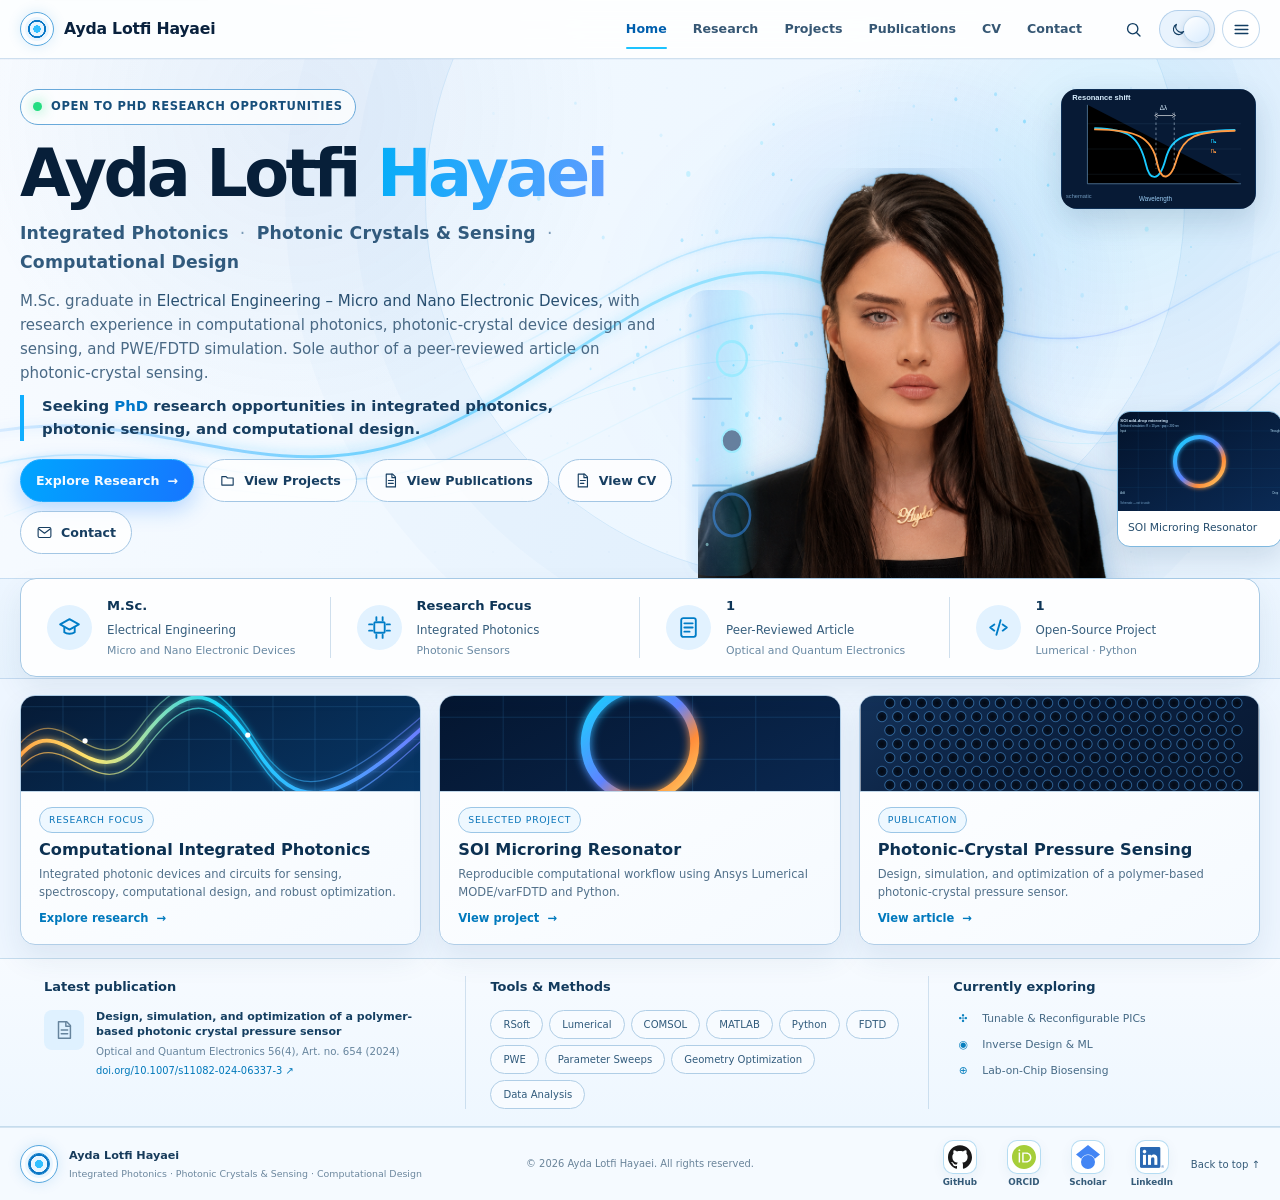
<file: index.html>
<!DOCTYPE html>

<html data-theme="light" lang="en">
<head>
<meta charset="utf-8"/>
<meta content="width=device-width, initial-scale=1" name="viewport"/>
<meta content="Academic website of Ayda Lotfi Hayaei — integrated photonics, photonic sensors, computational design, peer-reviewed research, and reproducible photonics projects." name="description"/>
<meta content="light dark" name="color-scheme"/>
<meta content="#eef6ff" name="theme-color"/>
<title>Ayda Lotfi Hayaei | Integrated Photonics &amp; Photonic Sensors</title>
<link rel="canonical" href="https://aydalotfihayaei.com/"/>
<meta name="robots" content="max-image-preview:large"/>
<meta property="og:image" content="https://aydalotfihayaei.com/assets/images/ayda-search-profile-square.png"/>
<meta property="og:image:alt" content="Portrait of Ayda Lotfi Hayaei"/>

<link href="/favicon.svg" rel="icon" type="image/svg+xml"/>
<link href="/favicon.ico" rel="icon" sizes="any"/>
<script>(function(){document.documentElement.classList.add('js');try{var s=localStorage.getItem('ayda-theme');document.documentElement.dataset.theme=s||'light';}catch(e){document.documentElement.dataset.theme='light';}})();</script>
<link href="/assets/css/main.css" rel="stylesheet"/>
<script type="application/ld+json">
{
  "@context": "https://schema.org",
  "@type": "ProfilePage",
  "url": "https://aydalotfihayaei.com/",
  "primaryImageOfPage": {
    "@type": "ImageObject",
    "url": "https://aydalotfihayaei.com/assets/images/ayda-search-profile-square.png"
  },
  "mainEntity": {
    "@type": "Person",
    "name": "Ayda Lotfi Hayaei",
    "url": "https://aydalotfihayaei.com/",
    "image": "https://aydalotfihayaei.com/assets/images/ayda-search-profile-square.png",
    "email": "mailto:ayda.lotfi.hayaei@gmail.com",
    "sameAs": [
      "https://orcid.org/0009-0008-3706-7934",
      "https://scholar.google.com/citations?user=SgECeIUAAAAJ",
      "https://github.com/aydalotfihayaei",
      "https://www.linkedin.com/in/ayda-lotfi-hayaei/"
    ],
    "knowsAbout": [
      "Integrated photonics",
      "Photonic sensors",
      "Computational photonics",
      "Photonic crystals",
      "Microring resonators"
    ]
  }
}
</script>
</head>
<body class="home-v3" id="top">
<a class="skip-link" href="#main-content">Skip to main content</a>
<header class="site-header" data-site-header="">
<div class="site-header__inner">
<a aria-label="Ayda Lotfi Hayaei home" class="site-brand" href="/">
<span aria-hidden="true" class="site-brand__mark"><span></span></span>
<span class="site-brand__text">Ayda Lotfi Hayaei</span>
</a>
<nav aria-label="Primary navigation" class="site-nav" data-site-nav="" id="primary-navigation">
<ul class="site-nav__list">
<li><a aria-current="page" class="site-nav__link" href="/">Home</a></li>
<li><a class="site-nav__link" href="/research/">Research</a></li>
<li><a class="site-nav__link" href="/projects/">Projects</a></li>
<li><a class="site-nav__link" href="/publications/">Publications</a></li>
<li><a class="site-nav__link" href="/cv/">CV</a></li>
<li><a class="site-nav__link" href="/contact/">Contact</a></li>
</ul>
</nav>
<div class="site-header__controls">
<button aria-label="Search this website" class="header-search-button" data-search-open="" title="Search" type="button">
<svg aria-hidden="true" viewbox="0 0 24 24"><circle cx="11" cy="11" r="6.5"></circle><path d="m16 16 4.2 4.2"></path></svg>
</button>
<button aria-label="Switch color theme" class="icon-button theme-toggle" data-theme-toggle="" title="Switch color theme" type="button">
<span class="theme-toggle__sun"><svg aria-hidden="true" viewbox="0 0 24 24"><circle cx="12" cy="12" r="4"></circle><path d="M12 2v2M12 20v2M4.93 4.93l1.41 1.41M17.66 17.66l1.41 1.41M2 12h2M20 12h2M4.93 19.07l1.41-1.41M17.66 6.34l1.41-1.41"></path></svg></span>
<span class="theme-toggle__moon"><svg aria-hidden="true" viewbox="0 0 24 24"><path d="M20.2 15.3A8.5 8.5 0 0 1 8.7 3.8 8.6 8.6 0 1 0 20.2 15.3Z"></path></svg></span>
</button>
<button aria-controls="primary-navigation" aria-expanded="false" aria-label="Open navigation" class="icon-button nav-toggle" data-nav-toggle="" title="Menu" type="button">
<svg aria-hidden="true" viewbox="0 0 24 24"><path d="M4 7h16M4 12h16M4 17h16"></path></svg>
</button>
</div>
</div>
</header>
<main class="home-main-v3" id="main-content">
<section aria-labelledby="hero-title" class="v3-hero">
<div aria-hidden="true" class="v3-hero__field"><svg aria-hidden="true" preserveaspectratio="none" viewbox="0 0 1536 470">
<defs>
<lineargradient id="heroWaveA" x1="0" x2="1"><stop stop-color="#0c78ff" stop-opacity="0"></stop><stop offset=".28" stop-color="#23baff"></stop><stop offset=".66" stop-color="#74e1ff"></stop><stop offset="1" stop-color="#1675ff" stop-opacity=".12"></stop></lineargradient>
<lineargradient id="heroWaveB" x1="0" x2="1"><stop stop-color="#18a8ff" stop-opacity="0"></stop><stop offset=".50" stop-color="#18b8ff" stop-opacity=".72"></stop><stop offset=".78" stop-color="#6689ff" stop-opacity=".55"></stop><stop offset="1" stop-color="#18a8ff" stop-opacity="0"></stop></lineargradient>
<filter height="260%" id="heroGlowStrong" width="140%" x="-20%" y="-80%"><fegaussianblur result="b" stddeviation="5.5"></fegaussianblur><femerge><femergenode in="b"></femergenode><femergenode in="SourceGraphic"></femergenode></femerge></filter>
<filter height="260%" id="heroGlowSoft" width="140%" x="-20%" y="-80%"><fegaussianblur result="b" stddeviation="2.6"></fegaussianblur><femerge><femergenode in="b"></femergenode><femergenode in="SourceGraphic"></femergenode></femerge></filter>
<radialgradient id="heroHalo"><stop offset="0" stop-color="#41d7ff" stop-opacity=".58"></stop><stop offset="1" stop-color="#1685ff" stop-opacity="0"></stop></radialgradient>
</defs>
<ellipse cx="1050" cy="238" fill="url(#heroHalo)" opacity=".12" rx="365" ry="250"></ellipse>
<path d="M-90 355 C155 282 310 414 535 332 S865 120 1088 245 S1355 386 1628 195" fill="none" filter="url(#heroGlowStrong)" stroke="url(#heroWaveA)" stroke-width="2.7"></path>
<path d="M-85 386 C162 306 335 431 557 356 S905 158 1121 286 S1388 402 1618 236" fill="none" filter="url(#heroGlowSoft)" stroke="#48bfff" stroke-opacity=".40" stroke-width="1.2"></path>
<path d="M5 414 C245 340 402 447 623 373 S950 213 1183 326 S1405 414 1594 299" fill="none" stroke="#9be8ff" stroke-opacity=".22" stroke-width="1.05"></path>
<path d="M535 287 C700 244 767 176 892 163 C1046 148 1118 242 1248 252 C1384 262 1437 195 1570 165" fill="none" filter="url(#heroGlowSoft)" stroke="url(#heroWaveB)" stroke-opacity=".78" stroke-width="1.35"></path>
<path d="M662 315 C789 281 866 262 981 279 C1102 296 1190 350 1306 348 C1421 346 1494 297 1577 263" fill="none" stroke="#47d6ff" stroke-opacity=".28" stroke-width=".8"></path>
<g><circle cx="1219.8" cy="395.0" fill="#43c9ff" opacity="0.38" r="0.8"></circle><circle cx="1425.0" cy="280.4" fill="#43c9ff" opacity="0.16" r="1.0"></circle><circle cx="602.1" cy="106.6" fill="#43c9ff" opacity="0.36" r="1.2"></circle><circle cx="1429.2" cy="170.1" fill="#43c9ff" opacity="0.50" r="1.0"></circle><circle cx="928.3" cy="59.1" fill="#43c9ff" opacity="0.62" r="1.5"></circle><circle cx="708.7" cy="280.4" fill="#43c9ff" opacity="0.37" r="1.2"></circle><circle cx="775.2" cy="260.7" fill="#43c9ff" opacity="0.63" r="1.5"></circle><circle cx="1196.0" cy="64.1" fill="#43c9ff" opacity="0.49" r="1.8"></circle><circle cx="816.2" cy="244.8" fill="#43c9ff" opacity="0.50" r="1.2"></circle><circle cx="638.3" cy="376.9" fill="#43c9ff" opacity="0.16" r="1.2"></circle><circle cx="1278.7" cy="190.4" fill="#43c9ff" opacity="0.48" r="0.8"></circle><circle cx="903.1" cy="375.3" fill="#43c9ff" opacity="0.57" r="2.2"></circle><circle cx="896.2" cy="321.9" fill="#43c9ff" opacity="0.62" r="2.2"></circle><circle cx="658.1" cy="53.4" fill="#43c9ff" opacity="0.11" r="1.2"></circle><circle cx="1118.2" cy="54.9" fill="#43c9ff" opacity="0.32" r="1.2"></circle><circle cx="871.6" cy="379.3" fill="#43c9ff" opacity="0.22" r="1.2"></circle><circle cx="842.5" cy="159.3" fill="#43c9ff" opacity="0.43" r="1.0"></circle><circle cx="1210.1" cy="366.5" fill="#43c9ff" opacity="0.24" r="1.8"></circle><circle cx="1174.8" cy="274.7" fill="#43c9ff" opacity="0.47" r="1.8"></circle><circle cx="1229.4" cy="56.6" fill="#43c9ff" opacity="0.72" r="1.8"></circle><circle cx="1225.0" cy="208.6" fill="#43c9ff" opacity="0.29" r="1.8"></circle><circle cx="1126.2" cy="275.8" fill="#43c9ff" opacity="0.41" r="1.2"></circle><circle cx="1423.1" cy="195.7" fill="#43c9ff" opacity="0.61" r="0.8"></circle><circle cx="626.5" cy="397.8" fill="#43c9ff" opacity="0.15" r="1.2"></circle><circle cx="1146.1" cy="125.1" fill="#43c9ff" opacity="0.39" r="1.5"></circle><circle cx="1113.6" cy="348.8" fill="#43c9ff" opacity="0.64" r="1.8"></circle><circle cx="760.3" cy="275.0" fill="#43c9ff" opacity="0.53" r="1.0"></circle><circle cx="828.3" cy="232.0" fill="#43c9ff" opacity="0.45" r="1.8"></circle><circle cx="967.1" cy="250.6" fill="#43c9ff" opacity="0.31" r="2.2"></circle><circle cx="1221.7" cy="403.7" fill="#43c9ff" opacity="0.54" r="2.2"></circle><circle cx="1031.4" cy="29.0" fill="#43c9ff" opacity="0.33" r="1.0"></circle><circle cx="1182.2" cy="289.1" fill="#43c9ff" opacity="0.36" r="1.8"></circle><circle cx="690.5" cy="40.0" fill="#43c9ff" opacity="0.25" r="1.5"></circle><circle cx="1081.8" cy="205.1" fill="#43c9ff" opacity="0.25" r="2.2"></circle><circle cx="1250.3" cy="159.3" fill="#43c9ff" opacity="0.20" r="1.8"></circle><circle cx="927.8" cy="104.2" fill="#43c9ff" opacity="0.59" r="1.8"></circle><circle cx="911.2" cy="325.0" fill="#43c9ff" opacity="0.61" r="1.2"></circle><circle cx="605.2" cy="204.0" fill="#43c9ff" opacity="0.16" r="1.2"></circle><circle cx="939.1" cy="266.0" fill="#43c9ff" opacity="0.59" r="1.0"></circle><circle cx="836.9" cy="191.5" fill="#43c9ff" opacity="0.49" r="1.2"></circle><circle cx="680.9" cy="347.7" fill="#43c9ff" opacity="0.11" r="1.2"></circle><circle cx="1298.6" cy="213.9" fill="#43c9ff" opacity="0.26" r="2.2"></circle><circle cx="1241.0" cy="177.3" fill="#43c9ff" opacity="0.65" r="1.2"></circle><circle cx="1257.7" cy="114.2" fill="#43c9ff" opacity="0.65" r="1.5"></circle><circle cx="1292.7" cy="260.9" fill="#43c9ff" opacity="0.54" r="1.2"></circle><circle cx="899.0" cy="267.4" fill="#43c9ff" opacity="0.43" r="1.0"></circle><circle cx="793.2" cy="69.1" fill="#43c9ff" opacity="0.21" r="1.8"></circle><circle cx="1035.7" cy="404.7" fill="#43c9ff" opacity="0.35" r="2.2"></circle><circle cx="1194.7" cy="31.9" fill="#43c9ff" opacity="0.52" r="1.8"></circle><circle cx="845.2" cy="324.0" fill="#43c9ff" opacity="0.71" r="0.8"></circle><circle cx="898.2" cy="319.7" fill="#43c9ff" opacity="0.37" r="1.2"></circle><circle cx="1200.0" cy="91.2" fill="#43c9ff" opacity="0.38" r="1.2"></circle><circle cx="955.6" cy="258.3" fill="#43c9ff" opacity="0.71" r="2.2"></circle><circle cx="639.6" cy="157.4" fill="#43c9ff" opacity="0.29" r="1.2"></circle><circle cx="761.0" cy="298.4" fill="#43c9ff" opacity="0.37" r="1.8"></circle><circle cx="746.8" cy="85.1" fill="#43c9ff" opacity="0.36" r="1.2"></circle><circle cx="1169.0" cy="194.4" fill="#43c9ff" opacity="0.24" r="1.0"></circle><circle cx="1468.9" cy="44.3" fill="#43c9ff" opacity="0.18" r="1.8"></circle><circle cx="603.0" cy="235.2" fill="#43c9ff" opacity="0.14" r="1.5"></circle><circle cx="592.1" cy="49.2" fill="#43c9ff" opacity="0.11" r="1.5"></circle><circle cx="860.2" cy="156.4" fill="#43c9ff" opacity="0.32" r="2.2"></circle><circle cx="1096.6" cy="42.7" fill="#43c9ff" opacity="0.29" r="1.5"></circle><circle cx="936.2" cy="325.4" fill="#43c9ff" opacity="0.53" r="1.8"></circle><circle cx="1351.7" cy="225.3" fill="#43c9ff" opacity="0.36" r="2.2"></circle><circle cx="985.0" cy="234.5" fill="#43c9ff" opacity="0.27" r="1.8"></circle><circle cx="765.4" cy="267.7" fill="#43c9ff" opacity="0.54" r="2.2"></circle><circle cx="867.3" cy="330.3" fill="#43c9ff" opacity="0.40" r="2.2"></circle><circle cx="1135.8" cy="381.8" fill="#43c9ff" opacity="0.34" r="2.2"></circle><circle cx="1254.3" cy="387.5" fill="#43c9ff" opacity="0.61" r="1.5"></circle><circle cx="646.5" cy="126.3" fill="#43c9ff" opacity="0.36" r="2.2"></circle><circle cx="1147.0" cy="36.4" fill="#43c9ff" opacity="0.58" r="1.8"></circle><circle cx="808.1" cy="291.0" fill="#43c9ff" opacity="0.30" r="0.8"></circle><circle cx="818.4" cy="163.9" fill="#43c9ff" opacity="0.53" r="1.8"></circle><circle cx="1375.9" cy="326.4" fill="#43c9ff" opacity="0.39" r="2.2"></circle><circle cx="1413.7" cy="383.1" fill="#43c9ff" opacity="0.49" r="1.2"></circle><circle cx="682.2" cy="224.9" fill="#43c9ff" opacity="0.11" r="1.2"></circle><circle cx="973.8" cy="248.3" fill="#43c9ff" opacity="0.49" r="2.2"></circle><circle cx="1469.7" cy="129.4" fill="#43c9ff" opacity="0.20" r="2.2"></circle><circle cx="958.3" cy="163.9" fill="#43c9ff" opacity="0.22" r="1.8"></circle><circle cx="901.8" cy="242.5" fill="#43c9ff" opacity="0.59" r="2.2"></circle><circle cx="723.8" cy="161.5" fill="#43c9ff" opacity="0.33" r="1.8"></circle><circle cx="880.2" cy="277.1" fill="#43c9ff" opacity="0.70" r="1.2"></circle><circle cx="1316.0" cy="132.1" fill="#43c9ff" opacity="0.61" r="2.2"></circle><circle cx="1331.7" cy="34.3" fill="#43c9ff" opacity="0.38" r="1.2"></circle><circle cx="949.7" cy="109.5" fill="#43c9ff" opacity="0.67" r="1.2"></circle><circle cx="896.4" cy="374.1" fill="#43c9ff" opacity="0.38" r="1.5"></circle><circle cx="1345.3" cy="354.8" fill="#43c9ff" opacity="0.24" r="2.2"></circle><circle cx="682.1" cy="401.5" fill="#43c9ff" opacity="0.30" r="1.0"></circle><circle cx="1193.1" cy="128.0" fill="#43c9ff" opacity="0.35" r="1.2"></circle><circle cx="1134.5" cy="257.0" fill="#43c9ff" opacity="0.28" r="1.8"></circle><circle cx="1261.3" cy="40.8" fill="#43c9ff" opacity="0.24" r="1.0"></circle><circle cx="1046.5" cy="316.4" fill="#43c9ff" opacity="0.19" r="0.8"></circle></g>
<g fill="#8be6ff" opacity=".66"><circle cx="826" cy="104" r="2.6"></circle><circle cx="914" cy="76" r="1.9"></circle><circle cx="1120" cy="112" r="2.2"></circle><circle cx="1265" cy="86" r="1.7"></circle><circle cx="1376" cy="154" r="2.4"></circle></g>
</svg></div>
<div class="v3-hero__inner">
<div class="v3-hero__copy">
<p class="v3-status"><span aria-hidden="true"></span>Open to PhD research opportunities</p>
<h1 id="hero-title">Ayda Lotfi <span>Hayaei</span></h1>
<p class="v3-identity">Integrated Photonics <b>·</b> Photonic Crystals &amp; Sensing <b>·</b> Computational Design</p>
<p class="v3-summary">M.Sc. graduate in <strong>Electrical Engineering – Micro and Nano Electronic Devices</strong>, with research experience in computational photonics, photonic-crystal device design and sensing, and PWE/FDTD simulation. Sole author of a peer-reviewed article on photonic-crystal sensing.</p>
<p class="v3-goal">Seeking <em>PhD</em> research opportunities in integrated photonics, photonic sensing, and computational design.</p>
<div aria-label="Primary actions" class="v3-actions">
<a class="v3-button v3-button--primary" href="/research/">Explore Research <span aria-hidden="true">→</span></a>
<a class="v3-button" href="/projects/"><svg aria-hidden="true" viewbox="0 0 24 24"><path d="M4 6.5h6l2 2h8v10H4z"></path></svg>View Projects</a>
<a class="v3-button" href="/publications/"><svg aria-hidden="true" viewbox="0 0 24 24"><path d="M6 3h9l4 4v14H6z"></path><path d="M14 3v5h5M9 12h7M9 16h7"></path></svg>View Publications</a>
<a class="v3-button" href="/cv/"><svg aria-hidden="true" viewbox="0 0 24 24"><path d="M6 3h9l4 4v14H6z"></path><path d="M14 3v5h5M9 12h7M9 16h5"></path></svg>View CV</a>
<a class="v3-button" href="/contact/"><svg aria-hidden="true" viewbox="0 0 24 24"><rect height="14" rx="2" width="18" x="3" y="5"></rect><path d="m4 7 8 6 8-6"></path></svg>Contact</a>
</div>
</div>
<div aria-label="Portrait and photonics research motifs" class="v3-hero__visual">
<div class="v3-resonance"><img alt="Schematic resonance-shift plot, explicitly not research data" src="/assets/generated/resonance-shift.svg"/></div>
<div class="v3-micro"><img alt="Schematic of the selected SOI add-drop microring design" src="/assets/generated/microring-schematic.svg"/><span>SOI Microring Resonator</span></div>
<picture class="v3-portrait">
<img alt="Portrait of Ayda Lotfi Hayaei" decoding="async" fetchpriority="high" height="1537" src="/assets/images/ayda-portrait-cutout-lossless.webp" width="1023"/>
</picture><div aria-hidden="true" class="v5-portrait-edge"><svg preserveaspectratio="none" viewbox="0 0 92 300"><defs><lineargradient id="rail" x1="0" x2="1" y1="0" y2="0"><stop stop-color="#0a74e8" stop-opacity="0"></stop><stop offset=".32" stop-color="#0a7ee9" stop-opacity=".78"></stop><stop offset=".7" stop-color="#22d5ff" stop-opacity=".88"></stop><stop offset="1" stop-color="#7eeaff" stop-opacity="0"></stop></lineargradient><filter id="railGlow"><fegaussianblur result="b" stddeviation="4"></fegaussianblur><femerge><femergenode in="b"></femergenode><femergenode in="SourceGraphic"></femergenode></femerge></filter></defs><rect fill="url(#rail)" height="300" opacity=".34" rx="28" width="92" x="0" y="0"></rect><path d="M58 18V282" filter="url(#railGlow)" opacity=".72" stroke="#45d8ff" stroke-width="3"></path><circle cx="58" cy="72" fill="none" r="18" stroke="#69e4ff" stroke-width="3"></circle><circle cx="58" cy="158" fill="#082d5a" r="12" stroke="#6ae6ff" stroke-width="2"></circle><circle cx="58" cy="236" fill="none" r="22" stroke="#399cff" stroke-width="3"></circle><path d="M10 114H58M10 205H58" opacity=".72" stroke="#238fda" stroke-width="2"></path><g fill="#9cf0ff"><circle cx="17" cy="49" r="2"></circle><circle cx="30" cy="92" r="1.6"></circle><circle cx="16" cy="178" r="2"></circle><circle cx="28" cy="267" r="1.8"></circle></g></svg></div>
</div>
</div>
</section>
<section aria-label="Academic overview" class="v3-metrics">
<div class="v3-metrics__inner">
<article><span class="v3-metric-icon"><svg aria-hidden="true" viewbox="0 0 24 24"><path d="m3 9 9-5 9 5-9 5-9-5Z"></path><path d="M7 12v4.5c2.5 2 7.5 2 10 0V12"></path></svg></span><div><strong>M.Sc.</strong><span>Electrical Engineering</span><small>Micro and Nano Electronic Devices</small></div></article>
<article><span class="v3-metric-icon"><svg aria-hidden="true" viewbox="0 0 24 24"><rect height="10" rx="1" width="10" x="7" y="7"></rect><path d="M9 2v3M15 2v3M9 19v3M15 19v3M2 9h3M2 15h3M19 9h3M19 15h3"></path></svg></span><div><strong>Research Focus</strong><span>Integrated Photonics</span><small>Photonic Sensors</small></div></article>
<article><span class="v3-metric-icon"><svg aria-hidden="true" viewbox="0 0 24 24"><rect height="18" rx="2" width="14" x="5" y="3"></rect><path d="M8 8h8M8 12h8M8 16h5"></path></svg></span><div><strong>1</strong><span>Peer-Reviewed Article</span><small>Optical and Quantum Electronics</small></div></article>
<article><span class="v3-metric-icon"><svg aria-hidden="true" viewbox="0 0 24 24"><path d="m8 9-4 3 4 3M16 9l4 3-4 3M14 5l-4 14"></path></svg></span><div><strong>1</strong><span>Open-Source Project</span><small>Lumerical · Python</small></div></article>
</div>
</section>
<section aria-label="Featured work" class="v3-feature-grid">
<article class="v3-feature-card">
<div class="v3-feature-card__visual"><img alt="Decorative computational-photonics wave visualization; not simulation data" loading="lazy" src="/assets/generated/research-wave.svg"/></div>
<div class="v3-feature-card__body"><span class="v3-tag">Research Focus</span><h2>Computational Integrated Photonics</h2><p>Integrated photonic devices and circuits for sensing, spectroscopy, computational design, and robust optimization.</p><a href="/research/">Explore research <span aria-hidden="true">→</span></a></div>
</article>
<article class="v3-feature-card">
<div class="v3-feature-card__visual"><img alt="Schematic of the SOI add-drop microring project; not to scale" loading="lazy" src="/assets/generated/microring-schematic.svg"/></div>
<div class="v3-feature-card__body"><span class="v3-tag">Selected Project</span><h2>SOI Microring Resonator</h2><p>Reproducible computational workflow using Ansys Lumerical MODE/varFDTD and Python.</p><a href="/projects/soi-microring/">View project <span aria-hidden="true">→</span></a></div>
</article>
<article class="v3-feature-card">
<div class="v3-feature-card__visual"><img alt="Mathematically regular 21 by 23 triangular photonic-crystal lattice with hole radius r equals 0.33a" loading="lazy" src="/assets/generated/phc-lattice.svg"/></div>
<div class="v3-feature-card__body"><span class="v3-tag">Publication</span><h2>Photonic-Crystal Pressure Sensing</h2><p>Design, simulation, and optimization of a polymer-based photonic-crystal pressure sensor.</p><a href="/publications/">View article <span aria-hidden="true">→</span></a></div>
</article>
</section>
<section aria-label="Publication, methods, and current directions" class="v3-lower">
<div class="v3-lower__inner">
<article class="v3-lower__publication">
<h2>Latest publication</h2>
<div><span class="v3-doc-icon"><svg aria-hidden="true" viewbox="0 0 24 24"><path d="M6 3h9l4 4v14H6z"></path><path d="M14 3v5h5M9 12h7M9 16h7"></path></svg></span><p><strong>Design, simulation, and optimization of a polymer-based photonic crystal pressure sensor</strong><span>Optical and Quantum Electronics 56(4), Art. no. 654 (2024)</span><a href="https://doi.org/10.1007/s11082-024-06337-3" rel="noopener noreferrer" target="_blank">doi.org/10.1007/s11082-024-06337-3 ↗</a></p></div>
</article>
<article class="v3-lower__methods">
<h2>Tools &amp; Methods</h2>
<div class="v3-chips"><span>RSoft</span><span>Lumerical</span><span>COMSOL</span><span>MATLAB</span><span>Python</span><span>FDTD</span><span>PWE</span><span>Parameter Sweeps</span><span>Geometry Optimization</span><span>Data Analysis</span></div>
</article>
<article class="v3-lower__exploring">
<h2>Currently exploring</h2>
<ul><li><span>✣</span>Tunable &amp; Reconfigurable PICs</li><li><span>◉</span>Inverse Design &amp; ML</li><li><span>⊕</span>Lab-on-Chip Biosensing</li></ul>
</article>
</div>
</section>
</main>
<footer class="v3-footer">
<div class="v3-footer__inner">
<div class="v3-footer__identity"><span aria-hidden="true" class="site-brand__mark"><span></span></span><p><strong>Ayda Lotfi Hayaei</strong><span>Integrated Photonics · Photonic Crystals &amp; Sensing · Computational Design</span></p></div>
<p class="v3-footer__copyright">© 2026 Ayda Lotfi Hayaei. All rights reserved.</p>
<nav aria-label="Academic profile links" class="v3-footer__links">

  <a class="v5-footer-social-link"
     href="https://github.com/aydalotfihayaei"
     target="_blank"
     rel="noopener noreferrer">
    <span class="v5-footer-social-icon" aria-hidden="true">
      <img src="/assets/images/brands/github.svg" alt="">
    </span>
    <span class="v5-footer-social-label">GitHub</span>
  </a>

  <a class="v5-footer-social-link"
     href="https://orcid.org/0009-0008-3706-7934"
     target="_blank"
     rel="noopener noreferrer">
    <span class="v5-footer-social-icon" aria-hidden="true">
      <img src="/assets/images/brands/orcid.svg" alt="">
    </span>
    <span class="v5-footer-social-label">ORCID</span>
  </a>

  <a class="v5-footer-social-link"
     href="https://scholar.google.com/citations?user=SgECeIUAAAAJ"
     target="_blank"
     rel="noopener noreferrer">
    <span class="v5-footer-social-icon" aria-hidden="true">
      <img src="/assets/images/brands/google-scholar.svg" alt="">
    </span>
    <span class="v5-footer-social-label">Scholar</span>
  </a>

  <a class="v5-footer-social-link"
     href="https://www.linkedin.com/in/ayda-lotfi-hayaei/"
     target="_blank"
     rel="noopener noreferrer">
    <span class="v5-footer-social-icon" aria-hidden="true">
      <img src="/assets/images/brands/linkedin.png" alt="">
    </span>
    <span class="v5-footer-social-label">LinkedIn</span>
  </a>

  <a class="v5-footer-back" href="#top">
    Back to top <span aria-hidden="true">&uarr;</span>
  </a>

</nav>
</div>
</footer>
<a aria-label="Back to top" class="floating-top" data-back-to-top="" href="#top" title="Back to top"><svg aria-hidden="true" viewbox="0 0 24 24"><path d="m6 15 6-6 6 6"></path><path d="M12 9v11"></path></svg></a>
<div class="site-search" data-search-modal="" hidden="">
<button aria-label="Close search" class="site-search__backdrop" data-search-close="" type="button"></button>
<section aria-labelledby="site-search-title" aria-modal="true" class="site-search__dialog" role="dialog">
<div class="site-search__head"><h2 id="site-search-title">Search this website</h2><button aria-label="Close search" data-search-close="" type="button">×</button></div>
<label for="site-search-input">Search pages and topics</label>
<input autocomplete="off" data-search-input="" id="site-search-input" placeholder="e.g. microring, photonic crystal, CV" type="search"/>
<div aria-live="polite" class="site-search__results" data-search-results=""></div>
</section>
</div>
<script defer="" src="/assets/js/main.js"></script>
</body>
</html>
</file>
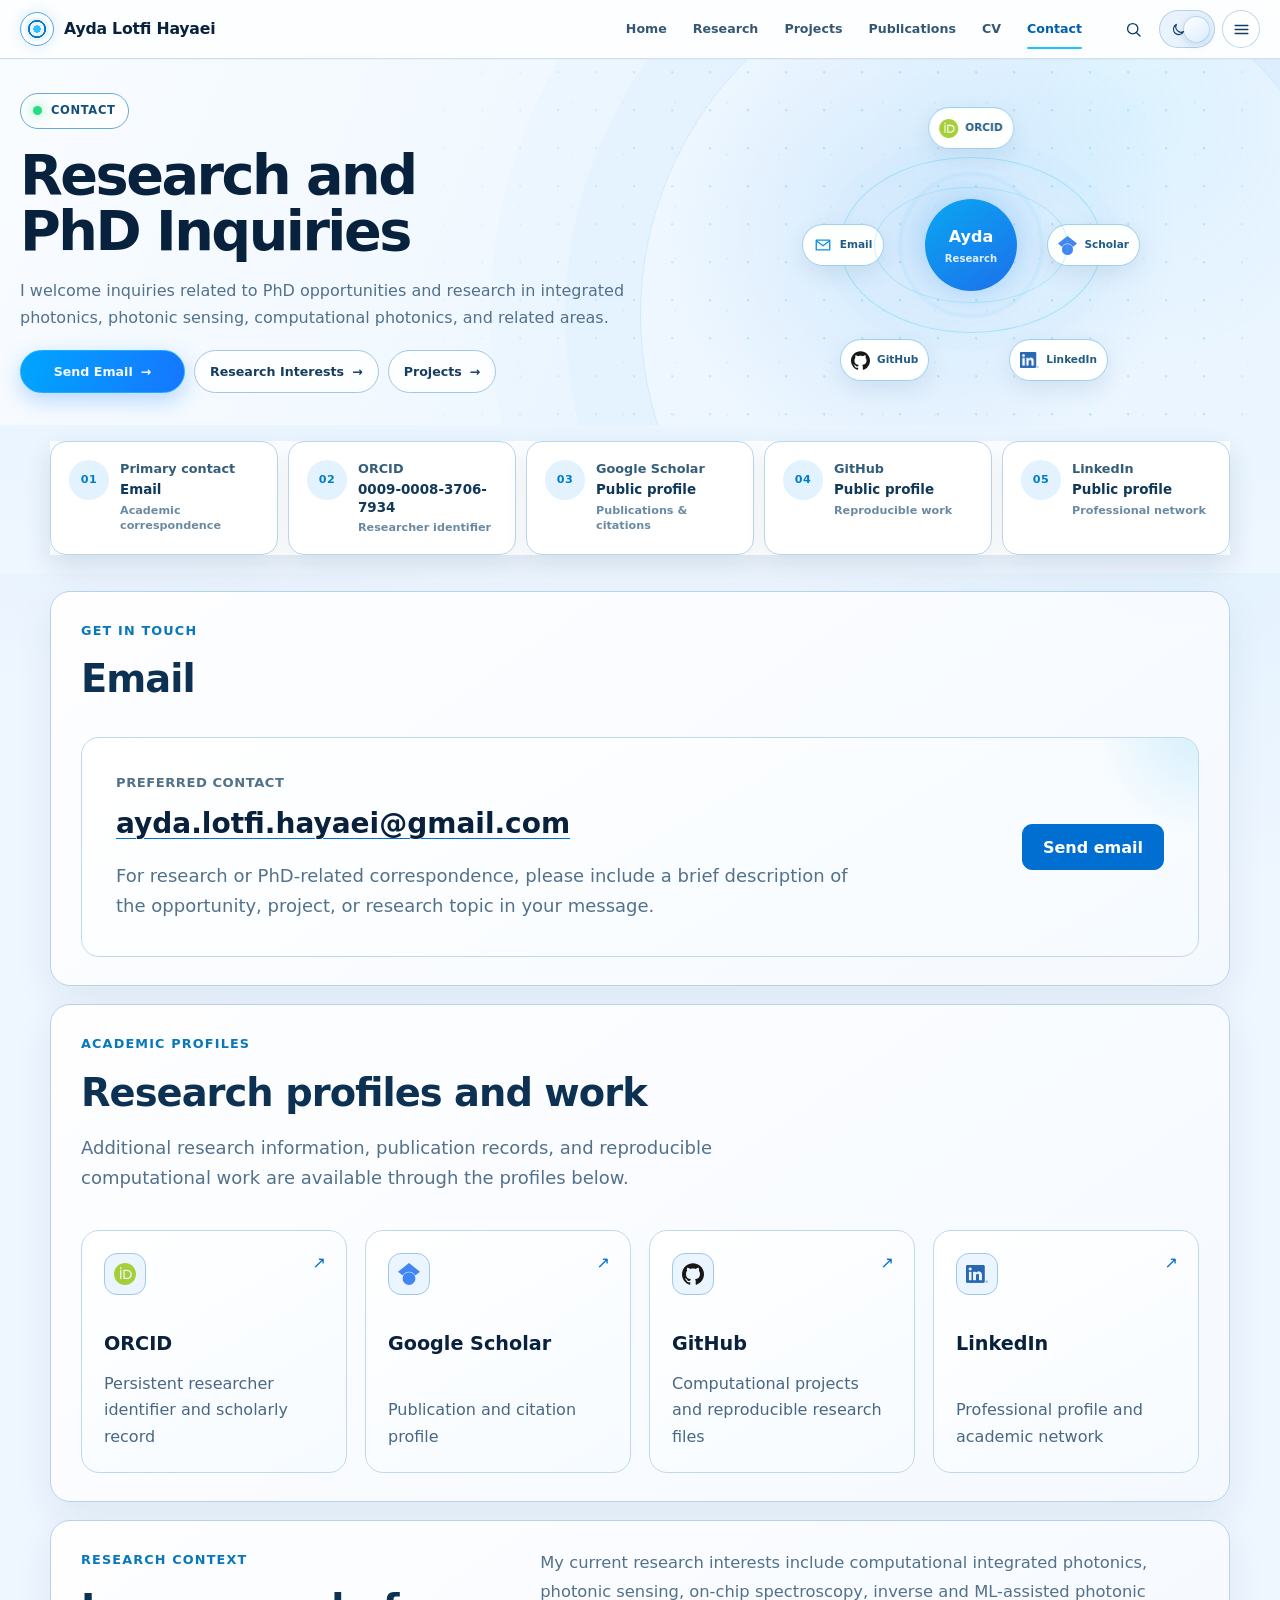
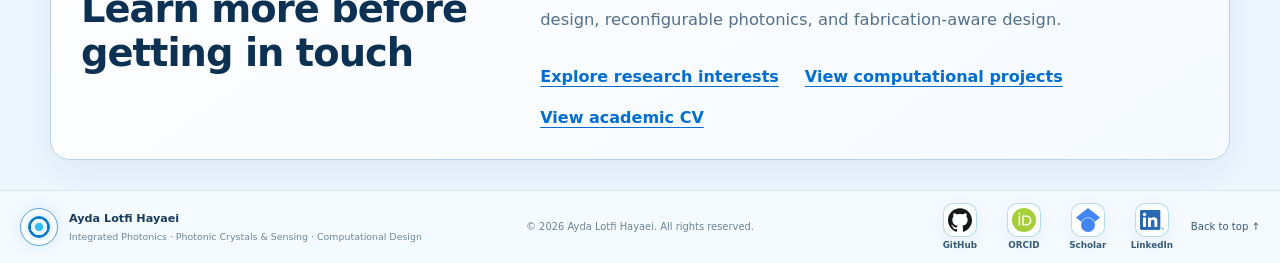
<file: contact/index.html>
<!DOCTYPE html>

<html data-theme="light" lang="en">
<head>
<meta charset="utf-8"/>
<meta content="light dark" name="color-scheme"/><meta content="#f5f8fc" media="(prefers-color-scheme: light)" name="theme-color"/><meta content="#07111f" media="(prefers-color-scheme: dark)" name="theme-color"/><meta content="width=device-width, initial-scale=1" name="viewport"/>
<meta content="Contact Ayda Lotfi Hayaei regarding PhD opportunities and research in integrated photonics, photonic sensing, and computational photonics." name="description"/>
<script>(function(){document.documentElement.classList.add('js');try{var s=localStorage.getItem('ayda-theme');var d=s||'light';document.documentElement.dataset.theme=d;}catch(e){}})();</script><link href="/assets/css/main.css" rel="stylesheet"/>
<title>Contact | Ayda Lotfi Hayaei</title>
<link rel="canonical" href="https://aydalotfihayaei.com/contact/"/>
<link href="/favicon.svg" rel="icon" type="image/svg+xml"/><link href="/favicon.ico" rel="icon" sizes="any"/></head>
<body class="home-v3 subpage-v4 contact-v4" id="top">
<a class="skip-link" href="#main-content">
    Skip to main content
  </a>
<header class="site-header" data-site-header="">
<div class="site-header__inner">
<a aria-label="Ayda Lotfi Hayaei home" class="site-brand" href="/">
<span aria-hidden="true" class="site-brand__mark"><span></span></span>
<span class="site-brand__text">Ayda Lotfi Hayaei</span>
</a>
<nav aria-label="Primary navigation" class="site-nav" data-site-nav="" id="primary-navigation">
<ul class="site-nav__list">
<li><a class="site-nav__link" href="/">Home</a></li>
<li><a class="site-nav__link" href="/research/">Research</a></li>
<li><a class="site-nav__link" href="/projects/">Projects</a></li>
<li><a class="site-nav__link" href="/publications/">Publications</a></li>
<li><a class="site-nav__link" href="/cv/">CV</a></li>
<li><a aria-current="page" class="site-nav__link" href="/contact/">Contact</a></li>
</ul>
</nav>
<div class="site-header__controls">
<button aria-label="Search this website" class="header-search-button" data-search-open="" title="Search" type="button">
<svg aria-hidden="true" viewbox="0 0 24 24"><circle cx="11" cy="11" r="6.5"></circle><path d="m16 16 4.2 4.2"></path></svg>
</button>
<button aria-label="Switch color theme" class="icon-button theme-toggle" data-theme-toggle="" title="Switch color theme" type="button">
<span class="theme-toggle__sun"><svg aria-hidden="true" viewbox="0 0 24 24"><circle cx="12" cy="12" r="4"></circle><path d="M12 2v2M12 20v2M4.93 4.93l1.41 1.41M17.66 17.66l1.41 1.41M2 12h2M20 12h2M4.93 19.07l1.41-1.41M17.66 6.34l1.41-1.41"></path></svg></span>
<span class="theme-toggle__moon"><svg aria-hidden="true" viewbox="0 0 24 24"><path d="M20.2 15.3A8.5 8.5 0 0 1 8.7 3.8 8.6 8.6 0 1 0 20.2 15.3Z"></path></svg></span>
</button>
<button aria-controls="primary-navigation" aria-expanded="false" aria-label="Open navigation" class="icon-button nav-toggle" data-nav-toggle="" title="Menu" type="button">
<svg aria-hidden="true" viewbox="0 0 24 24"><path d="M4 7h16M4 12h16M4 17h16"></path></svg>
</button>
</div>
</div>
</header>
<main class="subpage-main-v4 contact-page" id="main-content"><section aria-labelledby="v4-page-title" class="v4-subhero">
<div aria-hidden="true" class="v4-subhero__field"></div>
<div class="v4-subhero__inner">
<div class="v4-subhero__copy">
<p class="v3-status"><span aria-hidden="true"></span>Contact</p>
<h1 id="v4-page-title">Research and PhD Inquiries</h1>
<p class="v4-subhero__lead">I welcome inquiries related to PhD opportunities and research in integrated photonics, photonic sensing, computational photonics, and related areas.</p>
<div class="v3-actions"><a class="v3-button v3-button--primary" href="mailto:ayda.lotfi.hayaei@gmail.com">Send Email<span aria-hidden="true">→</span></a><a class="v3-button" href="/research/">Research Interests<span aria-hidden="true">→</span></a><a class="v3-button" href="/projects/">Projects<span aria-hidden="true">→</span></a></div>
</div>
<div aria-label="Academic contact channels" class="v4-subhero__visual v4-visual-contact">
<div class="v4-contact-orbit"><div class="v4-contact-core">Ayda<br/><span>Research</span></div><a href="mailto:ayda.lotfi.hayaei@gmail.com">
<span class="v4-orbit-icon v4-orbit-icon--email" aria-hidden="true">
<svg viewBox="0 0 24 24"><path d="M3 5.5h18v13H3z"/><path d="m4 7 8 6 8-6"/></svg>
</span><span>Email</span></a><a href="https://orcid.org/0009-0008-3706-7934" rel="noopener noreferrer" target="_blank"><img src="/assets/images/brands/orcid.svg" alt="" aria-hidden="true"><span>ORCID</span></a><a href="https://scholar.google.com/citations?user=SgECeIUAAAAJ" rel="noopener noreferrer" target="_blank"><img src="/assets/images/brands/google-scholar.svg" alt="" aria-hidden="true"><span>Scholar</span></a><a href="https://github.com/aydalotfihayaei" rel="noopener noreferrer" target="_blank"><img src="/assets/images/brands/github.svg" alt="" aria-hidden="true"><span>GitHub</span></a><a href="https://www.linkedin.com/in/ayda-lotfi-hayaei/" target="_blank" rel="noopener noreferrer"><img src="/assets/images/brands/linkedin.png" alt="" aria-hidden="true"><span>LinkedIn</span></a></div>
</div>
</div>
</section><section aria-label="Page overview" class="v4-page-metrics v5-page-metrics">
  <div class="v3-metrics__inner">

    <article class="v3-metric">
      <span aria-hidden="true" class="v3-metric-icon">01</span>
      <span class="v5-metric-copy">
        <span class="v5-metric-label">Primary contact</span>
        <strong class="v5-metric-value">
          <a href="mailto:ayda.lotfi.hayaei@gmail.com">Email</a>
        </strong>
        <small class="v5-metric-note">Academic correspondence</small>
      </span>
    </article>

    <article class="v3-metric">
      <span aria-hidden="true" class="v3-metric-icon">02</span>
      <span class="v5-metric-copy">
        <span class="v5-metric-label">ORCID</span>
        <strong class="v5-metric-value">
          <a href="https://orcid.org/0009-0008-3706-7934"
             target="_blank"
             rel="noopener noreferrer">0009-0008-3706-7934</a>
        </strong>
        <small class="v5-metric-note">Researcher identifier</small>
      </span>
    </article>

    <article class="v3-metric">
      <span aria-hidden="true" class="v3-metric-icon">03</span>
      <span class="v5-metric-copy">
        <span class="v5-metric-label">Google Scholar</span>
        <strong class="v5-metric-value">
          <a href="https://scholar.google.com/citations?user=SgECeIUAAAAJ"
             target="_blank"
             rel="noopener noreferrer">Public profile</a>
        </strong>
        <small class="v5-metric-note">Publications &amp; citations</small>
      </span>
    </article>

    <article class="v3-metric">
      <span aria-hidden="true" class="v3-metric-icon">04</span>
      <span class="v5-metric-copy">
        <span class="v5-metric-label">GitHub</span>
        <strong class="v5-metric-value">
          <a href="https://github.com/aydalotfihayaei"
             target="_blank"
             rel="noopener noreferrer">Public profile</a>
        </strong>
        <small class="v5-metric-note">Reproducible work</small>
      </span>
    </article>

    <article class="v3-metric">
      <span aria-hidden="true" class="v3-metric-icon">05</span>
      <span class="v5-metric-copy">
        <span class="v5-metric-label">LinkedIn</span>
        <strong class="v5-metric-value">
          <a href="https://www.linkedin.com/in/ayda-lotfi-hayaei/"
             target="_blank"
             rel="noopener noreferrer">Public profile</a>
        </strong>
        <small class="v5-metric-note">Professional network</small>
      </span>
    </article>

  </div>
</section>
<!-- =====================================================
         Hero
         ===================================================== -->
<!-- =====================================================
         Primary contact
         ===================================================== -->
<section aria-labelledby="contact-primary-title" class="contact-primary" data-reveal="">
<div class="contact-page__inner contact-section">
<div class="contact-section__heading">
<p class="contact-section__eyebrow">
            Get in touch
          </p>
<h2 id="contact-primary-title">
            Email
          </h2>
</div>
<div class="contact-primary__card">
<div class="contact-primary__content">
<p class="contact-primary__label">
              Preferred contact
            </p>
<address class="contact-primary__address">
<a href="mailto:ayda.lotfi.hayaei@gmail.com">
                ayda.lotfi.hayaei@gmail.com
              </a>
</address>
<p class="contact-primary__note">
              For research or PhD-related correspondence, please include
              a brief description of the opportunity, project, or research
              topic in your message.
            </p>
</div>
<a class="contact-primary__action" href="mailto:ayda.lotfi.hayaei@gmail.com">
            Send email
          </a>
</div>
</div>
</section>
<!-- =====================================================
         Academic profiles
         ===================================================== -->
<section aria-labelledby="contact-profiles-title" class="contact-profiles" data-reveal="">
<div class="contact-page__inner contact-section">
<div class="contact-section__heading">
<p class="contact-section__eyebrow">
            Academic Profiles
          </p>
<h2 id="contact-profiles-title">
            Research profiles and work
          </h2>
<p class="contact-section__lead">
            Additional research information, publication records,
            and reproducible computational work are available through
            the profiles below.
          </p>
</div>
<ul class="contact-profiles__grid">
<li>
<a class="contact-profile-card" href="https://orcid.org/0009-0008-3706-7934"><span class="contact-profile-card__icon"><img src="/assets/images/brands/orcid.svg" alt="" aria-hidden="true"></span>
<span class="contact-profile-card__name">
                ORCID
              </span>
<span class="contact-profile-card__description">
                Persistent researcher identifier and scholarly record
              </span>
</a>
</li>
<li>
<a class="contact-profile-card" href="https://scholar.google.com/citations?user=SgECeIUAAAAJ"><span class="contact-profile-card__icon"><img src="/assets/images/brands/google-scholar.svg" alt="" aria-hidden="true"></span>
<span class="contact-profile-card__name">
                Google Scholar
              </span>
<span class="contact-profile-card__description">
                Publication and citation profile
              </span>
</a>
</li>
<li>
<a class="contact-profile-card" href="https://github.com/aydalotfihayaei"><span class="contact-profile-card__icon"><img src="/assets/images/brands/github.svg" alt="" aria-hidden="true"></span>
<span class="contact-profile-card__name">
                GitHub
              </span>
<span class="contact-profile-card__description">
                Computational projects and reproducible research files
              </span>
</a>
        </li>
        <li>
<a class="contact-profile-card"
             href="https://www.linkedin.com/in/ayda-lotfi-hayaei/"
             target="_blank"
             rel="noopener noreferrer">
            <span class="contact-profile-card__icon">
              <img src="/assets/images/brands/linkedin.png"
                   alt=""
                   aria-hidden="true">
            </span>
            <span class="contact-profile-card__name">LinkedIn</span>
            <span class="contact-profile-card__description">
              Professional profile and academic network
            </span>
          </a>
        </li>
</ul>
</div>
</section>
<!-- =====================================================
         Research context
         ===================================================== -->
<section aria-labelledby="contact-context-title" class="contact-context" data-reveal="">
<div class="contact-page__inner contact-section">
<div class="contact-context__layout">
<div class="contact-context__heading">
<p class="contact-section__eyebrow">
              Research Context
            </p>
<h2 id="contact-context-title">
              Learn more before getting in touch
            </h2>
</div>
<div class="contact-context__content">
<p>
              My current research interests include computational
              integrated photonics, photonic sensing, on-chip
              spectroscopy, inverse and ML-assisted photonic design,
              reconfigurable photonics, and fabrication-aware design.
            </p>
<div class="contact-context__links">
<a href="/research/">
                Explore research interests
              </a>
<a href="/projects/">
                View computational projects
              </a>
<a href="/cv/">
                View academic CV
              </a>
</div>
</div>
</div>
</div>
</section>
</main>
<footer class="v3-footer">
<div class="v3-footer__inner">
<div class="v3-footer__identity"><span aria-hidden="true" class="site-brand__mark"><span></span></span><p><strong>Ayda Lotfi Hayaei</strong><span>Integrated Photonics · Photonic Crystals &amp; Sensing · Computational Design</span></p></div>
<p class="v3-footer__copyright">© 2026 Ayda Lotfi Hayaei. All rights reserved.</p>
<nav aria-label="Academic profile links" class="v3-footer__links">

  <a class="v5-footer-social-link"
     href="https://github.com/aydalotfihayaei"
     target="_blank"
     rel="noopener noreferrer">
    <span class="v5-footer-social-icon" aria-hidden="true">
      <img src="/assets/images/brands/github.svg" alt="">
    </span>
    <span class="v5-footer-social-label">GitHub</span>
  </a>

  <a class="v5-footer-social-link"
     href="https://orcid.org/0009-0008-3706-7934"
     target="_blank"
     rel="noopener noreferrer">
    <span class="v5-footer-social-icon" aria-hidden="true">
      <img src="/assets/images/brands/orcid.svg" alt="">
    </span>
    <span class="v5-footer-social-label">ORCID</span>
  </a>

  <a class="v5-footer-social-link"
     href="https://scholar.google.com/citations?user=SgECeIUAAAAJ"
     target="_blank"
     rel="noopener noreferrer">
    <span class="v5-footer-social-icon" aria-hidden="true">
      <img src="/assets/images/brands/google-scholar.svg" alt="">
    </span>
    <span class="v5-footer-social-label">Scholar</span>
  </a>

  <a class="v5-footer-social-link"
     href="https://www.linkedin.com/in/ayda-lotfi-hayaei/"
     target="_blank"
     rel="noopener noreferrer">
    <span class="v5-footer-social-icon" aria-hidden="true">
      <img src="/assets/images/brands/linkedin.png" alt="">
    </span>
    <span class="v5-footer-social-label">LinkedIn</span>
  </a>

  <a class="v5-footer-back" href="#top">
    Back to top <span aria-hidden="true">&uarr;</span>
  </a>

</nav>
</div>
</footer>
<a aria-label="Back to top" class="floating-top" data-back-to-top="" href="#top" title="Back to top"><svg aria-hidden="true" viewbox="0 0 24 24"><path d="m6 15 6-6 6 6"></path><path d="M12 9v11"></path></svg></a><div class="site-search" data-search-modal="" hidden="">
<button aria-label="Close search" class="site-search__backdrop" data-search-close="" type="button"></button>
<section aria-labelledby="site-search-title" aria-modal="true" class="site-search__dialog" role="dialog">
<div class="site-search__head"><h2 id="site-search-title">Search this website</h2><button aria-label="Close search" data-search-close="" type="button">×</button></div>
<label for="site-search-input">Search pages and topics</label>
<input autocomplete="off" data-search-input="" id="site-search-input" placeholder="e.g. microring, photonic crystal, CV" type="search"/>
<div aria-live="polite" class="site-search__results" data-search-results=""></div>
</section>
</div>
<script defer="" src="/assets/js/main.js"></script></body>
</html>
</file>
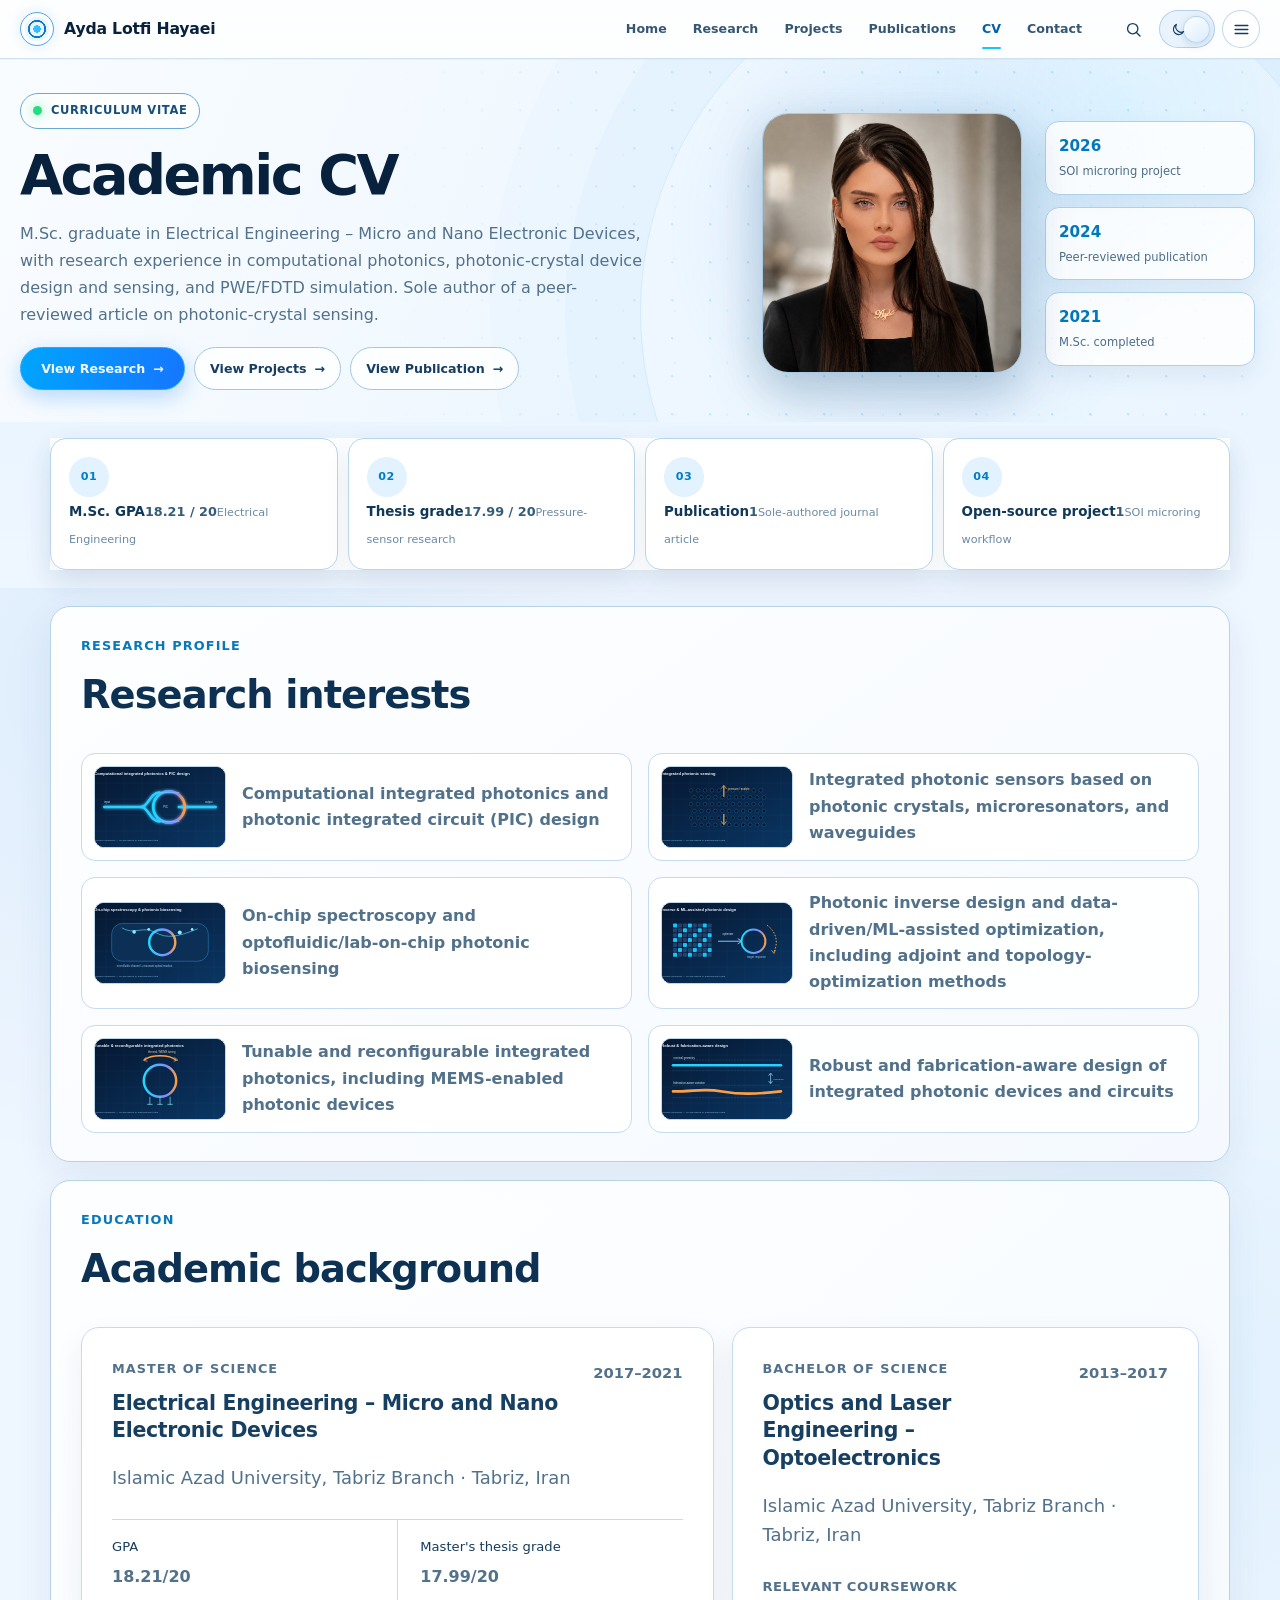
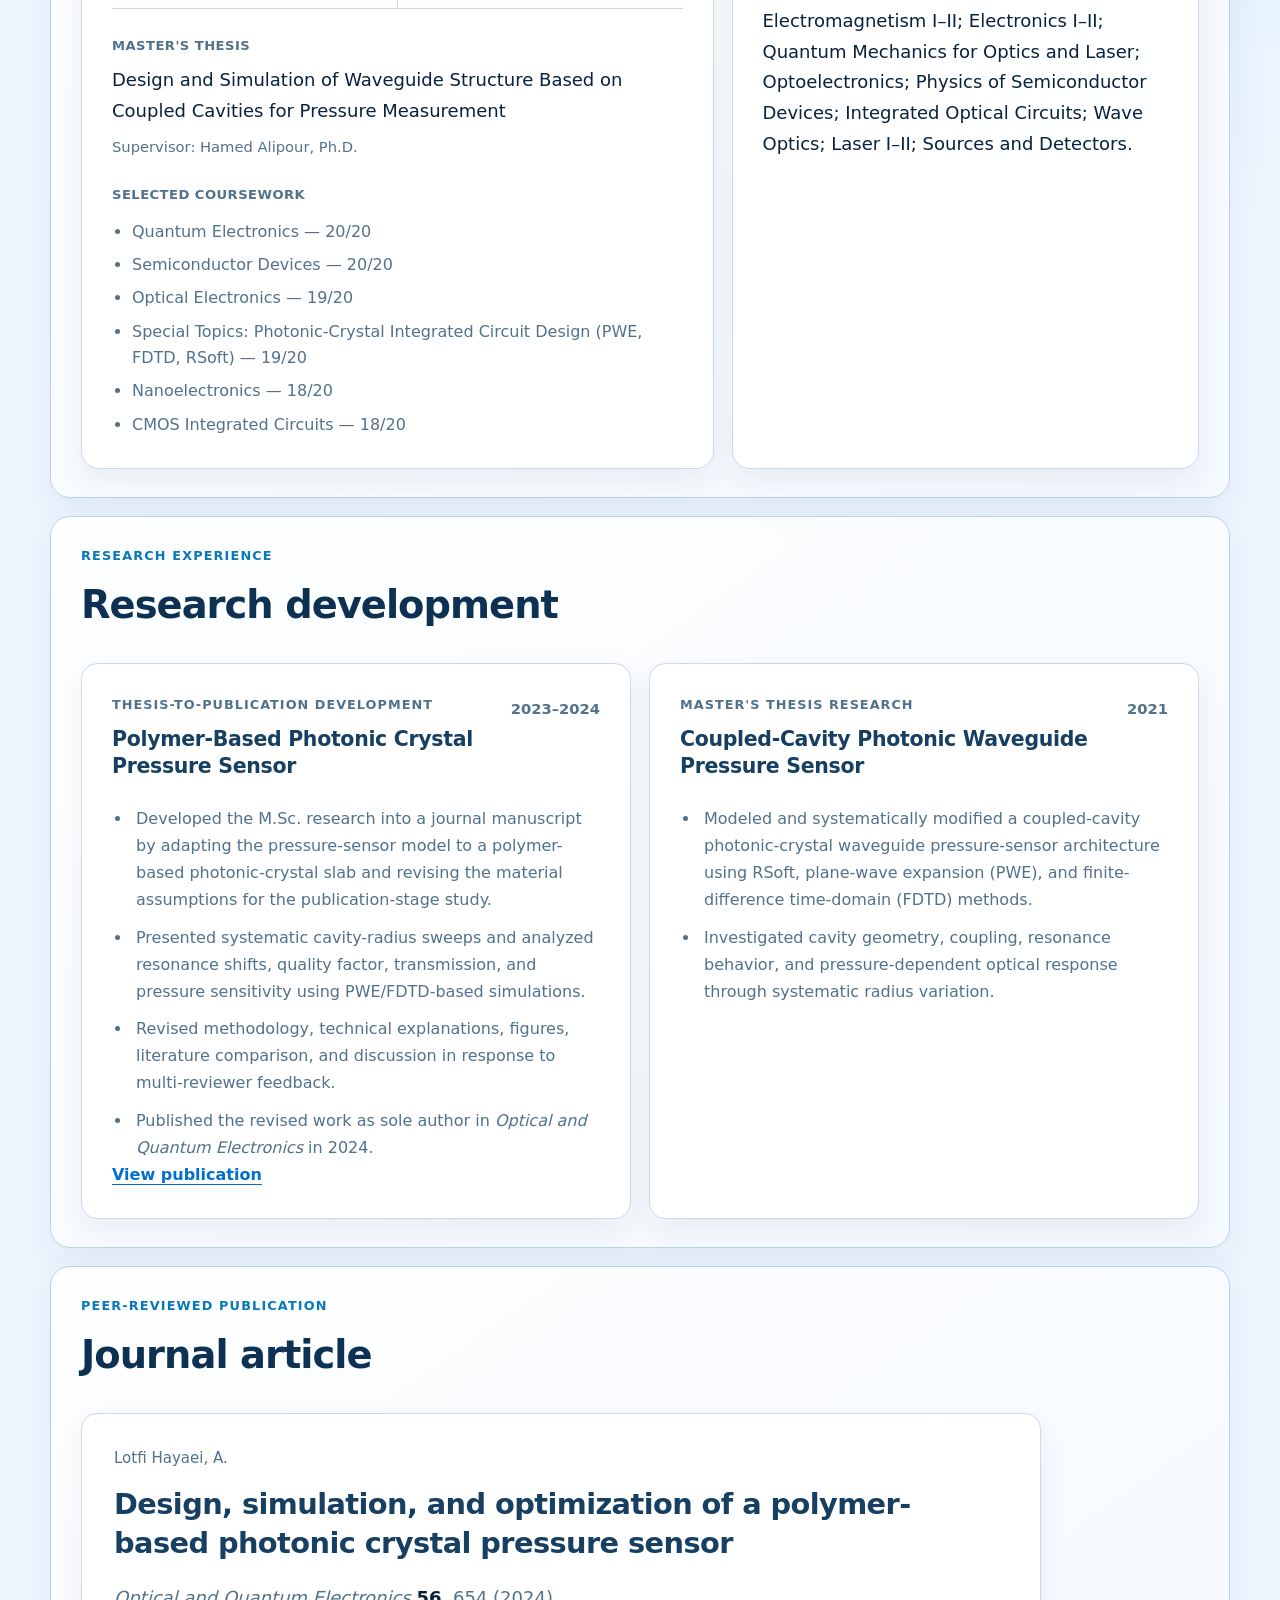
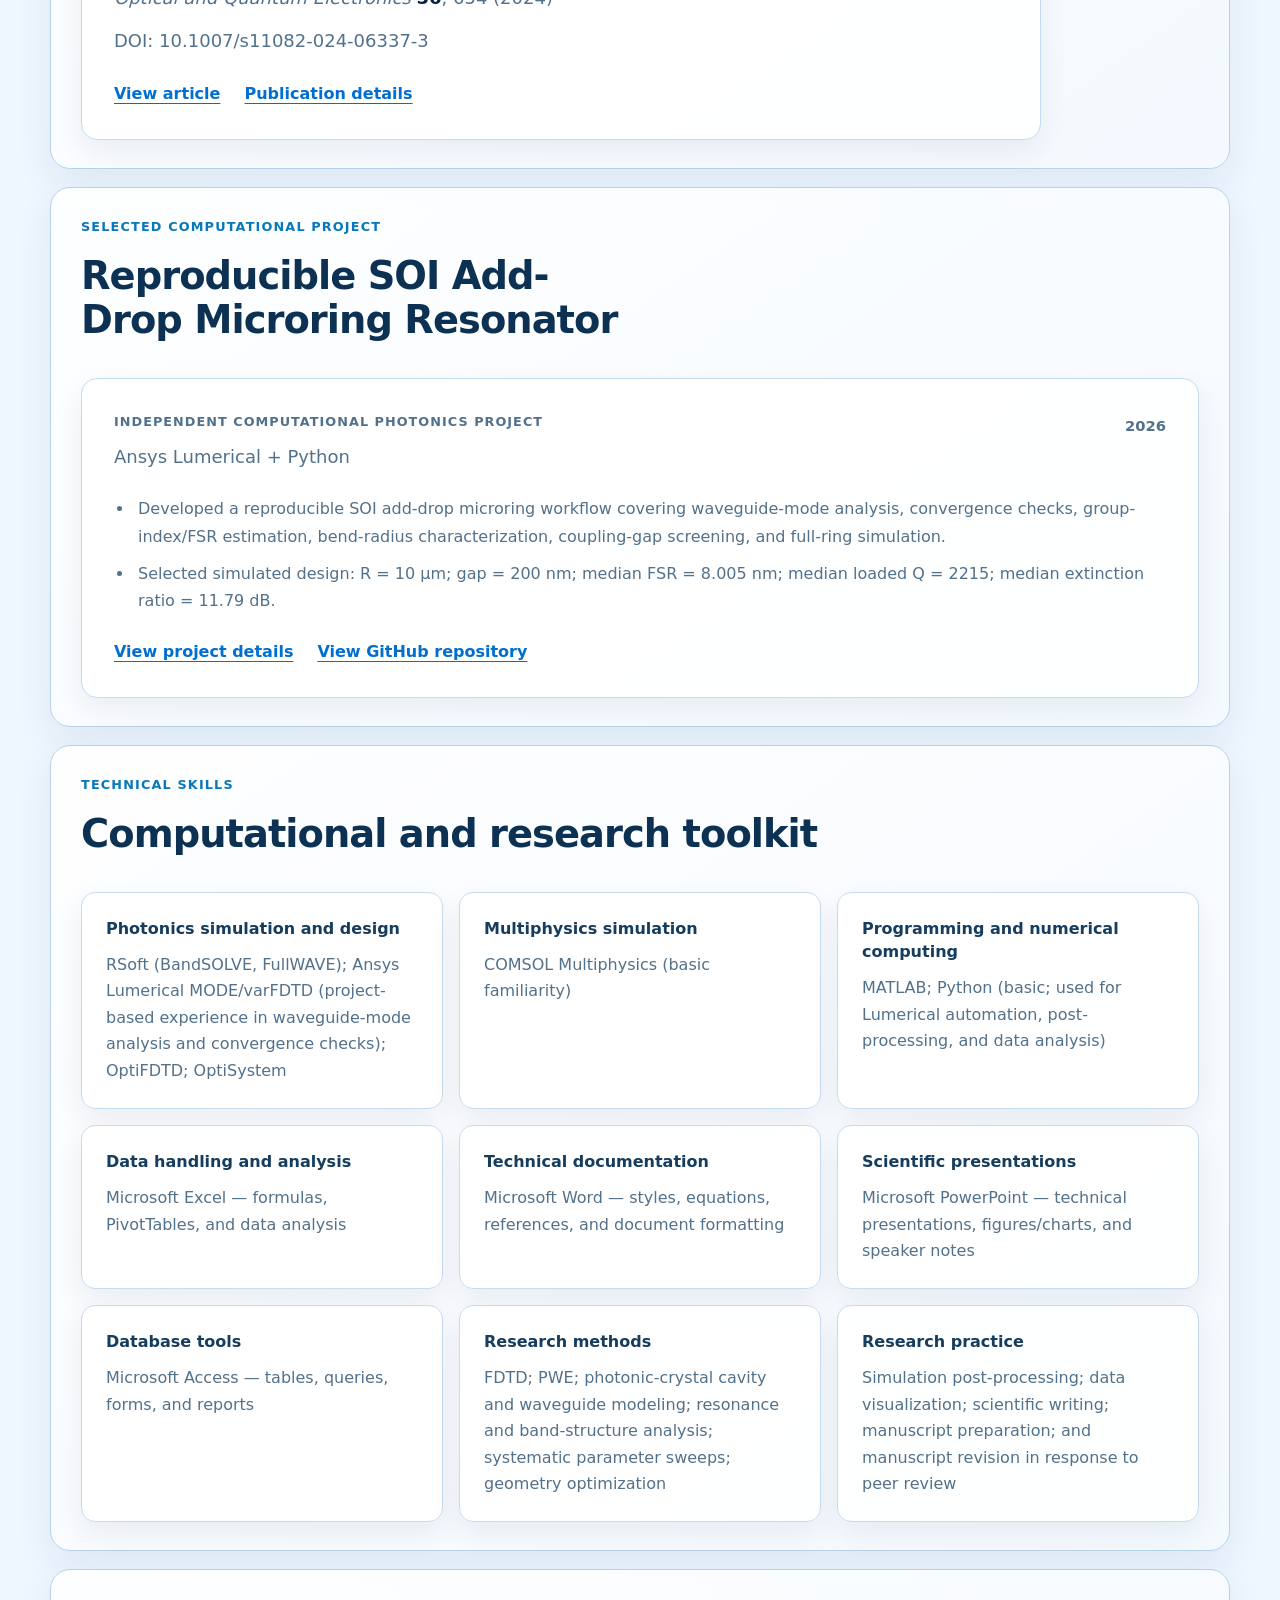
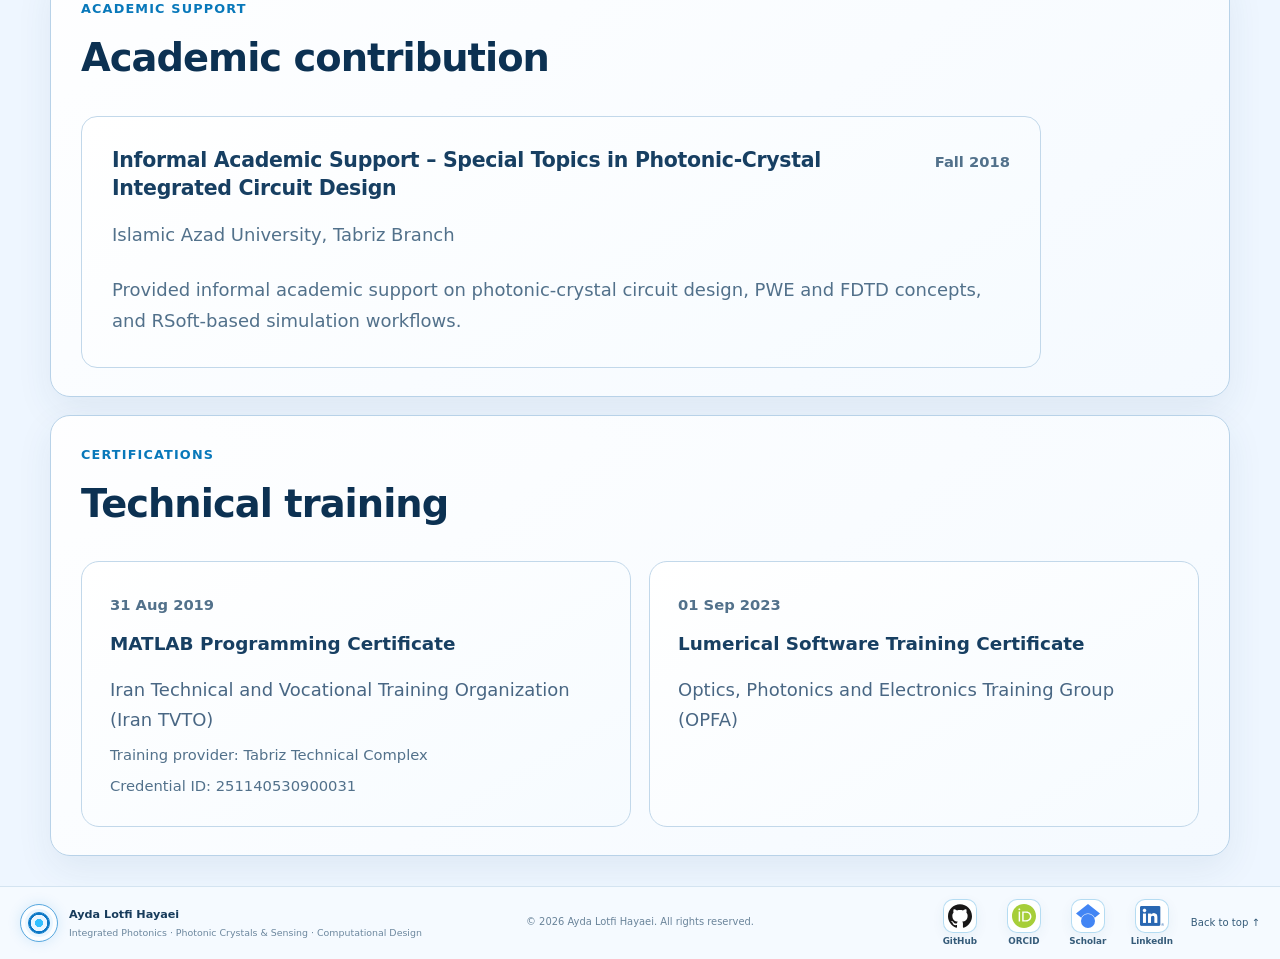
<file: cv/index.html>
<!DOCTYPE html>

<html data-theme="light" lang="en">
<head>
<meta charset="utf-8"/>
<meta content="light dark" name="color-scheme"/><meta content="#f5f8fc" media="(prefers-color-scheme: light)" name="theme-color"/><meta content="#07111f" media="(prefers-color-scheme: dark)" name="theme-color"/><meta content="width=device-width, initial-scale=1" name="viewport"/>
<meta content="Academic CV of Ayda Lotfi Hayaei, focused on integrated photonics, photonic sensors, computational design, research experience, technical skills, and training." name="description"/>
<script>(function(){document.documentElement.classList.add('js');try{var s=localStorage.getItem('ayda-theme');var d=s||'light';document.documentElement.dataset.theme=d;}catch(e){}})();</script><link href="/assets/css/main.css" rel="stylesheet"/>
<title>CV | Ayda Lotfi Hayaei</title>
<link rel="canonical" href="https://aydalotfihayaei.com/cv/"/>
<link href="/favicon.svg" rel="icon" type="image/svg+xml"/><link href="/favicon.ico" rel="icon" sizes="any"/></head>
<body class="home-v3 subpage-v4 cv-v4" id="top">
<a class="skip-link" href="#main-content">
    Skip to main content
  </a>
<header class="site-header" data-site-header="">
<div class="site-header__inner">
<a aria-label="Ayda Lotfi Hayaei home" class="site-brand" href="/">
<span aria-hidden="true" class="site-brand__mark"><span></span></span>
<span class="site-brand__text">Ayda Lotfi Hayaei</span>
</a>
<nav aria-label="Primary navigation" class="site-nav" data-site-nav="" id="primary-navigation">
<ul class="site-nav__list">
<li><a class="site-nav__link" href="/">Home</a></li>
<li><a class="site-nav__link" href="/research/">Research</a></li>
<li><a class="site-nav__link" href="/projects/">Projects</a></li>
<li><a class="site-nav__link" href="/publications/">Publications</a></li>
<li><a aria-current="page" class="site-nav__link" href="/cv/">CV</a></li>
<li><a class="site-nav__link" href="/contact/">Contact</a></li>
</ul>
</nav>
<div class="site-header__controls">
<button aria-label="Search this website" class="header-search-button" data-search-open="" title="Search" type="button">
<svg aria-hidden="true" viewbox="0 0 24 24"><circle cx="11" cy="11" r="6.5"></circle><path d="m16 16 4.2 4.2"></path></svg>
</button>
<button aria-label="Switch color theme" class="icon-button theme-toggle" data-theme-toggle="" title="Switch color theme" type="button">
<span class="theme-toggle__sun"><svg aria-hidden="true" viewbox="0 0 24 24"><circle cx="12" cy="12" r="4"></circle><path d="M12 2v2M12 20v2M4.93 4.93l1.41 1.41M17.66 17.66l1.41 1.41M2 12h2M20 12h2M4.93 19.07l1.41-1.41M17.66 6.34l1.41-1.41"></path></svg></span>
<span class="theme-toggle__moon"><svg aria-hidden="true" viewbox="0 0 24 24"><path d="M20.2 15.3A8.5 8.5 0 0 1 8.7 3.8 8.6 8.6 0 1 0 20.2 15.3Z"></path></svg></span>
</button>
<button aria-controls="primary-navigation" aria-expanded="false" aria-label="Open navigation" class="icon-button nav-toggle" data-nav-toggle="" title="Menu" type="button">
<svg aria-hidden="true" viewbox="0 0 24 24"><path d="M4 7h16M4 12h16M4 17h16"></path></svg>
</button>
</div>
</div>
</header>
<main class="subpage-main-v4 cv-page" id="main-content"><section aria-labelledby="v4-page-title" class="v4-subhero">
<div aria-hidden="true" class="v4-subhero__field"></div>
<div class="v4-subhero__inner">
<div class="v4-subhero__copy">
<p class="v3-status"><span aria-hidden="true"></span>Curriculum Vitae</p>
<h1 id="v4-page-title">Academic CV</h1>
<p class="v4-subhero__lead">M.Sc. graduate in Electrical Engineering – Micro and Nano Electronic Devices, with research experience in computational photonics, photonic-crystal device design and sensing, and PWE/FDTD simulation. Sole author of a peer-reviewed article on photonic-crystal sensing.</p>
<div class="v3-actions"><a class="v3-button v3-button--primary" href="/research/">View Research<span aria-hidden="true">→</span></a><a class="v3-button" href="/projects/">View Projects<span aria-hidden="true">→</span></a><a class="v3-button" href="/publications/">View Publication<span aria-hidden="true">→</span></a></div>
</div>
<div class="v4-subhero__visual v4-visual-cv">
<div class="v4-cv-portrait v5-cv-portrait-square"><img alt="Portrait of Ayda Lotfi Hayaei, cropped from the original photograph without facial or jewelry alteration" src="/assets/images/ayda-portrait-square-source.png"/></div>
<div aria-label="Academic milestones" class="v4-cv-timeline"><span><b>2026</b>SOI microring project</span><span><b>2024</b>Peer-reviewed publication</span><span><b>2021</b>M.Sc. completed</span></div>
</div>
</div>
</section><section aria-label="Page overview" class="v4-page-metrics v5-page-metrics"><div class="v3-metrics__inner"><article><span aria-hidden="true" class="v3-metric-icon">01</span><div><strong>M.Sc. GPA</strong><span>18.21 / 20</span><small>Electrical Engineering</small></div></article><article><span aria-hidden="true" class="v3-metric-icon">02</span><div><strong>Thesis grade</strong><span>17.99 / 20</span><small>Pressure-sensor research</small></div></article><article><span aria-hidden="true" class="v3-metric-icon">03</span><div><strong>Publication</strong><span>1</span><small>Sole-authored journal article</small></div></article><article><span aria-hidden="true" class="v3-metric-icon">04</span><div><strong>Open-source project</strong><span>1</span><small>SOI microring workflow</small></div></article></div></section>
<!-- =====================================================
         Hero
         ===================================================== -->
<!-- =====================================================
         Research interests
         ===================================================== -->
<section aria-labelledby="cv-interests-title" class="cv-interests" data-reveal="">
<div class="cv-page__inner cv-section">
<div class="cv-section__heading">
<p class="cv-section__eyebrow">
            Research Profile
          </p>
<h2 id="cv-interests-title">
            Research interests
          </h2>
</div>
<ul class="cv-interests__list">
<li><img alt="Concept schematic of integrated waveguides and a ring resonator for PIC design" class="v5-cv-interest-visual" loading="lazy" src="/assets/generated/v5/research-pic.svg"/><span>Computational integrated photonics and photonic integrated
            circuit (PIC) design</span></li>
<li><img alt="Concept schematic of a photonic-crystal sensing platform" class="v5-cv-interest-visual" loading="lazy" src="/assets/generated/v5/research-sensing.svg"/><span>Integrated photonic sensors based on photonic crystals,
            microresonators, and waveguides</span></li>
<li><img alt="Concept schematic of optofluidic lab-on-chip photonic biosensing" class="v5-cv-interest-visual" loading="lazy" src="/assets/generated/v5/research-biosensing.svg"/><span>On-chip spectroscopy and optofluidic/lab-on-chip photonic
            biosensing</span></li>
<li><img alt="Concept schematic of inverse and ML-assisted photonic design" class="v5-cv-interest-visual" loading="lazy" src="/assets/generated/v5/research-inverse.svg"/><span>Photonic inverse design and data-driven/ML-assisted
            optimization, including adjoint and topology-optimization
            methods</span></li>
<li><img alt="Concept schematic of tunable and MEMS-enabled integrated photonics" class="v5-cv-interest-visual" loading="lazy" src="/assets/generated/v5/research-tunable.svg"/><span>Tunable and reconfigurable integrated photonics, including
            MEMS-enabled photonic devices</span></li>
<li><img alt="Concept schematic of robust fabrication-aware photonic design" class="v5-cv-interest-visual" loading="lazy" src="/assets/generated/v5/research-robust.svg"/><span>Robust and fabrication-aware design of integrated photonic
            devices and circuits</span></li>
</ul>
</div>
</section>
<!-- =====================================================
         Education
         ===================================================== -->
<section aria-labelledby="cv-education-title" class="cv-education" data-reveal="">
<div class="cv-page__inner cv-section">
<div class="cv-section__heading">
<p class="cv-section__eyebrow">
            Education
          </p>
<h2 id="cv-education-title">
            Academic background
          </h2>
</div>
<div class="cv-education__grid">
<article aria-labelledby="cv-msc-title" class="cv-education__card">
<div class="cv-entry__header">
<div>
<p class="cv-entry__type">
                  Master of Science
                </p>
<h3 id="cv-msc-title">
                  Electrical Engineering – Micro and Nano Electronic Devices
                </h3>
</div>
<p class="cv-entry__date">
                2017–2021
              </p>
</div>
<p class="cv-entry__institution">
              Islamic Azad University, Tabriz Branch · Tabriz, Iran
            </p>
<dl class="cv-education__metrics">
<div>
<dt>GPA</dt>
<dd>18.21/20</dd>
</div>
<div>
<dt>Master's thesis grade</dt>
<dd>17.99/20</dd>
</div>
</dl>
<div class="cv-education__thesis">
<p class="cv-entry__label">
                Master's thesis
              </p>
<p>
                Design and Simulation of Waveguide Structure Based on
                Coupled Cavities for Pressure Measurement
              </p>
<p class="cv-entry__secondary">
                Supervisor: Hamed Alipour, Ph.D.
              </p>
</div>
<div class="cv-coursework">
<p class="cv-entry__label">
                Selected coursework
              </p>
<ul>
<li>Quantum Electronics — 20/20</li>
<li>Semiconductor Devices — 20/20</li>
<li>Optical Electronics — 19/20</li>
<li>
                  Special Topics: Photonic-Crystal Integrated Circuit
                  Design (PWE, FDTD, RSoft) — 19/20
                </li>
<li>Nanoelectronics — 18/20</li>
<li>CMOS Integrated Circuits — 18/20</li>
</ul>
</div>
</article>
<article aria-labelledby="cv-bsc-title" class="cv-education__card">
<div class="cv-entry__header">
<div>
<p class="cv-entry__type">
                  Bachelor of Science
                </p>
<h3 id="cv-bsc-title">
                  Optics and Laser Engineering – Optoelectronics
                </h3>
</div>
<p class="cv-entry__date">
                2013–2017
              </p>
</div>
<p class="cv-entry__institution">
              Islamic Azad University, Tabriz Branch · Tabriz, Iran
            </p>
<div class="cv-coursework">
<p class="cv-entry__label">
                Relevant coursework
              </p>
<p>
                Electromagnetism I–II; Electronics I–II; Quantum Mechanics for Optics and Laser; Optoelectronics; Physics of Semiconductor Devices; Integrated Optical Circuits; Wave Optics; Laser I–II; Sources and Detectors.
              </p>
</div>
</article>
</div>
</div>
</section>
<!-- =====================================================
         Research experience
         ===================================================== -->
<section aria-labelledby="cv-research-title" class="cv-research" data-reveal="">
<div class="cv-page__inner cv-section">
<div class="cv-section__heading">
<p class="cv-section__eyebrow">
            Research Experience
          </p>
<h2 id="cv-research-title">
            Research development
          </h2>
</div>
<div class="cv-research__entries">
<article aria-labelledby="cv-publication-development-title" class="cv-research__entry">
<div class="cv-entry__header">
<div>
<p class="cv-entry__type">
                  Thesis-to-Publication Development
                </p>
<h3 id="cv-publication-development-title">
                  Polymer-Based Photonic Crystal Pressure Sensor
                </h3>
</div>
<p class="cv-entry__date">
                2023–2024
              </p>
</div>
<ul class="cv-entry__bullets">
<li>
                Developed the M.Sc. research into a journal manuscript by
                adapting the pressure-sensor model to a polymer-based
                photonic-crystal slab and revising the material assumptions
                for the publication-stage study.
              </li>
<li>
                Presented systematic cavity-radius sweeps and analyzed
                resonance shifts, quality factor, transmission, and pressure
                sensitivity using PWE/FDTD-based simulations.
              </li>
<li>
                Revised methodology, technical explanations, figures,
                literature comparison, and discussion in response to
                multi-reviewer feedback.
              </li>
<li>
                Published the revised work as sole author in
                <cite>Optical and Quantum Electronics</cite> in 2024.
              </li>
</ul>
<a class="cv-entry__link" href="/publications/">
              View publication
            </a>
</article>
<article aria-labelledby="cv-thesis-research-title" class="cv-research__entry">
<div class="cv-entry__header">
<div>
<p class="cv-entry__type">
                  Master's Thesis Research
                </p>
<h3 id="cv-thesis-research-title">
                  Coupled-Cavity Photonic Waveguide Pressure Sensor
                </h3>
</div>
<p class="cv-entry__date">
                2021
              </p>
</div>
<ul class="cv-entry__bullets">
<li>
                Modeled and systematically modified a coupled-cavity
                photonic-crystal waveguide pressure-sensor architecture
                using RSoft, plane-wave expansion (PWE), and
                finite-difference time-domain (FDTD) methods.
              </li>
<li>
                Investigated cavity geometry, coupling, resonance behavior,
                and pressure-dependent optical response through systematic
                radius variation.
              </li>
</ul>
</article>
</div>
</div>
</section>
<!-- =====================================================
         Publication
         ===================================================== -->
<section aria-labelledby="cv-publication-title" class="cv-publication" data-reveal="">
<div class="cv-page__inner cv-section">
<div class="cv-section__heading">
<p class="cv-section__eyebrow">
            Peer-Reviewed Publication
          </p>
<h2 id="cv-publication-title">
            Journal article
          </h2>
</div>
<article class="cv-publication__card">
<p class="cv-publication__author">
            Lotfi Hayaei, A.
          </p>
<h3>
            Design, simulation, and optimization of a polymer-based
            photonic crystal pressure sensor
          </h3>
<p class="cv-publication__journal">
<cite>Optical and Quantum Electronics</cite>
<strong>56</strong>, 654 (2024)
          </p>
<p class="cv-publication__doi">
            DOI: 10.1007/s11082-024-06337-3
          </p>
<div class="cv-publication__actions">
<a class="cv-entry__link" href="https://doi.org/10.1007/s11082-024-06337-3">
              View article
            </a>
<a class="cv-entry__link" href="/publications/">
              Publication details
            </a>
</div>
</article>
</div>
</section>
<!-- =====================================================
         Selected project
         ===================================================== -->
<section aria-labelledby="cv-project-title" class="cv-project" data-reveal="">
<div class="cv-page__inner cv-section">
<div class="cv-section__heading">
<p class="cv-section__eyebrow">
            Selected Computational Project
          </p>
<h2 id="cv-project-title">
            Reproducible SOI Add-Drop Microring Resonator
          </h2>
</div>
<article class="cv-project__card">
<div class="cv-entry__header">
<div>
<p class="cv-entry__type">
                Independent Computational Photonics Project
              </p>
<p class="cv-project__tools">
                Ansys Lumerical + Python
              </p>
</div>
<p class="cv-entry__date">
              2026
            </p>
</div>
<ul class="cv-entry__bullets">
<li>
              Developed a reproducible SOI add-drop microring workflow
              covering waveguide-mode analysis, convergence checks,
              group-index/FSR estimation, bend-radius characterization,
              coupling-gap screening, and full-ring simulation.
            </li>
<li>
              Selected simulated design: R = 10 µm; gap = 200 nm;
              median FSR = 8.005 nm; median loaded Q = 2215;
              median extinction ratio = 11.79 dB.
            </li>
</ul>
<div class="cv-project__actions">
<a class="cv-entry__link" href="/projects/soi-microring/">
              View project details
            </a>
<a class="cv-entry__link" href="https://github.com/aydalotfihayaei/reproducible-soi-microring">
              View GitHub repository
            </a>
</div>
</article>
</div>
</section>
<!-- =====================================================
         Technical skills
         ===================================================== -->
<section aria-labelledby="cv-skills-title" class="cv-skills" data-reveal="">
<div class="cv-page__inner cv-section">
<div class="cv-section__heading">
<p class="cv-section__eyebrow">
            Technical Skills
          </p>
<h2 id="cv-skills-title">
            Computational and research toolkit
          </h2>
</div>
<dl class="cv-skills__grid">
<div>
<dt>Photonics simulation and design</dt>
<dd>
              RSoft (BandSOLVE, FullWAVE); Ansys Lumerical MODE/varFDTD (project-based experience in waveguide-mode analysis and convergence checks); OptiFDTD; OptiSystem
            </dd>
</div>
<div>
<dt>Multiphysics simulation</dt>
<dd>
              COMSOL Multiphysics (basic familiarity)
            </dd>
</div>
<div>
<dt>Programming and numerical computing</dt>
<dd>
              MATLAB; Python (basic; used for Lumerical automation, post-processing, and data analysis)
            </dd>
</div>
<div>
<dt>Data handling and analysis</dt>
<dd>
              Microsoft Excel — formulas, PivotTables, and data analysis
            </dd>
</div>
<div>
<dt>Technical documentation</dt>
<dd>
              Microsoft Word — styles, equations, references, and
              document formatting
            </dd>
</div>
<div>
<dt>Scientific presentations</dt>
<dd>
              Microsoft PowerPoint — technical presentations,
              figures/charts, and speaker notes
            </dd>
</div>
<div>
<dt>Database tools</dt>
<dd>
              Microsoft Access — tables, queries, forms, and reports
            </dd>
</div>
<div>
<dt>Research methods</dt>
<dd>
              FDTD; PWE; photonic-crystal cavity and waveguide modeling;
              resonance and band-structure analysis; systematic parameter
              sweeps; geometry optimization
            </dd>
</div>
<div>
<dt>Research practice</dt>
<dd>
              Simulation post-processing; data visualization; scientific
              writing; manuscript preparation; and manuscript revision
              in response to peer review
            </dd>
</div>
</dl>
</div>
</section>
<!-- =====================================================
         Academic support
         ===================================================== -->
<section aria-labelledby="cv-support-title" class="cv-support" data-reveal="">
<div class="cv-page__inner cv-section">
<div class="cv-section__heading">
<p class="cv-section__eyebrow">
            Academic Support
          </p>
<h2 id="cv-support-title">
            Academic contribution
          </h2>
</div>
<article class="cv-support__card">
<div class="cv-entry__header">
<div>
<h3>
                Informal Academic Support – Special Topics in
                Photonic-Crystal Integrated Circuit Design
              </h3>
<p class="cv-entry__institution">
                Islamic Azad University, Tabriz Branch
              </p>
</div>
<p class="cv-entry__date">
              Fall 2018
            </p>
</div>
<p>
            Provided informal academic support on photonic-crystal
            circuit design, PWE and FDTD concepts, and RSoft-based
            simulation workflows.
          </p>
</article>
</div>
</section>
<!-- =====================================================
         Certifications
         ===================================================== -->
<section aria-labelledby="cv-certifications-title" class="cv-certifications" data-reveal="">
<div class="cv-page__inner cv-section">
<div class="cv-section__heading">
<p class="cv-section__eyebrow">
            Certifications
          </p>
<h2 id="cv-certifications-title">
            Technical training
          </h2>
</div>
<div class="cv-certifications__grid">
<article class="cv-certification">
<p class="cv-entry__date">
              31 Aug 2019
            </p>
<h3>
              MATLAB Programming Certificate
            </h3>
<p>
              Iran Technical and Vocational Training Organization
              (Iran TVTO)
            </p>
<p class="cv-entry__secondary">
              Training provider: Tabriz Technical Complex
            </p>
<p class="cv-entry__secondary">
              Credential ID: 251140530900031
            </p>
</article>
<article class="cv-certification">
<p class="cv-entry__date">
              01 Sep 2023
            </p>
<h3>
              Lumerical Software Training Certificate
            </h3>
<p>
              Optics, Photonics and Electronics Training Group (OPFA)
            </p>
</article>
</div>
</div>
</section>
<!-- =====================================================
         Languages
         ===================================================== -->
</main>
<footer class="v3-footer">
<div class="v3-footer__inner">
<div class="v3-footer__identity"><span aria-hidden="true" class="site-brand__mark"><span></span></span><p><strong>Ayda Lotfi Hayaei</strong><span>Integrated Photonics · Photonic Crystals &amp; Sensing · Computational Design</span></p></div>
<p class="v3-footer__copyright">© 2026 Ayda Lotfi Hayaei. All rights reserved.</p>
<nav aria-label="Academic profile links" class="v3-footer__links">

  <a class="v5-footer-social-link"
     href="https://github.com/aydalotfihayaei"
     target="_blank"
     rel="noopener noreferrer">
    <span class="v5-footer-social-icon" aria-hidden="true">
      <img src="/assets/images/brands/github.svg" alt="">
    </span>
    <span class="v5-footer-social-label">GitHub</span>
  </a>

  <a class="v5-footer-social-link"
     href="https://orcid.org/0009-0008-3706-7934"
     target="_blank"
     rel="noopener noreferrer">
    <span class="v5-footer-social-icon" aria-hidden="true">
      <img src="/assets/images/brands/orcid.svg" alt="">
    </span>
    <span class="v5-footer-social-label">ORCID</span>
  </a>

  <a class="v5-footer-social-link"
     href="https://scholar.google.com/citations?user=SgECeIUAAAAJ"
     target="_blank"
     rel="noopener noreferrer">
    <span class="v5-footer-social-icon" aria-hidden="true">
      <img src="/assets/images/brands/google-scholar.svg" alt="">
    </span>
    <span class="v5-footer-social-label">Scholar</span>
  </a>

  <a class="v5-footer-social-link"
     href="https://www.linkedin.com/in/ayda-lotfi-hayaei/"
     target="_blank"
     rel="noopener noreferrer">
    <span class="v5-footer-social-icon" aria-hidden="true">
      <img src="/assets/images/brands/linkedin.png" alt="">
    </span>
    <span class="v5-footer-social-label">LinkedIn</span>
  </a>

  <a class="v5-footer-back" href="#top">
    Back to top <span aria-hidden="true">&uarr;</span>
  </a>

</nav>
</div>
</footer>
<a aria-label="Back to top" class="floating-top" data-back-to-top="" href="#top" title="Back to top"><svg aria-hidden="true" viewbox="0 0 24 24"><path d="m6 15 6-6 6 6"></path><path d="M12 9v11"></path></svg></a><div class="site-search" data-search-modal="" hidden="">
<button aria-label="Close search" class="site-search__backdrop" data-search-close="" type="button"></button>
<section aria-labelledby="site-search-title" aria-modal="true" class="site-search__dialog" role="dialog">
<div class="site-search__head"><h2 id="site-search-title">Search this website</h2><button aria-label="Close search" data-search-close="" type="button">×</button></div>
<label for="site-search-input">Search pages and topics</label>
<input autocomplete="off" data-search-input="" id="site-search-input" placeholder="e.g. microring, photonic crystal, CV" type="search"/>
<div aria-live="polite" class="site-search__results" data-search-results=""></div>
</section>
</div>
<script defer="" src="/assets/js/main.js"></script></body>
</html>
</file>
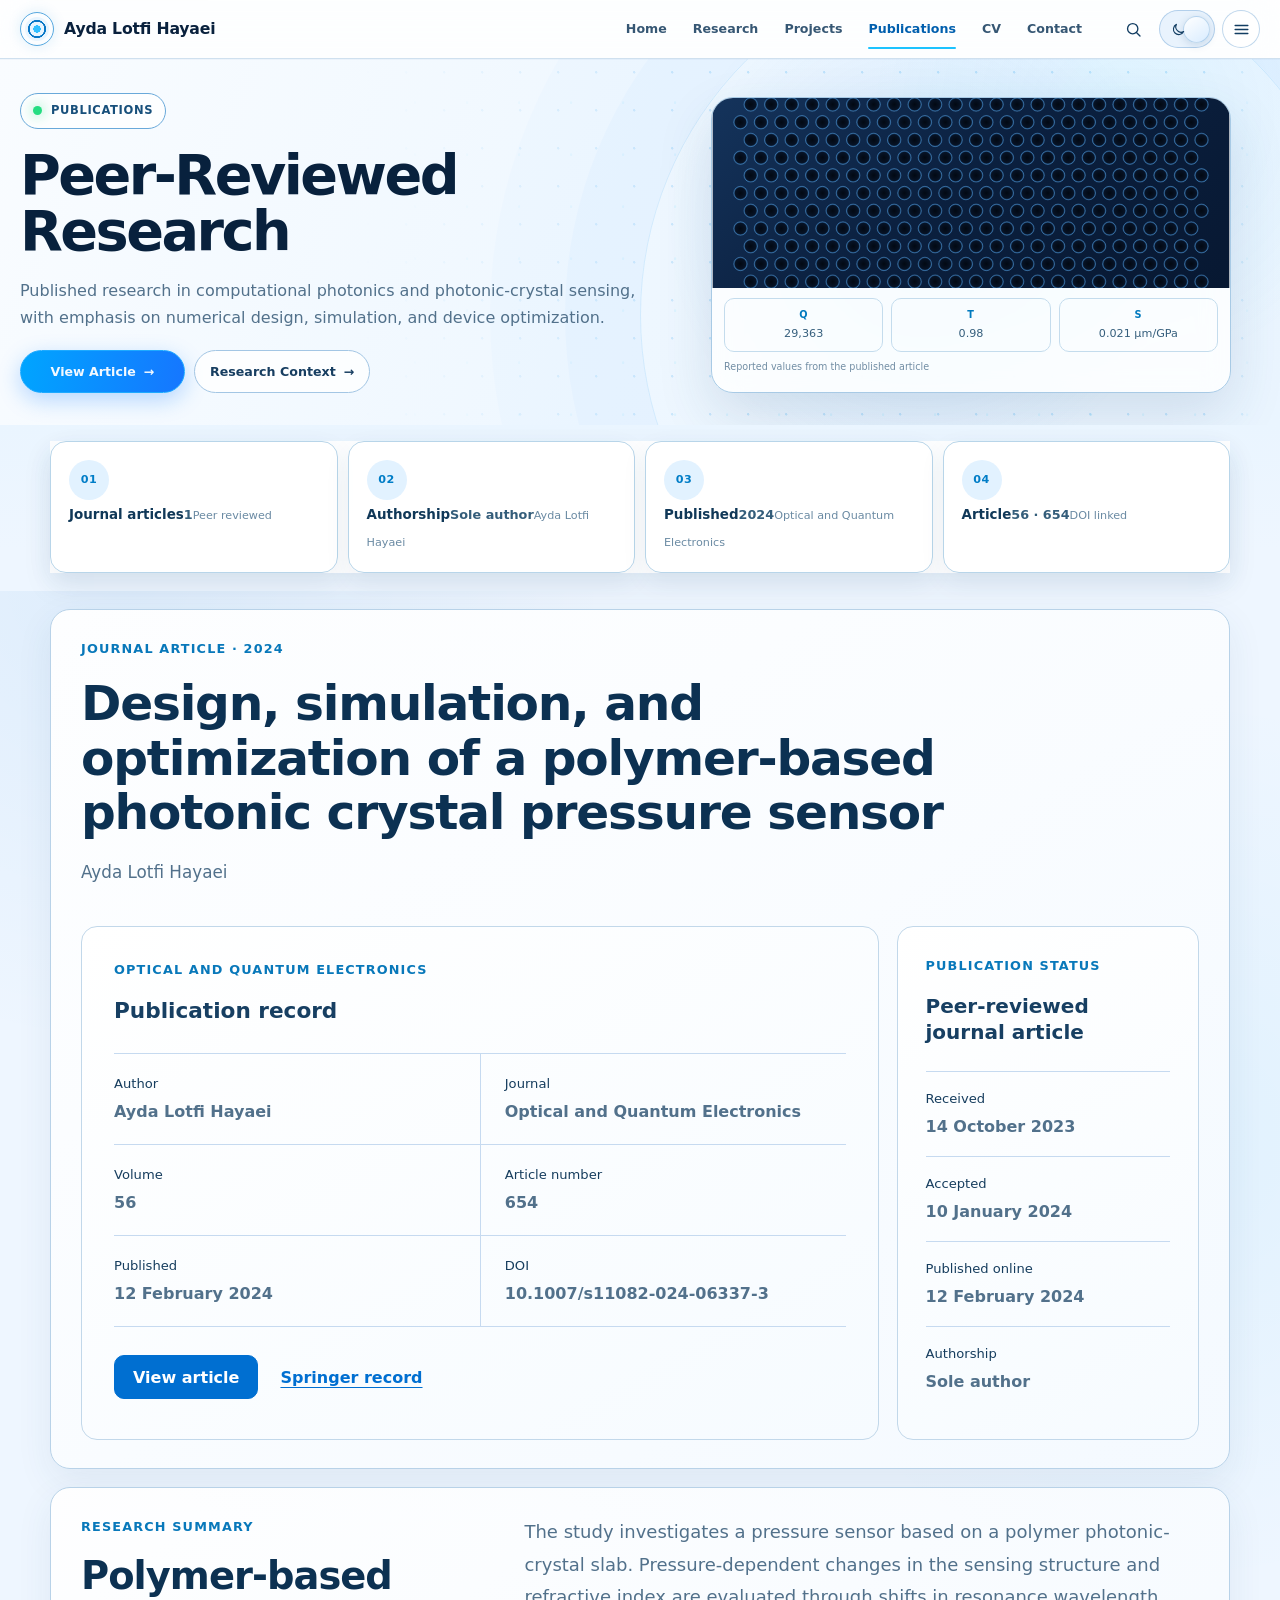
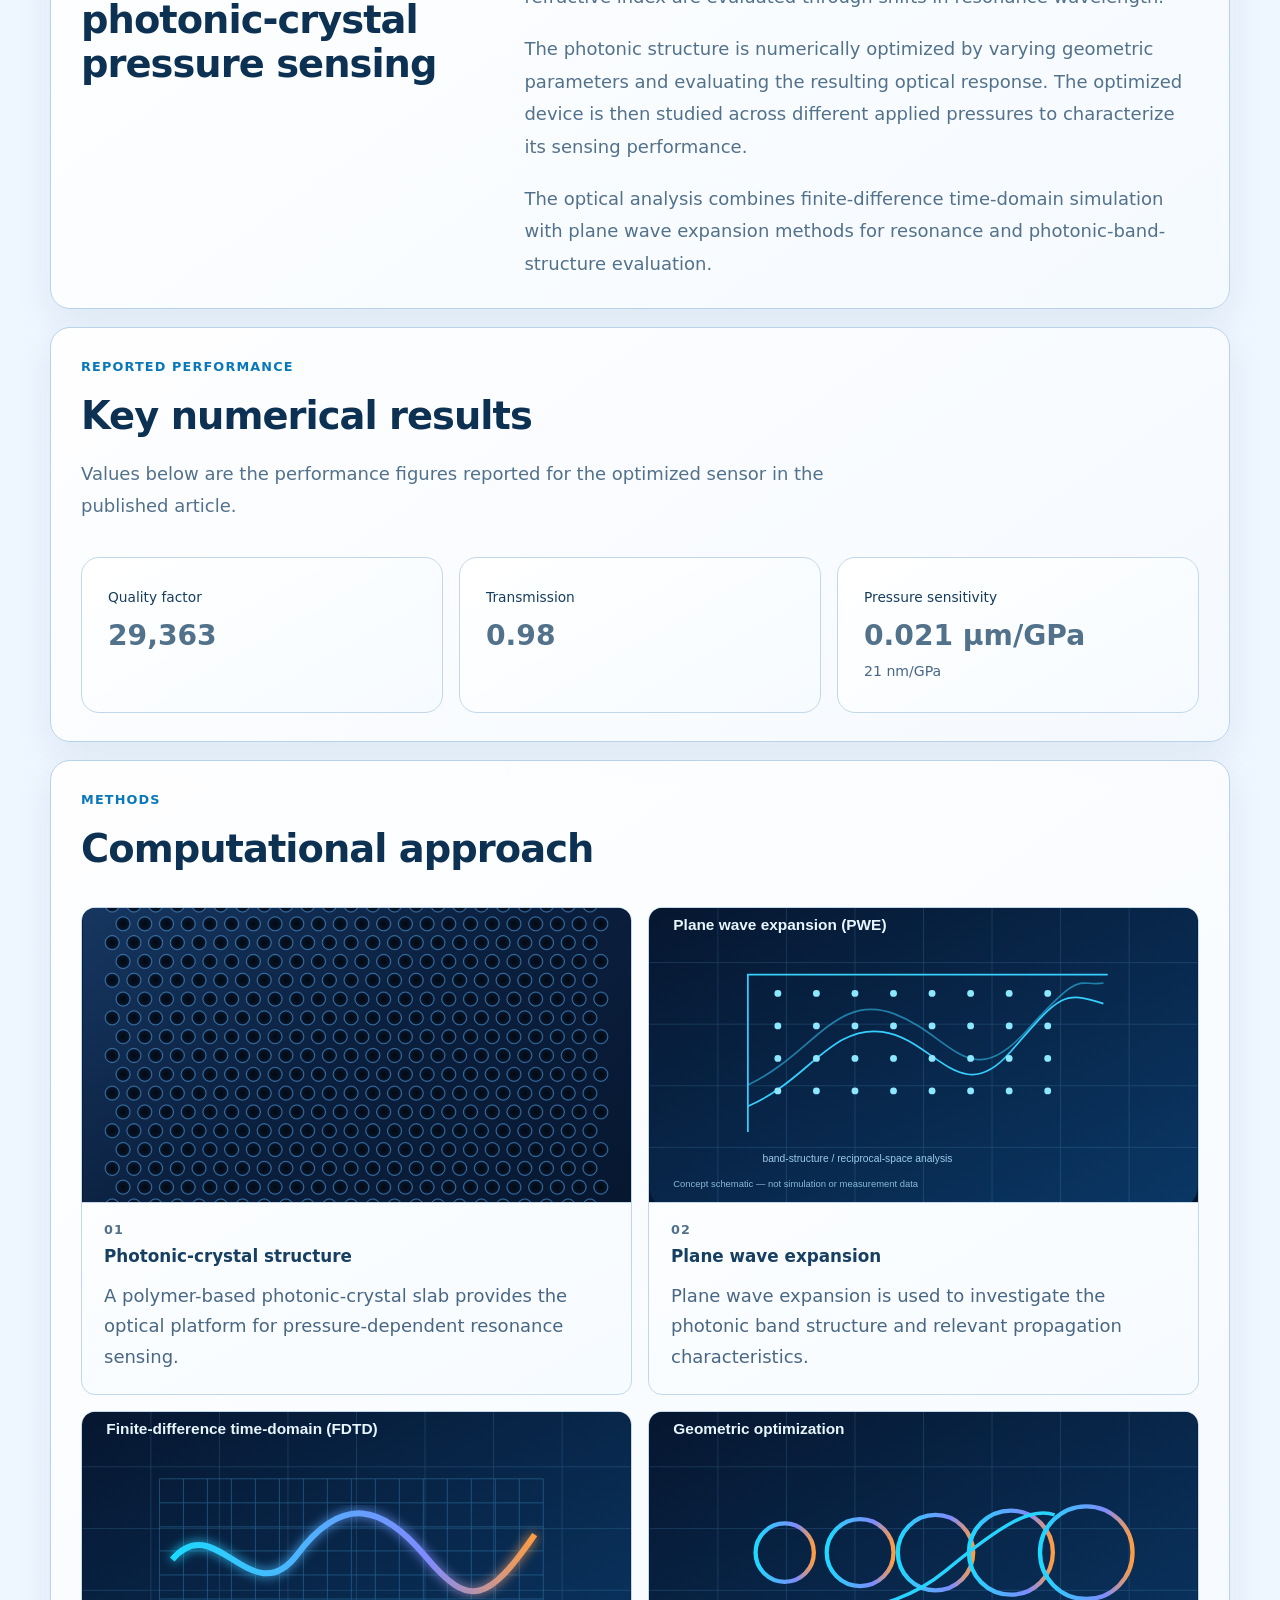
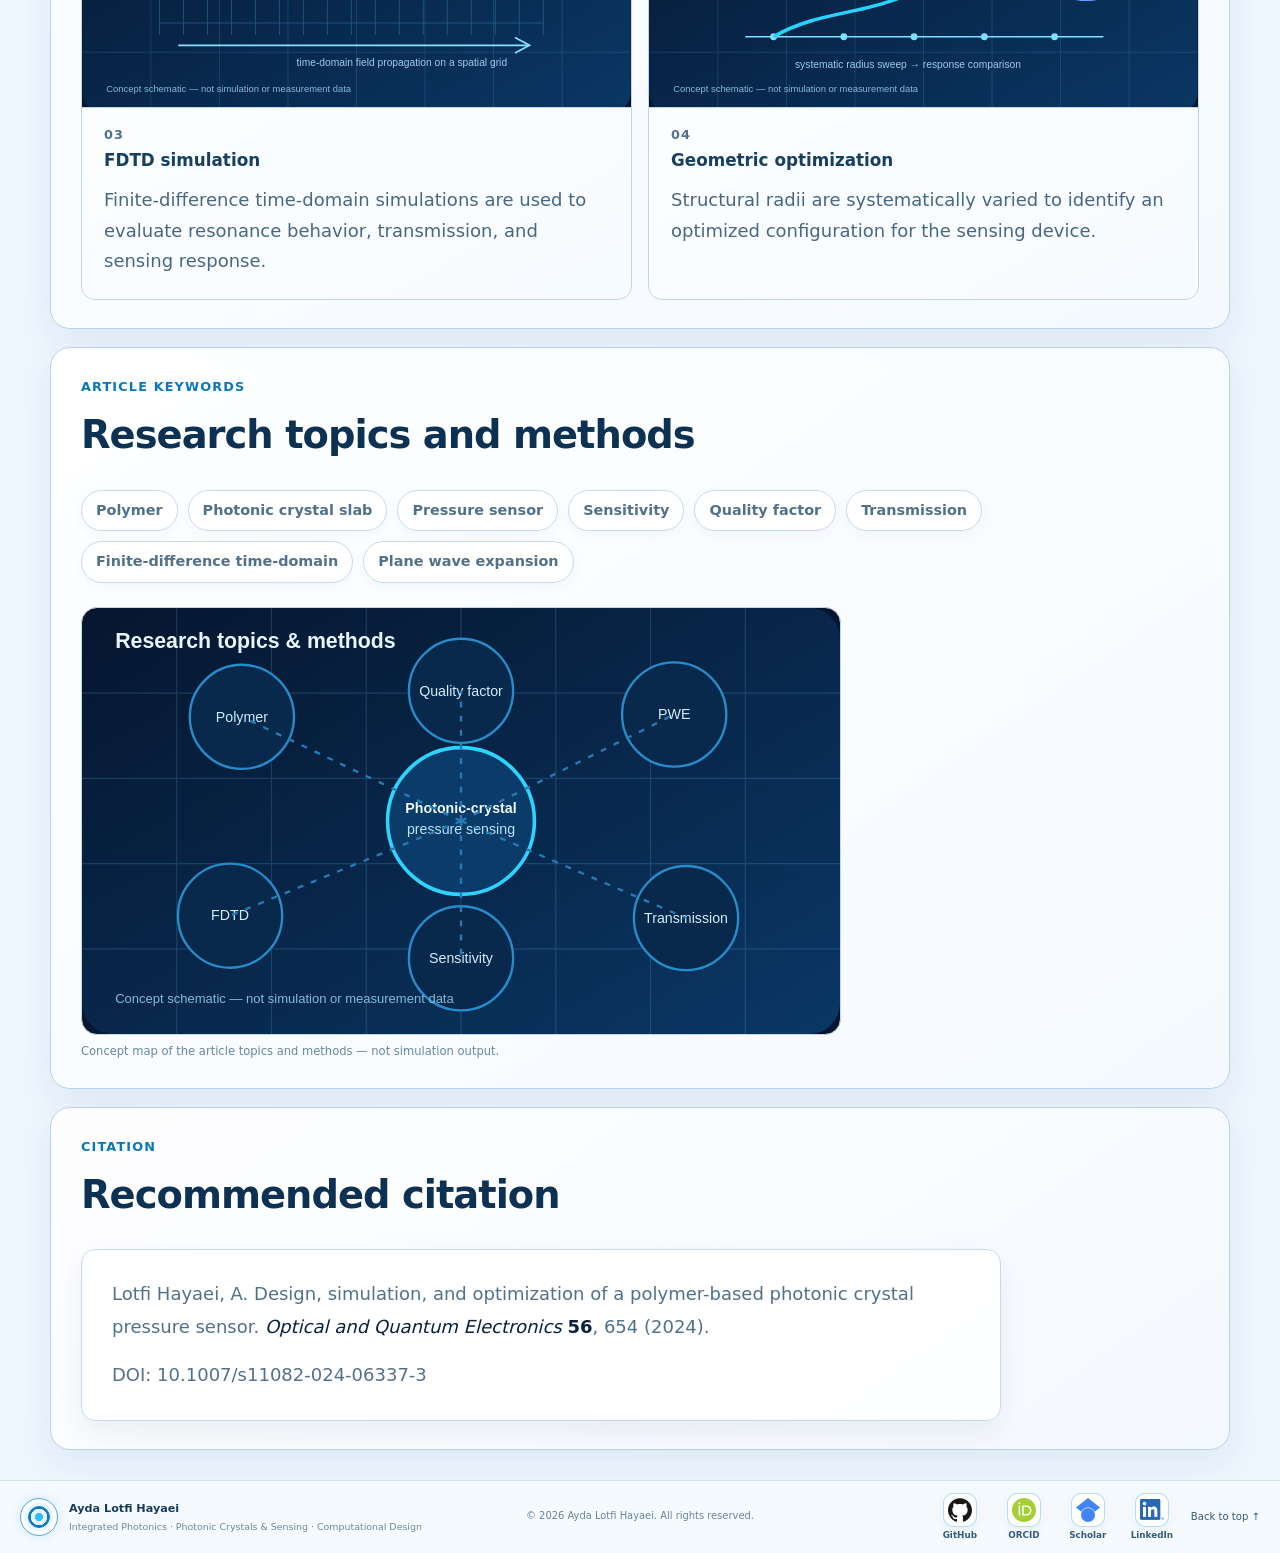
<file: publications/index.html>
<!DOCTYPE html>

<html data-theme="light" lang="en">
<head>
<meta charset="utf-8"/>
<meta content="light dark" name="color-scheme"/><meta content="#f5f8fc" media="(prefers-color-scheme: light)" name="theme-color"/><meta content="#07111f" media="(prefers-color-scheme: dark)" name="theme-color"/><meta content="width=device-width, initial-scale=1" name="viewport"/>
<meta content="Peer-reviewed publication by Ayda Lotfi Hayaei on the design, simulation, and optimization of a polymer-based photonic crystal pressure sensor." name="description"/>
<meta content="Design, simulation, and optimization of a polymer-based photonic crystal pressure sensor" name="citation_title"/>
<meta content="Ayda Lotfi Hayaei" name="citation_author"/>
<meta content="2024/02/12" name="citation_publication_date"/>
<meta content="Optical and Quantum Electronics" name="citation_journal_title"/>
<meta content="56" name="citation_volume"/>
<meta content="10.1007/s11082-024-06337-3" name="citation_doi"/>
<script>(function(){document.documentElement.classList.add('js');try{var s=localStorage.getItem('ayda-theme');var d=s||'light';document.documentElement.dataset.theme=d;}catch(e){}})();</script><link href="/assets/css/main.css" rel="stylesheet"/>
<title>Publications | Ayda Lotfi Hayaei</title>
<link rel="canonical" href="https://aydalotfihayaei.com/publications/"/>
<link href="/favicon.svg" rel="icon" type="image/svg+xml"/><link href="/favicon.ico" rel="icon" sizes="any"/></head>
<body class="home-v3 subpage-v4 publications-v4" id="top">
<a class="skip-link" href="#main-content">
    Skip to main content
  </a>
<header class="site-header" data-site-header="">
<div class="site-header__inner">
<a aria-label="Ayda Lotfi Hayaei home" class="site-brand" href="/">
<span aria-hidden="true" class="site-brand__mark"><span></span></span>
<span class="site-brand__text">Ayda Lotfi Hayaei</span>
</a>
<nav aria-label="Primary navigation" class="site-nav" data-site-nav="" id="primary-navigation">
<ul class="site-nav__list">
<li><a class="site-nav__link" href="/">Home</a></li>
<li><a class="site-nav__link" href="/research/">Research</a></li>
<li><a class="site-nav__link" href="/projects/">Projects</a></li>
<li><a aria-current="page" class="site-nav__link" href="/publications/">Publications</a></li>
<li><a class="site-nav__link" href="/cv/">CV</a></li>
<li><a class="site-nav__link" href="/contact/">Contact</a></li>
</ul>
</nav>
<div class="site-header__controls">
<button aria-label="Search this website" class="header-search-button" data-search-open="" title="Search" type="button">
<svg aria-hidden="true" viewbox="0 0 24 24"><circle cx="11" cy="11" r="6.5"></circle><path d="m16 16 4.2 4.2"></path></svg>
</button>
<button aria-label="Switch color theme" class="icon-button theme-toggle" data-theme-toggle="" title="Switch color theme" type="button">
<span class="theme-toggle__sun"><svg aria-hidden="true" viewbox="0 0 24 24"><circle cx="12" cy="12" r="4"></circle><path d="M12 2v2M12 20v2M4.93 4.93l1.41 1.41M17.66 17.66l1.41 1.41M2 12h2M20 12h2M4.93 19.07l1.41-1.41M17.66 6.34l1.41-1.41"></path></svg></span>
<span class="theme-toggle__moon"><svg aria-hidden="true" viewbox="0 0 24 24"><path d="M20.2 15.3A8.5 8.5 0 0 1 8.7 3.8 8.6 8.6 0 1 0 20.2 15.3Z"></path></svg></span>
</button>
<button aria-controls="primary-navigation" aria-expanded="false" aria-label="Open navigation" class="icon-button nav-toggle" data-nav-toggle="" title="Menu" type="button">
<svg aria-hidden="true" viewbox="0 0 24 24"><path d="M4 7h16M4 12h16M4 17h16"></path></svg>
</button>
</div>
</div>
</header>
<main class="subpage-main-v4 publications-page" id="main-content"><section aria-labelledby="v4-page-title" class="v4-subhero">
<div aria-hidden="true" class="v4-subhero__field"></div>
<div class="v4-subhero__inner">
<div class="v4-subhero__copy">
<p class="v3-status"><span aria-hidden="true"></span>Publications</p>
<h1 id="v4-page-title">Peer-Reviewed Research</h1>
<p class="v4-subhero__lead">Published research in computational photonics and photonic-crystal sensing, with emphasis on numerical design, simulation, and device optimization.</p>
<div class="v3-actions"><a class="v3-button v3-button--primary" href="https://doi.org/10.1007/s11082-024-06337-3" rel="noopener noreferrer" target="_blank">View Article<span aria-hidden="true">→</span></a><a class="v3-button" href="/research/">Research Context<span aria-hidden="true">→</span></a></div>
</div>
<div class="v4-subhero__visual v4-visual-publication">
<div class="v4-visual-frame"><img alt="Mathematically regular 21 by 23 triangular photonic-crystal lattice with r = 0.33a" src="/assets/generated/phc-lattice.svg"/>
<div class="v4-pub-metrics"><span><b>Q</b>29,363</span><span><b>T</b>0.98</span><span><b>S</b>0.021 µm/GPa</span></div><small>Reported values from the published article</small></div>
</div>
</div>
</section><section aria-label="Page overview" class="v4-page-metrics v5-page-metrics"><div class="v3-metrics__inner"><article><span aria-hidden="true" class="v3-metric-icon">01</span><div><strong>Journal articles</strong><span>1</span><small>Peer reviewed</small></div></article><article><span aria-hidden="true" class="v3-metric-icon">02</span><div><strong>Authorship</strong><span>Sole author</span><small>Ayda Lotfi Hayaei</small></div></article><article><span aria-hidden="true" class="v3-metric-icon">03</span><div><strong>Published</strong><span>2024</span><small>Optical and Quantum Electronics</small></div></article><article><span aria-hidden="true" class="v3-metric-icon">04</span><div><strong>Article</strong><span>56 · 654</span><small>DOI linked</small></div></article></div></section>
<section aria-labelledby="publication-title" class="publication-feature" data-reveal="">
<div class="publications-page__inner publication-section">
<div class="publication-feature__heading">
<p class="publication-section__eyebrow">
            Journal Article · 2024
          </p>
<h2 id="publication-title">
            Design, simulation, and optimization of a
            polymer-based photonic crystal pressure sensor
          </h2>
<p class="publication-feature__author">
            Ayda Lotfi Hayaei
          </p>
</div>
<div class="publication-feature__layout">
<article aria-labelledby="publication-record-title" class="publication-record">
<p class="publication-record__eyebrow">
              Optical and Quantum Electronics
            </p>
<h3 id="publication-record-title">
              Publication record
            </h3>
<dl class="publication-metadata">
<div>
<dt>Author</dt>
<dd>Ayda Lotfi Hayaei</dd>
</div>
<div>
<dt>Journal</dt>
<dd>Optical and Quantum Electronics</dd>
</div>
<div>
<dt>Volume</dt>
<dd>56</dd>
</div>
<div>
<dt>Article number</dt>
<dd>654</dd>
</div>
<div>
<dt>Published</dt>
<dd>12 February 2024</dd>
</div>
<div>
<dt>DOI</dt>
<dd>10.1007/s11082-024-06337-3</dd>
</div>
</dl>
<div class="publication-record__actions">
<a class="publication-record__primary-link" href="https://doi.org/10.1007/s11082-024-06337-3">
                View article
              </a>
<a class="publication-record__secondary-link" href="https://link.springer.com/article/10.1007/s11082-024-06337-3">
                Springer record
              </a>
</div>
</article>
<aside aria-labelledby="publication-status-title" class="publication-status">
<p class="publication-status__eyebrow">
              Publication Status
            </p>
<h3 id="publication-status-title">
              Peer-reviewed journal article
            </h3>
<dl>
<div>
<dt>Received</dt>
<dd>14 October 2023</dd>
</div>
<div>
<dt>Accepted</dt>
<dd>10 January 2024</dd>
</div>
<div>
<dt>Published online</dt>
<dd>12 February 2024</dd>
</div>
<div>
<dt>Authorship</dt>
<dd>Sole author</dd>
</div>
</dl>
</aside>
</div>
</div>
</section>
<section aria-labelledby="publication-summary-title" class="publication-summary" data-reveal="">
<div class="publications-page__inner publication-section">
<div class="publication-section__heading">
<p class="publication-section__eyebrow">
            Research Summary
          </p>
<h2 id="publication-summary-title">
            Polymer-based photonic-crystal pressure sensing
          </h2>
</div>
<div class="publication-summary__content">
<p>
            The study investigates a pressure sensor based on a
            polymer photonic-crystal slab. Pressure-dependent changes
            in the sensing structure and refractive index are evaluated
            through shifts in resonance wavelength.
          </p>
<p>
            The photonic structure is numerically optimized by varying
            geometric parameters and evaluating the resulting optical
            response. The optimized device is then studied across
            different applied pressures to characterize its sensing
            performance.
          </p>
<p>
            The optical analysis combines finite-difference
            time-domain simulation with plane wave expansion methods
            for resonance and photonic-band-structure evaluation.
          </p>
</div>
</div>
</section>
<section aria-labelledby="publication-results-title" class="publication-results" data-reveal="">
<div class="publications-page__inner publication-section">
<div class="publication-section__heading">
<p class="publication-section__eyebrow">
            Reported Performance
          </p>
<h2 id="publication-results-title">
            Key numerical results
          </h2>
<p class="publication-section__intro">
            Values below are the performance figures reported for the
            optimized sensor in the published article.
          </p>
</div>
<dl class="publication-results__grid">
<div class="publication-result">
<dt>Quality factor</dt>
<dd>29,363</dd>
</div>
<div class="publication-result">
<dt>Transmission</dt>
<dd>0.98</dd>
</div>
<div class="publication-result">
<dt>Pressure sensitivity</dt>
<dd>0.021 µm/GPa</dd>
<dd class="publication-result__secondary">
              21 nm/GPa
            </dd>
</div>
</dl>
</div>
</section>
<section aria-labelledby="publication-methods-title" class="publication-methods" data-reveal="">
<div class="publications-page__inner publication-section">
<div class="publication-section__heading">
<p class="publication-section__eyebrow">
            Methods
          </p>
<h2 id="publication-methods-title">
            Computational approach
          </h2>
</div>
<div class="publication-methods__grid">
<article><img alt="Mathematically regular 21 by 23 triangular photonic-crystal lattice with hole radius r equals 0.33a, matching the published fundamental PC" class="v5-method-visual" loading="lazy" src="/assets/generated/phc-lattice.svg"/>
<p class="publication-methods__number">01</p>
<h3>
              Photonic-crystal structure
            </h3>
<p>
              A polymer-based photonic-crystal slab provides the
              optical platform for pressure-dependent resonance
              sensing.
            </p>
</article>
<article><img alt="Concept schematic of plane-wave-expansion band-structure analysis" class="v5-method-visual" loading="lazy" src="/assets/generated/v5/pub-pwe.svg"/>
<p class="publication-methods__number">02</p>
<h3>
              Plane wave expansion
            </h3>
<p>
              Plane wave expansion is used to investigate the
              photonic band structure and relevant propagation
              characteristics.
            </p>
</article>
<article><img alt="Concept schematic of finite-difference time-domain field propagation on a grid" class="v5-method-visual" loading="lazy" src="/assets/generated/v5/pub-fdtd.svg"/>
<p class="publication-methods__number">03</p>
<h3>
              FDTD simulation
            </h3>
<p>
              Finite-difference time-domain simulations are used to
              evaluate resonance behavior, transmission, and sensing
              response.
            </p>
</article>
<article><img alt="Concept schematic of systematic radius sweep and geometric optimization" class="v5-method-visual" loading="lazy" src="/assets/generated/v5/pub-optimization.svg"/>
<p class="publication-methods__number">04</p>
<h3>
              Geometric optimization
            </h3>
<p>
              Structural radii are systematically varied to identify
              an optimized configuration for the sensing device.
            </p>
</article>
</div>
</div>
</section>
<section aria-labelledby="publication-keywords-title" class="publication-keywords" data-reveal="">
<div class="publications-page__inner publication-section">
<div class="publication-section__heading">
<p class="publication-section__eyebrow">
            Article Keywords
          </p>
<h2 id="publication-keywords-title">
            Research topics and methods
          </h2>
</div>
<ul class="publication-keywords__list">
<li>Polymer</li>
<li>Photonic crystal slab</li>
<li>Pressure sensor</li>
<li>Sensitivity</li>
<li>Quality factor</li>
<li>Transmission</li>
<li>Finite-difference time-domain</li>
<li>Plane wave expansion</li>
</ul><figure class="v5-topic-map"><img alt="Concept map of the publication research topics and methods" loading="lazy" src="/assets/generated/v5/pub-topics-map.svg"/><figcaption>Concept map of the article topics and methods — not simulation output.</figcaption></figure>
</div>
</section>
<section aria-labelledby="publication-citation-title" class="publication-citation" data-reveal="">
<div class="publications-page__inner publication-section">
<div class="publication-section__heading">
<p class="publication-section__eyebrow">
            Citation
          </p>
<h2 id="publication-citation-title">
            Recommended citation
          </h2>
</div>
<div class="publication-citation__box">
<p>
            Lotfi Hayaei, A. Design, simulation, and optimization of
            a polymer-based photonic crystal pressure sensor.
            <cite>Optical and Quantum Electronics</cite>
<strong>56</strong>, 654 (2024).
          </p>
<p class="publication-citation__doi">
            DOI: 10.1007/s11082-024-06337-3
          </p>
</div>
</div>
</section>
</main>
<footer class="v3-footer">
<div class="v3-footer__inner">
<div class="v3-footer__identity"><span aria-hidden="true" class="site-brand__mark"><span></span></span><p><strong>Ayda Lotfi Hayaei</strong><span>Integrated Photonics · Photonic Crystals &amp; Sensing · Computational Design</span></p></div>
<p class="v3-footer__copyright">© 2026 Ayda Lotfi Hayaei. All rights reserved.</p>
<nav aria-label="Academic profile links" class="v3-footer__links">

  <a class="v5-footer-social-link"
     href="https://github.com/aydalotfihayaei"
     target="_blank"
     rel="noopener noreferrer">
    <span class="v5-footer-social-icon" aria-hidden="true">
      <img src="/assets/images/brands/github.svg" alt="">
    </span>
    <span class="v5-footer-social-label">GitHub</span>
  </a>

  <a class="v5-footer-social-link"
     href="https://orcid.org/0009-0008-3706-7934"
     target="_blank"
     rel="noopener noreferrer">
    <span class="v5-footer-social-icon" aria-hidden="true">
      <img src="/assets/images/brands/orcid.svg" alt="">
    </span>
    <span class="v5-footer-social-label">ORCID</span>
  </a>

  <a class="v5-footer-social-link"
     href="https://scholar.google.com/citations?user=SgECeIUAAAAJ"
     target="_blank"
     rel="noopener noreferrer">
    <span class="v5-footer-social-icon" aria-hidden="true">
      <img src="/assets/images/brands/google-scholar.svg" alt="">
    </span>
    <span class="v5-footer-social-label">Scholar</span>
  </a>

  <a class="v5-footer-social-link"
     href="https://www.linkedin.com/in/ayda-lotfi-hayaei/"
     target="_blank"
     rel="noopener noreferrer">
    <span class="v5-footer-social-icon" aria-hidden="true">
      <img src="/assets/images/brands/linkedin.png" alt="">
    </span>
    <span class="v5-footer-social-label">LinkedIn</span>
  </a>

  <a class="v5-footer-back" href="#top">
    Back to top <span aria-hidden="true">&uarr;</span>
  </a>

</nav>
</div>
</footer>
<a aria-label="Back to top" class="floating-top" data-back-to-top="" href="#top" title="Back to top"><svg aria-hidden="true" viewbox="0 0 24 24"><path d="m6 15 6-6 6 6"></path><path d="M12 9v11"></path></svg></a><div class="site-search" data-search-modal="" hidden="">
<button aria-label="Close search" class="site-search__backdrop" data-search-close="" type="button"></button>
<section aria-labelledby="site-search-title" aria-modal="true" class="site-search__dialog" role="dialog">
<div class="site-search__head"><h2 id="site-search-title">Search this website</h2><button aria-label="Close search" data-search-close="" type="button">×</button></div>
<label for="site-search-input">Search pages and topics</label>
<input autocomplete="off" data-search-input="" id="site-search-input" placeholder="e.g. microring, photonic crystal, CV" type="search"/>
<div aria-live="polite" class="site-search__results" data-search-results=""></div>
</section>
</div>
<script defer="" src="/assets/js/main.js"></script></body>
</html>
</file>
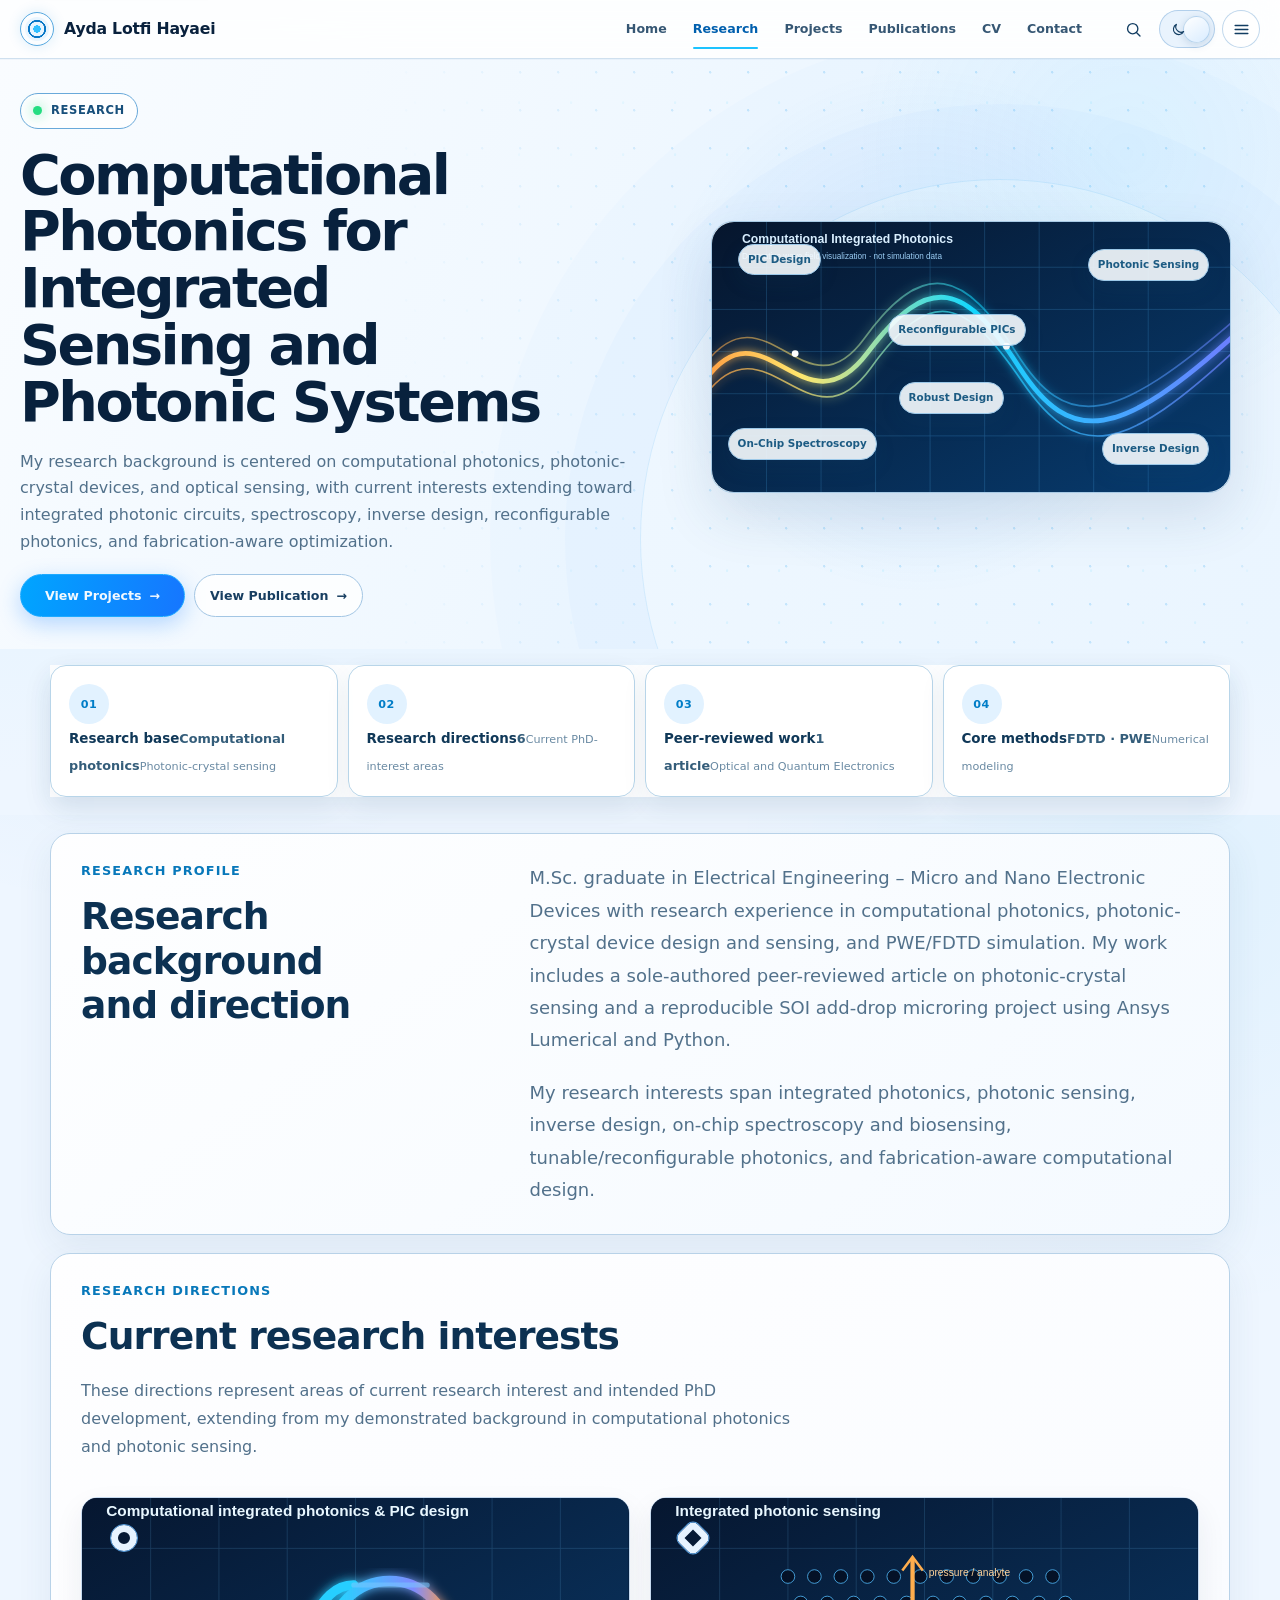
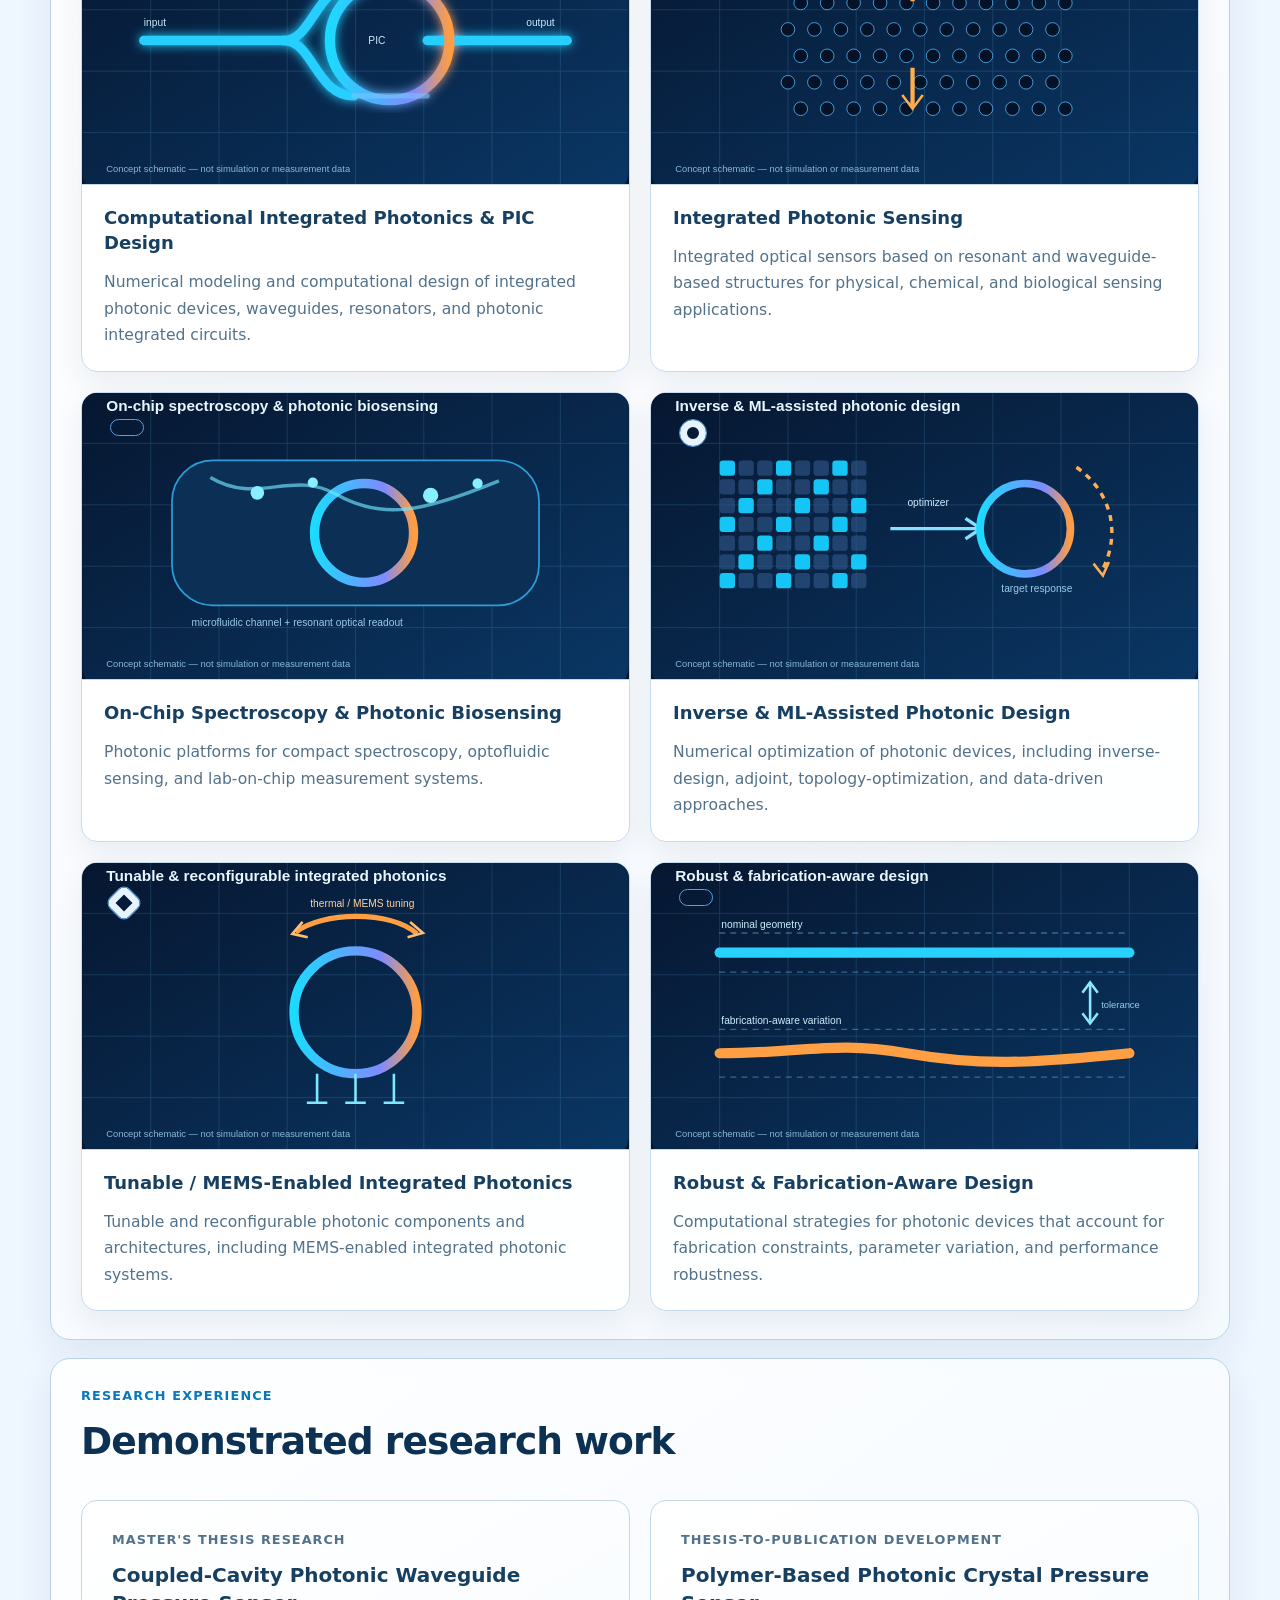
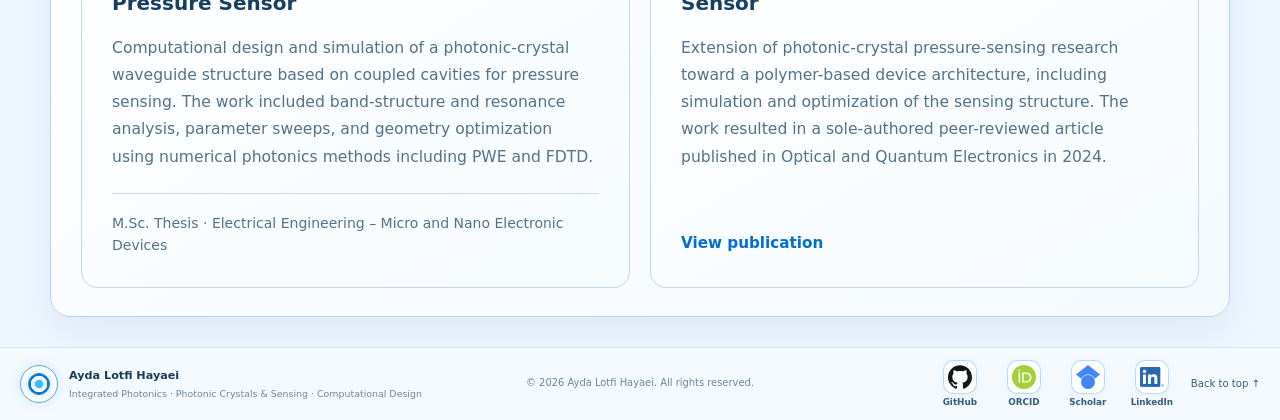
<file: research/index.html>
<!DOCTYPE html>

<html data-theme="light" lang="en">
<head>
<meta charset="utf-8"/><meta content="Research profile of Ayda Lotfi Hayaei covering computational integrated photonics, photonic sensing, spectroscopy, inverse design, reconfigurable photonics, and fabrication-aware design." name="description"/><meta content="light dark" name="color-scheme"/><meta content="#f5f8fc" media="(prefers-color-scheme: light)" name="theme-color"/><meta content="#07111f" media="(prefers-color-scheme: dark)" name="theme-color"/>
<meta content="width=device-width, initial-scale=1" name="viewport"/>
<script>(function(){document.documentElement.classList.add('js');try{var s=localStorage.getItem('ayda-theme');var d=s||'light';document.documentElement.dataset.theme=d;}catch(e){}})();</script><link href="/assets/css/main.css" rel="stylesheet"/>
<title>Research | Ayda Lotfi Hayaei</title>
<link rel="canonical" href="https://aydalotfihayaei.com/research/"/>
<link href="/favicon.svg" rel="icon" type="image/svg+xml"/><link href="/favicon.ico" rel="icon" sizes="any"/></head>
<body class="home-v3 subpage-v4 research-v4" id="top">
<a class="skip-link" href="#main-content">Skip to main content</a>
<header class="site-header" data-site-header="">
<div class="site-header__inner">
<a aria-label="Ayda Lotfi Hayaei home" class="site-brand" href="/">
<span aria-hidden="true" class="site-brand__mark"><span></span></span>
<span class="site-brand__text">Ayda Lotfi Hayaei</span>
</a>
<nav aria-label="Primary navigation" class="site-nav" data-site-nav="" id="primary-navigation">
<ul class="site-nav__list">
<li><a class="site-nav__link" href="/">Home</a></li>
<li><a aria-current="page" class="site-nav__link" href="/research/">Research</a></li>
<li><a class="site-nav__link" href="/projects/">Projects</a></li>
<li><a class="site-nav__link" href="/publications/">Publications</a></li>
<li><a class="site-nav__link" href="/cv/">CV</a></li>
<li><a class="site-nav__link" href="/contact/">Contact</a></li>
</ul>
</nav>
<div class="site-header__controls">
<button aria-label="Search this website" class="header-search-button" data-search-open="" title="Search" type="button">
<svg aria-hidden="true" viewbox="0 0 24 24"><circle cx="11" cy="11" r="6.5"></circle><path d="m16 16 4.2 4.2"></path></svg>
</button>
<button aria-label="Switch color theme" class="icon-button theme-toggle" data-theme-toggle="" title="Switch color theme" type="button">
<span class="theme-toggle__sun"><svg aria-hidden="true" viewbox="0 0 24 24"><circle cx="12" cy="12" r="4"></circle><path d="M12 2v2M12 20v2M4.93 4.93l1.41 1.41M17.66 17.66l1.41 1.41M2 12h2M20 12h2M4.93 19.07l1.41-1.41M17.66 6.34l1.41-1.41"></path></svg></span>
<span class="theme-toggle__moon"><svg aria-hidden="true" viewbox="0 0 24 24"><path d="M20.2 15.3A8.5 8.5 0 0 1 8.7 3.8 8.6 8.6 0 1 0 20.2 15.3Z"></path></svg></span>
</button>
<button aria-controls="primary-navigation" aria-expanded="false" aria-label="Open navigation" class="icon-button nav-toggle" data-nav-toggle="" title="Menu" type="button">
<svg aria-hidden="true" viewbox="0 0 24 24"><path d="M4 7h16M4 12h16M4 17h16"></path></svg>
</button>
</div>
</div>
</header>
<main class="subpage-main-v4 research-page" id="main-content"><section aria-labelledby="v4-page-title" class="v4-subhero">
<div aria-hidden="true" class="v4-subhero__field"></div>
<div class="v4-subhero__inner">
<div class="v4-subhero__copy">
<p class="v3-status"><span aria-hidden="true"></span>Research</p>
<h1 id="v4-page-title">Computational Photonics for Integrated Sensing and Photonic Systems</h1>
<p class="v4-subhero__lead">My research background is centered on computational photonics, photonic-crystal devices, and optical sensing, with current interests extending toward integrated photonic circuits, spectroscopy, inverse design, reconfigurable photonics, and fabrication-aware optimization.</p>
<div class="v3-actions"><a class="v3-button v3-button--primary" href="/projects/">View Projects<span aria-hidden="true">→</span></a><a class="v3-button" href="/publications/">View Publication<span aria-hidden="true">→</span></a></div>
</div>
<div aria-label="Decorative map of research directions" class="v4-subhero__visual v4-visual-research">
<div class="v4-visual-frame"><img alt="Decorative computational-photonics wave visualization; not simulation data" src="/assets/generated/research-wave.svg"/>
<div aria-hidden="true" class="v4-research-orbit"><span>PIC Design</span><span>Photonic Sensing</span><span>On-Chip Spectroscopy</span><span>Inverse Design</span><span>Reconfigurable PICs</span><span>Robust Design</span></div></div>
</div>
</div>
</section><section aria-label="Page overview" class="v4-page-metrics v5-page-metrics"><div class="v3-metrics__inner"><article><span aria-hidden="true" class="v3-metric-icon">01</span><div><strong>Research base</strong><span>Computational photonics</span><small>Photonic-crystal sensing</small></div></article><article><span aria-hidden="true" class="v3-metric-icon">02</span><div><strong>Research directions</strong><span>6</span><small>Current PhD-interest areas</small></div></article><article><span aria-hidden="true" class="v3-metric-icon">03</span><div><strong>Peer-reviewed work</strong><span>1 article</span><small>Optical and Quantum Electronics</small></div></article><article><span aria-hidden="true" class="v3-metric-icon">04</span><div><strong>Core methods</strong><span>FDTD · PWE</span><small>Numerical modeling</small></div></article></div></section>
<section aria-labelledby="research-profile-title" class="research-profile" data-reveal="">
<div class="research-section__inner">
<div class="research-section__heading">
<p class="research-section__eyebrow">Research Profile</p>
<h2 id="research-profile-title">
            Research background and direction
          </h2>
</div>
<div class="research-profile__content">
<p>
            M.Sc. graduate in Electrical Engineering – Micro and Nano Electronic Devices with research experience in computational photonics, photonic-crystal device design and sensing, and PWE/FDTD simulation. My work includes a sole-authored peer-reviewed article on photonic-crystal sensing and a reproducible SOI add-drop microring project using Ansys Lumerical and Python.
          </p>
<p>
            My research interests span integrated photonics, photonic sensing, inverse design, on-chip spectroscopy and biosensing, tunable/reconfigurable photonics, and fabrication-aware computational design.
          </p>
</div>
</div>
</section>
<section aria-labelledby="research-directions-title" class="research-directions" data-reveal="">
<div class="research-section__inner">
<div class="research-section__heading">
<p class="research-section__eyebrow">Research Directions</p>
<h2 id="research-directions-title">
            Current research interests
          </h2>
<p class="research-section__intro">
            These directions represent areas of current research interest
            and intended PhD development, extending from my demonstrated
            background in computational photonics and photonic sensing.
          </p>
</div>
<div class="research-directions__grid">
<article class="research-direction"><img alt="Concept schematic of integrated waveguides and a ring resonator for PIC design" class="v5-card-visual" loading="lazy" src="/assets/generated/v5/research-pic.svg"/>
<h3 class="research-direction__title">
              Computational Integrated Photonics &amp; PIC Design
            </h3>
<p class="research-direction__text">
              Numerical modeling and computational design of integrated
              photonic devices, waveguides, resonators, and photonic
              integrated circuits.
            </p>
</article>
<article class="research-direction"><img alt="Concept schematic of a photonic-crystal sensing platform" class="v5-card-visual" loading="lazy" src="/assets/generated/v5/research-sensing.svg"/>
<h3 class="research-direction__title">
              Integrated Photonic Sensing
            </h3>
<p class="research-direction__text">
              Integrated optical sensors based on resonant and
              waveguide-based structures for physical, chemical, and
              biological sensing applications.
            </p>
</article>
<article class="research-direction"><img alt="Concept schematic of optofluidic lab-on-chip photonic biosensing" class="v5-card-visual" loading="lazy" src="/assets/generated/v5/research-biosensing.svg"/>
<h3 class="research-direction__title">
              On-Chip Spectroscopy &amp; Photonic Biosensing
            </h3>
<p class="research-direction__text">
              Photonic platforms for compact spectroscopy, optofluidic
              sensing, and lab-on-chip measurement systems.
            </p>
</article>
<article class="research-direction"><img alt="Concept schematic of inverse and ML-assisted photonic design" class="v5-card-visual" loading="lazy" src="/assets/generated/v5/research-inverse.svg"/>
<h3 class="research-direction__title">
              Inverse &amp; ML-Assisted Photonic Design
            </h3>
<p class="research-direction__text">
              Numerical optimization of photonic devices, including
              inverse-design, adjoint, topology-optimization, and
              data-driven approaches.
            </p>
</article>
<article class="research-direction"><img alt="Concept schematic of tunable and MEMS-enabled integrated photonics" class="v5-card-visual" loading="lazy" src="/assets/generated/v5/research-tunable.svg"/>
<h3 class="research-direction__title">
              Tunable / MEMS-Enabled Integrated Photonics
            </h3>
<p class="research-direction__text">
              Tunable and reconfigurable photonic components and
              architectures, including MEMS-enabled integrated photonic
              systems.
            </p>
</article>
<article class="research-direction"><img alt="Concept schematic of robust fabrication-aware photonic design" class="v5-card-visual" loading="lazy" src="/assets/generated/v5/research-robust.svg"/>
<h3 class="research-direction__title">
              Robust &amp; Fabrication-Aware Design
            </h3>
<p class="research-direction__text">
              Computational strategies for photonic devices that account
              for fabrication constraints, parameter variation, and
              performance robustness.
            </p>
</article>
</div>
</div>
</section>
<section aria-labelledby="research-experience-title" class="research-experience" data-reveal="">
<div class="research-section__inner">
<div class="research-section__heading">
<p class="research-section__eyebrow">Research Experience</p>
<h2 id="research-experience-title">
            Demonstrated research work
          </h2>
</div>
<div class="research-experience__list">
<article class="research-experience-card">
<p class="research-experience-card__type">
              Master's Thesis Research
            </p>
<h3 class="research-experience-card__title">
              Coupled-Cavity Photonic Waveguide Pressure Sensor
            </h3>
<p class="research-experience-card__text">
              Computational design and simulation of a photonic-crystal
              waveguide structure based on coupled cavities for pressure
              sensing. The work included band-structure and resonance
              analysis, parameter sweeps, and geometry optimization using
              numerical photonics methods including PWE and FDTD.
            </p>
<p class="research-experience-card__meta">
              M.Sc. Thesis · Electrical Engineering – Micro and Nano Electronic Devices
            </p>
</article>
<article class="research-experience-card">
<p class="research-experience-card__type">
              Thesis-to-Publication Development
            </p>
<h3 class="research-experience-card__title" id="polymer-publication-title">
              Polymer-Based Photonic Crystal Pressure Sensor
            </h3>
<p class="research-experience-card__text">
              Extension of photonic-crystal pressure-sensing research
              toward a polymer-based device architecture, including
              simulation and optimization of the sensing structure.
              The work resulted in a sole-authored peer-reviewed article
              published in Optical and Quantum Electronics in 2024.
            </p>
<a aria-labelledby="polymer-publication-link polymer-publication-title" class="research-experience-card__link" href="/publications/" id="polymer-publication-link">
              View publication
            </a>
</article>
</div>
</div>
</section>
</main>
<footer class="v3-footer">
<div class="v3-footer__inner">
<div class="v3-footer__identity"><span aria-hidden="true" class="site-brand__mark"><span></span></span><p><strong>Ayda Lotfi Hayaei</strong><span>Integrated Photonics · Photonic Crystals &amp; Sensing · Computational Design</span></p></div>
<p class="v3-footer__copyright">© 2026 Ayda Lotfi Hayaei. All rights reserved.</p>
<nav aria-label="Academic profile links" class="v3-footer__links">

  <a class="v5-footer-social-link"
     href="https://github.com/aydalotfihayaei"
     target="_blank"
     rel="noopener noreferrer">
    <span class="v5-footer-social-icon" aria-hidden="true">
      <img src="/assets/images/brands/github.svg" alt="">
    </span>
    <span class="v5-footer-social-label">GitHub</span>
  </a>

  <a class="v5-footer-social-link"
     href="https://orcid.org/0009-0008-3706-7934"
     target="_blank"
     rel="noopener noreferrer">
    <span class="v5-footer-social-icon" aria-hidden="true">
      <img src="/assets/images/brands/orcid.svg" alt="">
    </span>
    <span class="v5-footer-social-label">ORCID</span>
  </a>

  <a class="v5-footer-social-link"
     href="https://scholar.google.com/citations?user=SgECeIUAAAAJ"
     target="_blank"
     rel="noopener noreferrer">
    <span class="v5-footer-social-icon" aria-hidden="true">
      <img src="/assets/images/brands/google-scholar.svg" alt="">
    </span>
    <span class="v5-footer-social-label">Scholar</span>
  </a>

  <a class="v5-footer-social-link"
     href="https://www.linkedin.com/in/ayda-lotfi-hayaei/"
     target="_blank"
     rel="noopener noreferrer">
    <span class="v5-footer-social-icon" aria-hidden="true">
      <img src="/assets/images/brands/linkedin.png" alt="">
    </span>
    <span class="v5-footer-social-label">LinkedIn</span>
  </a>

  <a class="v5-footer-back" href="#top">
    Back to top <span aria-hidden="true">&uarr;</span>
  </a>

</nav>
</div>
</footer>
<a aria-label="Back to top" class="floating-top" data-back-to-top="" href="#top" title="Back to top"><svg aria-hidden="true" viewbox="0 0 24 24"><path d="m6 15 6-6 6 6"></path><path d="M12 9v11"></path></svg></a><div class="site-search" data-search-modal="" hidden="">
<button aria-label="Close search" class="site-search__backdrop" data-search-close="" type="button"></button>
<section aria-labelledby="site-search-title" aria-modal="true" class="site-search__dialog" role="dialog">
<div class="site-search__head"><h2 id="site-search-title">Search this website</h2><button aria-label="Close search" data-search-close="" type="button">×</button></div>
<label for="site-search-input">Search pages and topics</label>
<input autocomplete="off" data-search-input="" id="site-search-input" placeholder="e.g. microring, photonic crystal, CV" type="search"/>
<div aria-live="polite" class="site-search__results" data-search-results=""></div>
</section>
</div>
<script defer="" src="/assets/js/main.js"></script></body>
</html>
</file>
<file: assets/css/main.css>
:root {
    --color-background: #f8fafc;
    --color-surface: #ffffff;
    --color-border: #e2e8f0;
    --color-text: #0f172a;
    --color-text-muted: #475569;
    --color-accent: #1d4ed8;

    --content-width: 1200px;
    --page-padding: 24px;
}

*,
*::before,
*::after {
    box-sizing: border-box;
}

html {
    font-size: 100%;
}

body {
    margin: 0;
    background: var(--color-background);
    color: var(--color-text);
    font-family:
        Inter,
        ui-sans-serif,
        system-ui,
        -apple-system,
        BlinkMacSystemFont,
        "Segoe UI",
        sans-serif;
    font-size: 1rem;
    line-height: 1.7;
}

main {
    width: min(
        calc(100% - (2 * var(--page-padding))),
        var(--content-width)
    );
    margin-inline: auto;
    padding-block: 64px;
}

h1 {
    margin: 0 0 16px;
    font-size: clamp(2.25rem, 5vw, 4.5rem);
    line-height: 1.1;
    letter-spacing: -0.03em;
}

p {
    margin: 0;
    color: var(--color-text-muted);
    font-size: 1.125rem;
}

/* Accessibility */

.skip-link {
    position: fixed;
    top: 12px;
    left: 12px;
    z-index: 1000;
    padding: 10px 14px;
    border-radius: 8px;
    background: var(--color-text);
    color: var(--color-surface);
    font-weight: 600;
    text-decoration: none;
    transform: translateY(-200%);
    transition: transform 160ms ease;
}

.skip-link:focus {
    transform: translateY(0);
}


/* Site header */

.site-header {
    background: var(--color-surface);
    border-bottom: 1px solid #e2e8f0;
}

.site-header__inner {
    width: min(
        calc(100% - (2 * var(--page-padding))),
        var(--content-width)
    );
    margin-inline: auto;
    padding-block: 18px;
}

.site-brand {
    display: inline-block;
    color: var(--color-text);
    font-size: 1.125rem;
    font-weight: 700;
    line-height: 1.2;
    text-decoration: none;
}

.site-nav {
    margin-top: 18px;
}

.site-nav__list {
    display: flex;
    flex-wrap: wrap;
    gap: 8px 20px;
    margin: 0;
    padding: 0;
    list-style: none;
}

.site-nav__link {
    display: inline-block;
    padding-block: 6px;
    color: var(--color-text-muted);
    font-size: 0.9375rem;
    font-weight: 500;
    text-decoration: none;
}

.site-nav__link:hover {
    color: var(--color-text);
}

.site-nav__link:focus-visible,
.site-brand:focus-visible {
    outline: 3px solid var(--color-accent);
    outline-offset: 4px;
    border-radius: 4px;
}

.site-nav__link[aria-current="page"] {
    color: var(--color-accent);
    font-weight: 650;
}


/* Hero */

.hero {
    padding-block: 24px;
}

.hero__content {
    max-width: 850px;
}

.hero__identity {
    max-width: 720px;
}


/* Larger screens */

@media (min-width: 800px) {
    .site-header__inner {
        display: flex;
        align-items: center;
        justify-content: space-between;
        gap: 32px;
    }

    .site-nav {
        margin-top: 0;
    }

    .site-nav__list {
        flex-wrap: nowrap;
    }

    .hero {
        padding-block: 40px;
    }
}

/* Hero content */

.hero__identity {
    margin-top: 20px;
    color: var(--color-text-muted);
    font-size: 1.125rem;
    font-weight: 500;
    line-height: 1.6;
}

.hero__summary {
    max-width: 760px;
    margin-top: 32px;
    color: var(--color-text-muted);
    font-size: 1.0625rem;
    line-height: 1.75;
}

.hero__goal {
    max-width: 760px;
    margin-top: 14px;
    color: var(--color-text);
    font-size: 1.0625rem;
    font-weight: 500;
    line-height: 1.75;
}

.hero__actions {
    display: flex;
    flex-wrap: wrap;
    gap: 12px;
    margin-top: 32px;
}


/* Buttons */

.button {
    display: inline-flex;
    align-items: center;
    justify-content: center;
    min-height: 44px;
    padding: 10px 16px;
    border: 1px solid transparent;
    border-radius: 9px;
    font-size: 0.9375rem;
    font-weight: 600;
    line-height: 1.2;
    text-decoration: none;
    transition:
        background-color 160ms ease,
        border-color 160ms ease,
        color 160ms ease,
        transform 160ms ease;
}

.button--primary {
    background: var(--color-accent);
    color: #ffffff;
}

.button--primary:hover {
    background: #1e40af;
}

.button--secondary {
    border-color: #cbd5e1;
    background: var(--color-surface);
    color: var(--color-text);
}

.button--secondary:hover {
    border-color: #94a3b8;
    background: #f1f5f9;
}

.button--text {
    color: var(--color-accent);
}

.button--text:hover {
    background: #eff6ff;
}

.button:focus-visible {
    outline: 3px solid var(--color-accent);
    outline-offset: 3px;
}

.button:active {
    transform: translateY(1px);
}

/* Visually hidden content */

.visually-hidden {
    position: absolute;
    width: 1px;
    height: 1px;
    padding: 0;
    margin: -1px;
    overflow: hidden;
    clip: rect(0, 0, 0, 0);
    clip-path: inset(50%);
    white-space: nowrap;
    border: 0;
}


/* Home overview */

.home-overview {
    padding-block: 24px 80px;
}

.home-overview__grid {
    display: grid;
    grid-template-columns: repeat(auto-fit, minmax(260px, 1fr));
    gap: 20px;
}

.overview-card {
    display: flex;
    flex-direction: column;
    min-height: 100%;
    padding: 28px;
    border: 1px solid #e2e8f0;
    border-radius: 14px;
    background: var(--color-surface);
}

.overview-card__eyebrow {
    margin: 0 0 12px;
    color: var(--color-accent);
    font-size: 0.8125rem;
    font-weight: 700;
    line-height: 1.4;
    letter-spacing: 0.06em;
    text-transform: uppercase;
}

.overview-card__title {
    margin: 0;
    color: var(--color-text);
    font-size: 1.375rem;
    line-height: 1.3;
    letter-spacing: -0.015em;
}

.overview-card__text {
    margin-top: 16px;
    color: var(--color-text-muted);
    font-size: 1rem;
    line-height: 1.7;
}

.overview-card__link {
    align-self: flex-start;
    margin-top: auto;
    padding-top: 24px;
    color: var(--color-accent);
    font-size: 0.9375rem;
    font-weight: 650;
    text-decoration: none;
}

.overview-card__link:hover {
    text-decoration: underline;
    text-underline-offset: 4px;
}

.overview-card__link:focus-visible {
    outline: 3px solid var(--color-accent);
    outline-offset: 4px;
    border-radius: 4px;
}

/* =========================================================
   Site footer
   ========================================================= */

.site-footer {
  margin-top: 72px;
  background: var(--color-surface);
  border-top: 1px solid var(--color-border);
}

.site-footer__inner {
  width: min(
    calc(100% - (2 * var(--page-padding))),
    var(--content-width)
  );
  margin-inline: auto;
  padding-block: 32px 28px;

  display: grid;
  grid-template-columns: minmax(0, 1fr) auto;
  column-gap: 48px;
  row-gap: 22px;
  align-items: start;
}

.site-footer__identity {
  min-width: 0;
}

.site-footer__name {
  margin: 0 0 6px;
  color: var(--color-text);
  font-size: 1rem;
  font-weight: 700;
  line-height: 1.4;
}

.site-footer__focus {
  margin: 0;
  color: var(--color-text-muted);
  font-size: 0.925rem;
  line-height: 1.6;
}

.site-footer__links {
  display: flex;
  flex-wrap: wrap;
  justify-content: flex-end;
  align-items: center;
  gap: 10px 22px;
}

.site-footer__links a {
  color: var(--color-accent);
  font-size: 0.925rem;
  font-weight: 600;
  text-decoration: none;
}

.site-footer__links a:hover {
  text-decoration: underline;
  text-underline-offset: 0.2em;
}

.site-footer__copyright {
  grid-column: 1 / -1;

  margin: 0;
  padding-top: 18px;
  border-top: 1px solid var(--color-border);

  color: var(--color-text-muted);
  font-size: 0.875rem;
  line-height: 1.5;
}


/* =========================================================
   Site footer — responsive
   ========================================================= */

@media (max-width: 720px) {
  .site-footer {
    margin-top: 56px;
  }

  .site-footer__inner {
    padding-block: 28px 24px;

    grid-template-columns: 1fr;
    row-gap: 20px;
  }

  .site-footer__links {
    justify-content: flex-start;
    gap: 10px 20px;
  }

  .site-footer__copyright {
    grid-column: 1;
    padding-top: 16px;
  }
}

/* =========================================================
   Research page
   ========================================================= */

.research-page {
  min-width: 0;
}


/* Research intro
   --------------------------------------------------------- */

.research-intro {
  padding-block: 88px 72px;
}

.research-intro__inner,
.research-section__inner {
  width: min(
    calc(100% - (2 * var(--page-padding))),
    var(--content-width)
  );
  margin-inline: auto;
}

.research-intro__eyebrow,
.research-section__eyebrow,
.research-experience-card__type {
  margin: 0 0 14px;

  color: var(--color-accent);
  font-size: 0.8rem;
  font-weight: 700;
  line-height: 1.4;

  letter-spacing: 0.08em;
  text-transform: uppercase;
}

.research-intro h1 {
  max-width: 1060px;
  margin: 0;

  color: var(--color-text);
  font-size: clamp(2.75rem, 5.4vw, 4.75rem);
  font-weight: 700;
  line-height: 1.04;
  letter-spacing: -0.035em;
}

.research-intro__lead {
  max-width: 900px;
  margin: 30px 0 0;

  color: var(--color-text-muted);
  font-size: 1.075rem;
  line-height: 1.75;
}


/* Shared research sections
   --------------------------------------------------------- */

.research-profile,
.research-directions,
.research-experience {
  padding-block: 72px;
  border-top: 1px solid var(--color-border);
}

.research-section__heading {
  max-width: 720px;
  margin-bottom: 36px;
}

.research-section__heading h2 {
  margin: 0;

  color: var(--color-text);
  font-size: clamp(1.75rem, 3vw, 2.35rem);
  font-weight: 700;
  line-height: 1.18;
  letter-spacing: -0.02em;
}

.research-section__intro {
  max-width: 760px;
  margin: 18px 0 0;

  color: var(--color-text-muted);
  font-size: 1rem;
  line-height: 1.75;
}


/* Research profile
   --------------------------------------------------------- */

.research-profile .research-section__inner {
  display: grid;
  grid-template-columns: minmax(220px, 0.72fr) minmax(0, 1.28fr);
  gap: 72px;
  align-items: start;
}

.research-profile .research-section__heading {
  margin-bottom: 0;
}

.research-profile__content {
  max-width: 760px;

  color: var(--color-text-muted);
  font-size: 1.05rem;
  line-height: 1.8;
}

.research-profile__content p {
  margin: 0;
}

.research-profile__content p + p {
  margin-top: 20px;
}


/* Research directions
   --------------------------------------------------------- */

.research-directions__grid {
  display: grid;
  grid-template-columns: repeat(2, minmax(0, 1fr));
  gap: 20px;
}

.research-direction {
  min-width: 0;
  padding: 28px;

  background: var(--color-surface);
  border: 1px solid var(--color-border);
  border-radius: 16px;
}

.research-direction__title {
  margin: 0;

  color: var(--color-text);
  font-size: 1.125rem;
  font-weight: 700;
  line-height: 1.4;
}

.research-direction__text {
  margin: 14px 0 0;

  color: var(--color-text-muted);
  font-size: 0.975rem;
  line-height: 1.7;
}


/* Research experience
   --------------------------------------------------------- */

.research-experience__list {
  display: grid;
  grid-template-columns: repeat(2, minmax(0, 1fr));
  gap: 20px;
}

.research-experience-card {
  min-width: 0;
  padding: 30px;

  display: flex;
  flex-direction: column;

  background: var(--color-surface);
  border: 1px solid var(--color-border);
  border-radius: 16px;
}

.research-experience-card__type {
  margin-bottom: 12px;
}

.research-experience-card__title {
  margin: 0;

  color: var(--color-text);
  font-size: 1.25rem;
  font-weight: 700;
  line-height: 1.4;
}

.research-experience-card__text {
  margin: 18px 0 0;

  color: var(--color-text-muted);
  font-size: 0.975rem;
  line-height: 1.75;
}

.research-experience-card__meta {
  margin: 22px 0 0;
  padding-top: 18px;

  border-top: 1px solid var(--color-border);

  color: var(--color-text-muted);
  font-size: 0.875rem;
  line-height: 1.6;
}

.research-experience-card__link {
  align-self: flex-start;
  margin-top: auto;
  padding-top: 24px;

  color: var(--color-accent);
  font-size: 0.95rem;
  font-weight: 650;
  text-decoration: none;
}

.research-experience-card__link:hover {
  text-decoration: underline;
  text-underline-offset: 0.2em;
}


/* Research page — tablet
   --------------------------------------------------------- */

@media (max-width: 900px) {
  .research-intro {
    padding-block: 72px 60px;
  }

  .research-profile,
  .research-directions,
  .research-experience {
    padding-block: 60px;
  }

  .research-profile .research-section__inner {
    grid-template-columns: 1fr;
    gap: 28px;
  }

  .research-profile .research-section__heading {
    margin-bottom: 0;
  }
}


/* Research page — mobile
   --------------------------------------------------------- */

@media (max-width: 720px) {
  .research-intro {
    padding-block: 56px 48px;
  }

  .research-intro h1 {
    font-size: clamp(2.25rem, 12vw, 3.25rem);
    line-height: 1.08;
  }

  .research-intro__lead {
    margin-top: 24px;
    font-size: 1rem;
  }

  .research-profile,
  .research-directions,
  .research-experience {
    padding-block: 48px;
  }

  .research-section__heading {
    margin-bottom: 28px;
  }

  .research-directions__grid,
  .research-experience__list {
    grid-template-columns: 1fr;
  }

  .research-direction,
  .research-experience-card {
    padding: 24px;
  }
}

/* =========================================================
   Projects page
   ========================================================= */

.projects-page {
  min-width: 0;
}

/* Projects intro
   --------------------------------------------------------- */

.projects-intro {
  padding: 88px 72px 72px;
}

.projects-intro__inner,
.projects-section__inner {
  width: min(100%, var(--content-width));
  margin-inline: auto;
}

.projects-intro__inner {
  padding-bottom: 72px;
  border-bottom: 1px solid var(--color-border);
}

.projects-intro__eyebrow,
.projects-section__eyebrow,
.project-feature__type,
.project-feature__results-eyebrow {
  margin: 0 0 16px;
  color: var(--color-accent);
  font-size: 0.8rem;
  font-weight: 700;
  letter-spacing: 0.08em;
  text-transform: uppercase;
}

.projects-intro h1 {
  max-width: 920px;
  margin: 0;
  color: var(--color-text);
  font-size: clamp(2.75rem, 5vw, 4.75rem);
  line-height: 1.02;
  letter-spacing: -0.045em;
}

.projects-intro__lead {
  max-width: 820px;
  margin: 28px 0 0;
  color: var(--color-text-muted);
  font-size: 1.08rem;
  line-height: 1.75;
}

/* Shared Projects sections
   --------------------------------------------------------- */

.projects-featured,
.projects-workflow,
.projects-scope {
  padding: 0 72px 72px;
}

.projects-workflow .projects-section__inner,
.projects-scope .projects-section__inner {
  padding-top: 72px;
  border-top: 1px solid var(--color-border);
}

.projects-section__heading {
  max-width: 820px;
}

.projects-section__heading h2 {
  margin: 0;
  color: var(--color-text);
  font-size: clamp(1.75rem, 3vw, 2.5rem);
  line-height: 1.15;
  letter-spacing: -0.025em;
}

.projects-section__intro {
  margin: 20px 0 0;
  color: var(--color-text-muted);
  font-size: 1rem;
  line-height: 1.75;
}

/* Featured project
   --------------------------------------------------------- */

.project-feature {
  display: grid;
  grid-template-columns: minmax(0, 1.35fr) minmax(300px, 0.65fr);
  gap: 32px;
  margin-top: 36px;
  padding: 32px;
  background: var(--color-surface);
  border: 1px solid var(--color-border);
  border-radius: 16px;
}

.project-feature__content {
  min-width: 0;
}

.project-feature__title {
  margin: 0;
  color: var(--color-text);
  font-size: clamp(1.65rem, 2.5vw, 2.25rem);
  line-height: 1.15;
  letter-spacing: -0.025em;
}

.project-feature__summary {
  max-width: 680px;
  margin: 20px 0 0;
  color: var(--color-text-muted);
  line-height: 1.75;
}

.project-feature__tools {
  display: flex;
  flex-wrap: wrap;
  gap: 8px 0;
  margin-top: 24px;
  color: var(--color-text-muted);
  font-size: 0.92rem;
  font-weight: 600;
}

.project-feature__tools span {
  display: inline-flex;
  align-items: center;
}

.project-feature__tools span:not(:last-child)::after {
  content: "·";
  margin-inline: 10px;
  color: var(--color-border);
}

.project-feature__actions {
  display: flex;
  flex-wrap: wrap;
  align-items: center;
  gap: 14px 22px;
  margin-top: 30px;
}

.project-feature__link {
  color: var(--color-accent);
  font-weight: 650;
  text-decoration-thickness: 1px;
  text-underline-offset: 4px;
}

.project-feature__link--primary {
  display: inline-flex;
  min-height: 44px;
  align-items: center;
  padding: 0 18px;
  border: 1px solid var(--color-accent);
  border-radius: 10px;
  text-decoration: none;
}

/* Numerical results
   --------------------------------------------------------- */

.project-feature__results {
  min-width: 0;
  padding: 28px;
  background: var(--color-background);
  border: 1px solid var(--color-border);
  border-radius: 14px;
}

.project-feature__results h3 {
  margin: 0;
  color: var(--color-text);
  font-size: 1.35rem;
  line-height: 1.25;
}

.project-metrics {
  display: grid;
  grid-template-columns: repeat(2, minmax(0, 1fr));
  margin: 26px 0 0;
}

.project-metric {
  min-width: 0;
  padding: 18px 14px;
  border-top: 1px solid var(--color-border);
}

.project-metric:nth-child(odd) {
  padding-left: 0;
}

.project-metric:nth-child(even) {
  padding-right: 0;
}

.project-metric dt {
  margin: 0;
  color: var(--color-text-muted);
  font-size: 0.82rem;
  line-height: 1.4;
}

.project-metric dd {
  margin: 7px 0 0;
  color: var(--color-text);
  font-size: 1.08rem;
  font-weight: 700;
  line-height: 1.3;
}

/* Workflow
   --------------------------------------------------------- */

.project-workflow {
  display: grid;
  grid-template-columns: repeat(2, minmax(0, 1fr));
  gap: 18px;
  margin: 36px 0 0;
  padding: 0;
  list-style: none;
}

.project-workflow > li {
  display: grid;
  grid-template-columns: auto minmax(0, 1fr);
  gap: 18px;
  min-width: 0;
  padding: 26px;
  background: var(--color-surface);
  border: 1px solid var(--color-border);
  border-radius: 16px;
}

.project-workflow__number {
  color: var(--color-accent);
  font-size: 0.82rem;
  font-weight: 700;
  letter-spacing: 0.08em;
}

.project-workflow h3 {
  margin: 0;
  color: var(--color-text);
  font-size: 1.05rem;
  line-height: 1.35;
}

.project-workflow p {
  margin: 12px 0 0;
  color: var(--color-text-muted);
  line-height: 1.65;
}

/* Scope
   --------------------------------------------------------- */

.projects-scope__layout {
  display: grid;
  grid-template-columns: minmax(220px, 0.72fr) minmax(0, 1.28fr);
  gap: 64px;
  align-items: start;
}

.projects-scope__content {
  max-width: 760px;
}

.projects-scope__content p {
  margin: 0;
  color: var(--color-text-muted);
  line-height: 1.75;
}

.projects-scope__content p + p {
  margin-top: 18px;
}

/* Tablet
   --------------------------------------------------------- */

@media (max-width: 900px) {
  .project-feature {
    grid-template-columns: 1fr;
  }

  .projects-scope__layout {
    grid-template-columns: 1fr;
    gap: 28px;
  }
}

/* Mobile
   --------------------------------------------------------- */

@media (max-width: 720px) {
  .projects-intro {
    padding: 64px var(--page-padding) 52px;
  }

  .projects-intro__inner {
    padding-bottom: 52px;
  }

  .projects-intro h1 {
    font-size: clamp(2.35rem, 12vw, 3.3rem);
  }

  .projects-featured,
  .projects-workflow,
  .projects-scope {
    padding-inline: var(--page-padding);
    padding-bottom: 52px;
  }

  .projects-workflow .projects-section__inner,
  .projects-scope .projects-section__inner {
    padding-top: 52px;
  }

  .project-feature {
    gap: 24px;
    margin-top: 28px;
    padding: 22px;
    border-radius: 14px;
  }

  .project-feature__results {
    padding: 22px;
  }

  .project-metrics {
    grid-template-columns: 1fr;
  }

  .project-metric,
  .project-metric:nth-child(odd),
  .project-metric:nth-child(even) {
    padding: 16px 0;
  }

  .project-feature__actions {
    align-items: flex-start;
    flex-direction: column;
  }

  .project-workflow {
    grid-template-columns: 1fr;
  }

  .project-workflow > li {
    padding: 22px;
  }
}

/* =========================================================
   SOI Microring — Project detail page
   ========================================================= */

.project-page {
  min-width: 0;
}

.project-page__inner {
  width: min(100%, var(--content-width));
  margin-inline: auto;
}

/* Project hero
   --------------------------------------------------------- */

.project-hero {
  padding: 88px 72px 72px;
}

.project-hero__eyebrow,
.project-section__eyebrow {
  margin: 0 0 16px;
  color: var(--color-accent);
  font-size: 0.8rem;
  font-weight: 700;
  letter-spacing: 0.08em;
  text-transform: uppercase;
}

.project-hero h1 {
  max-width: 980px;
  margin: 0;
  color: var(--color-text);
  font-size: clamp(3rem, 5.6vw, 5.25rem);
  line-height: 1.01;
  letter-spacing: -0.05em;
}

.project-hero__lead {
  max-width: 900px;
  margin: 28px 0 0;
  color: var(--color-text-muted);
  font-size: 1.08rem;
  line-height: 1.75;
}

.project-hero__actions {
  display: flex;
  flex-wrap: wrap;
  align-items: center;
  gap: 14px 22px;
  margin-top: 32px;
}

.project-hero__primary-link {
  display: inline-flex;
  min-height: 44px;
  align-items: center;
  padding: 0 18px;
  color: #ffffff;
  background: var(--color-accent);
  border: 1px solid var(--color-accent);
  border-radius: 10px;
  font-weight: 650;
  text-decoration: none;
}

.project-hero__secondary-link {
  color: var(--color-accent);
  font-weight: 650;
  text-decoration-thickness: 1px;
  text-underline-offset: 4px;
}

.project-hero__facts {
  display: grid;
  grid-template-columns: repeat(4, minmax(0, 1fr));
  gap: 14px;
  margin: 48px 0 0;
}

.project-hero__facts > div {
  min-width: 0;
  padding: 22px;
  background: var(--color-surface);
  border: 1px solid var(--color-border);
  border-radius: 14px;
}

.project-hero__facts dt {
  margin: 0;
  color: var(--color-text-muted);
  font-size: 0.8rem;
  line-height: 1.4;
}

.project-hero__facts dd {
  margin: 8px 0 0;
  color: var(--color-text);
  font-weight: 700;
  line-height: 1.45;
}

/* Shared project-detail sections
   --------------------------------------------------------- */

.project-overview,
.project-design,
.project-results,
.project-method,
.project-validation,
.project-checks,
.project-reproducibility,
.project-limitations {
  padding: 0 72px 72px;
}

.project-section {
  padding-top: 72px;
  border-top: 1px solid var(--color-border);
}

.project-section__heading {
  max-width: 820px;
}

.project-section__heading h2 {
  margin: 0;
  color: var(--color-text);
  font-size: clamp(1.8rem, 3vw, 2.55rem);
  line-height: 1.15;
  letter-spacing: -0.03em;
}

.project-section__intro {
  max-width: 760px;
  margin: 20px 0 0;
  color: var(--color-text-muted);
  line-height: 1.75;
}

/* Overview
   --------------------------------------------------------- */

.project-overview .project-section {
  display: grid;
  grid-template-columns: minmax(230px, 0.72fr) minmax(0, 1.28fr);
  gap: 64px;
  align-items: start;
}

.project-overview__content {
  max-width: 760px;
}

.project-overview__content p {
  margin: 0;
  color: var(--color-text-muted);
  line-height: 1.8;
}

.project-overview__content p + p {
  margin-top: 20px;
}

/* Final design parameters
   --------------------------------------------------------- */

.project-specs {
  display: grid;
  grid-template-columns: repeat(4, minmax(0, 1fr));
  gap: 14px;
  margin: 36px 0 0;
}

.project-spec {
  min-width: 0;
  padding: 24px;
  background: var(--color-surface);
  border: 1px solid var(--color-border);
  border-radius: 14px;
}

.project-spec dt {
  margin: 0;
  color: var(--color-text-muted);
  font-size: 0.82rem;
  line-height: 1.45;
}

.project-spec dd {
  margin: 9px 0 0;
  color: var(--color-text);
  font-size: 1.05rem;
  font-weight: 700;
  line-height: 1.4;
}

/* Numerical results
   --------------------------------------------------------- */

.project-results__grid {
  display: grid;
  grid-template-columns: repeat(3, minmax(0, 1fr));
  gap: 14px;
  margin: 36px 0 0;
}

.project-result {
  min-width: 0;
  padding: 30px 26px;
  background: var(--color-surface);
  border: 1px solid var(--color-border);
  border-radius: 14px;
}

.project-result dt {
  margin: 0;
  color: var(--color-text-muted);
  font-size: 0.86rem;
  line-height: 1.45;
}

.project-result dd {
  margin: 10px 0 0;
  color: var(--color-text);
  font-size: clamp(1.35rem, 2vw, 1.7rem);
  font-weight: 700;
  line-height: 1.25;
}

/* Methodology
   --------------------------------------------------------- */

.project-method__steps {
  display: grid;
  grid-template-columns: repeat(3, minmax(0, 1fr));
  gap: 16px;
  margin: 36px 0 0;
  padding: 0;
  list-style: none;
}

.project-method__steps > li {
  display: grid;
  grid-template-columns: auto minmax(0, 1fr);
  gap: 16px;
  min-width: 0;
  padding: 24px;
  background: var(--color-surface);
  border: 1px solid var(--color-border);
  border-radius: 14px;
}

.project-method__number {
  margin: 2px 0 0;
  color: var(--color-accent);
  font-size: 0.8rem;
  font-weight: 700;
  letter-spacing: 0.08em;
  line-height: 1.4;
}

.project-method__steps h3 {
  margin: 0;
  color: var(--color-text);
  font-size: 1rem;
  line-height: 1.4;
}

.project-method__steps li div > p {
  margin: 12px 0 0;
  color: var(--color-text-muted);
  line-height: 1.65;
}

/* Numerical validation table
   --------------------------------------------------------- */

.project-validation__table-wrapper {
  max-width: 100%;
  margin-top: 36px;
  overflow-x: auto;
  background: var(--color-surface);
  border: 1px solid var(--color-border);
  border-radius: 14px;
}

.project-validation__table {
  width: 100%;
  min-width: 720px;
  border-collapse: collapse;
  color: var(--color-text);
}

.project-validation__table th,
.project-validation__table td {
  padding: 18px 20px;
  border-bottom: 1px solid var(--color-border);
  text-align: left;
  vertical-align: top;
}

.project-validation__table thead th {
  color: var(--color-text);
  background: var(--color-background);
  font-size: 0.82rem;
  font-weight: 700;
}

.project-validation__table tbody th {
  font-weight: 650;
}

.project-validation__table tbody td {
  color: var(--color-text-muted);
}

.project-validation__table tbody td:last-child {
  color: var(--color-text);
  font-weight: 700;
}

.project-validation__table tbody tr:last-child th,
.project-validation__table tbody tr:last-child td {
  border-bottom: 0;
}

.project-validation__note {
  max-width: 820px;
  margin: 18px 0 0;
  color: var(--color-text-muted);
  font-size: 0.9rem;
  line-height: 1.65;
}

/* Supporting physics checks
   --------------------------------------------------------- */

.project-checks__grid {
  display: grid;
  grid-template-columns: repeat(3, minmax(0, 1fr));
  gap: 16px;
  margin-top: 36px;
}

.project-checks__grid article {
  min-width: 0;
  padding: 26px;
  background: var(--color-surface);
  border: 1px solid var(--color-border);
  border-radius: 14px;
}

.project-checks__grid h3 {
  margin: 0;
  color: var(--color-text);
  font-size: 1.05rem;
  line-height: 1.4;
}

.project-checks__grid p {
  margin: 14px 0 0;
  color: var(--color-text-muted);
  line-height: 1.7;
}

/* Reproducibility
   --------------------------------------------------------- */

.project-reproducibility__layout {
  display: grid;
  grid-template-columns: minmax(0, 1.05fr) minmax(300px, 0.95fr);
  gap: 48px;
  margin-top: 36px;
  align-items: start;
}

.project-reproducibility__content {
  max-width: 700px;
}

.project-reproducibility__content p {
  margin: 0;
  color: var(--color-text-muted);
  line-height: 1.75;
}

.project-reproducibility__content p + p {
  margin-top: 18px;
}

.project-reproducibility__link {
  display: inline-flex;
  margin-top: 24px;
  color: var(--color-accent);
  font-weight: 650;
  text-decoration-thickness: 1px;
  text-underline-offset: 4px;
}

.project-repository-structure {
  margin: 0;
  padding: 0;
  list-style: none;
  background: var(--color-surface);
  border: 1px solid var(--color-border);
  border-radius: 14px;
}

.project-repository-structure li {
  padding: 17px 20px;
  color: var(--color-text-muted);
  line-height: 1.55;
}

.project-repository-structure li + li {
  border-top: 1px solid var(--color-border);
}

.project-repository-structure strong {
  display: block;
  margin-bottom: 4px;
  color: var(--color-text);
  font-weight: 700;
}

/* Limitations
   --------------------------------------------------------- */

.project-limitations__layout {
  display: grid;
  grid-template-columns: minmax(230px, 0.72fr) minmax(0, 1.28fr);
  gap: 64px;
  align-items: start;
}

.project-limitations__content {
  max-width: 760px;
}

.project-limitations__content p {
  margin: 0;
  color: var(--color-text-muted);
  line-height: 1.8;
}

.project-limitations__content p + p {
  margin-top: 18px;
}

/* Screen-reader-only content
   --------------------------------------------------------- */

.visually-hidden {
  position: absolute !important;
  width: 1px !important;
  height: 1px !important;
  padding: 0 !important;
  margin: -1px !important;
  overflow: hidden !important;
  clip: rect(0, 0, 0, 0) !important;
  white-space: nowrap !important;
  border: 0 !important;
}

/* Tablet
   --------------------------------------------------------- */

@media (max-width: 1000px) {
  .project-hero__facts,
  .project-specs {
    grid-template-columns: repeat(2, minmax(0, 1fr));
  }

  .project-results__grid,
  .project-method__steps {
    grid-template-columns: repeat(2, minmax(0, 1fr));
  }

  .project-checks__grid {
    grid-template-columns: 1fr;
  }

  .project-reproducibility__layout {
    grid-template-columns: 1fr;
    gap: 28px;
  }
}

/* Mobile
   --------------------------------------------------------- */

@media (max-width: 720px) {
  .project-hero {
    padding: 64px var(--page-padding) 52px;
  }

  .project-hero h1 {
    font-size: clamp(2.35rem, 12vw, 3.35rem);
  }

  .project-hero__lead {
    margin-top: 22px;
  }

  .project-hero__actions {
    align-items: flex-start;
    flex-direction: column;
  }

  .project-hero__facts {
    grid-template-columns: 1fr;
    margin-top: 36px;
  }

  .project-overview,
  .project-design,
  .project-results,
  .project-method,
  .project-validation,
  .project-checks,
  .project-reproducibility,
  .project-limitations {
    padding-inline: var(--page-padding);
    padding-bottom: 52px;
  }

  .project-section {
    padding-top: 52px;
  }

  .project-overview .project-section,
  .project-limitations__layout {
    grid-template-columns: 1fr;
    gap: 28px;
  }

  .project-specs,
  .project-results__grid,
  .project-method__steps {
    grid-template-columns: 1fr;
  }

  .project-spec,
  .project-result,
  .project-method__steps > li,
  .project-checks__grid article {
    padding: 22px;
  }

  .project-validation__table-wrapper {
    margin-top: 28px;
  }

  .project-reproducibility__layout,
  .project-checks__grid {
    margin-top: 28px;
  }
}

.project-validation__table-wrapper:focus-visible {
  outline: 2px solid var(--color-text);
  outline-offset: 4px;
}

/* =========================================================
   Publications page
   ========================================================= */

.publications-page {
  min-width: 0;
}

.publications-page__inner {
  width: min(100%, var(--content-width));
  margin-inline: auto;
}

/* Publications hero
   --------------------------------------------------------- */

.publications-hero {
  padding: 88px 72px 72px;
}

.publications-hero__eyebrow,
.publication-section__eyebrow,
.publication-record__eyebrow,
.publication-status__eyebrow {
  margin: 0 0 16px;
  color: var(--color-accent);
  font-size: 0.8rem;
  font-weight: 700;
  letter-spacing: 0.08em;
  text-transform: uppercase;
}

.publications-hero h1 {
  max-width: 900px;
  margin: 0;
  color: var(--color-text);
  font-size: clamp(3rem, 5.4vw, 5rem);
  line-height: 1.02;
  letter-spacing: -0.05em;
}

.publications-hero__lead {
  max-width: 820px;
  margin: 28px 0 0;
  color: var(--color-text-muted);
  font-size: 1.08rem;
  line-height: 1.75;
}

/* Shared publication sections
   --------------------------------------------------------- */

.publication-feature,
.publication-summary,
.publication-results,
.publication-methods,
.publication-keywords,
.publication-citation {
  padding: 0 72px 72px;
}

.publication-section {
  padding-top: 72px;
  border-top: 1px solid var(--color-border);
}

.publication-section__heading {
  max-width: 820px;
}

.publication-section__heading h2 {
  margin: 0;
  color: var(--color-text);
  font-size: clamp(1.8rem, 3vw, 2.55rem);
  line-height: 1.15;
  letter-spacing: -0.03em;
}

.publication-section__intro {
  max-width: 760px;
  margin: 20px 0 0;
  color: var(--color-text-muted);
  line-height: 1.75;
}

/* Featured article heading
   --------------------------------------------------------- */

.publication-feature__heading {
  max-width: 1000px;
}

.publication-feature__heading h2 {
  max-width: 980px;
  margin: 0;
  color: var(--color-text);
  font-size: clamp(2rem, 3.8vw, 3.25rem);
  line-height: 1.12;
  letter-spacing: -0.035em;
}

.publication-feature__author {
  margin: 20px 0 0;
  color: var(--color-text-muted);
  font-size: 1.05rem;
  line-height: 1.6;
}

/* Publication record + status
   --------------------------------------------------------- */

.publication-feature__layout {
  display: grid;
  grid-template-columns: minmax(0, 1.45fr) minmax(280px, 0.55fr);
  gap: 18px;
  margin-top: 40px;
  align-items: stretch;
}

.publication-record,
.publication-status {
  min-width: 0;
  background: var(--color-surface);
  border: 1px solid var(--color-border);
  border-radius: 16px;
}

.publication-record {
  padding: 32px;
}

.publication-record h3,
.publication-status h3 {
  margin: 0;
  color: var(--color-text);
  line-height: 1.3;
}

.publication-record h3 {
  font-size: 1.35rem;
}

.publication-metadata {
  display: grid;
  grid-template-columns: repeat(2, minmax(0, 1fr));
  gap: 0;
  margin: 28px 0 0;
  border-top: 1px solid var(--color-border);
}

.publication-metadata > div {
  min-width: 0;
  padding: 20px 0;
  border-bottom: 1px solid var(--color-border);
}

.publication-metadata > div:nth-child(odd) {
  padding-right: 24px;
}

.publication-metadata > div:nth-child(even) {
  padding-left: 24px;
  border-left: 1px solid var(--color-border);
}

.publication-metadata dt,
.publication-status dt {
  margin: 0;
  color: var(--color-text-muted);
  font-size: 0.82rem;
  line-height: 1.45;
}

.publication-metadata dd,
.publication-status dd {
  margin: 7px 0 0;
  color: var(--color-text);
  font-weight: 650;
  line-height: 1.5;
  overflow-wrap: anywhere;
}

.publication-record__actions {
  display: flex;
  flex-wrap: wrap;
  align-items: center;
  gap: 14px 22px;
  margin-top: 28px;
}

.publication-record__primary-link {
  display: inline-flex;
  min-height: 44px;
  align-items: center;
  padding: 0 18px;
  color: #ffffff;
  background: var(--color-accent);
  border: 1px solid var(--color-accent);
  border-radius: 10px;
  font-weight: 650;
  text-decoration: none;
}

.publication-record__secondary-link {
  color: var(--color-accent);
  font-weight: 650;
  text-decoration-thickness: 1px;
  text-underline-offset: 4px;
}

.publication-status {
  padding: 28px;
  background: var(--color-background);
}

.publication-status h3 {
  font-size: 1.25rem;
}

.publication-status dl {
  margin: 26px 0 0;
}

.publication-status dl > div {
  padding: 17px 0;
  border-top: 1px solid var(--color-border);
}

/* Research summary
   --------------------------------------------------------- */

.publication-summary .publication-section {
  display: grid;
  grid-template-columns: minmax(230px, 0.72fr) minmax(0, 1.28fr);
  gap: 64px;
  align-items: start;
}

.publication-summary__content {
  max-width: 760px;
}

.publication-summary__content p {
  margin: 0;
  color: var(--color-text-muted);
  line-height: 1.8;
}

.publication-summary__content p + p {
  margin-top: 20px;
}

/* Key numerical results
   --------------------------------------------------------- */

.publication-results__grid {
  display: grid;
  grid-template-columns: repeat(3, minmax(0, 1fr));
  gap: 16px;
  margin: 36px 0 0;
}

.publication-result {
  min-width: 0;
  padding: 30px 26px;
  background: var(--color-surface);
  border: 1px solid var(--color-border);
  border-radius: 14px;
}

.publication-result dt {
  margin: 0;
  color: var(--color-text-muted);
  font-size: 0.86rem;
  line-height: 1.45;
}

.publication-result dd {
  margin: 10px 0 0;
  color: var(--color-text);
  font-size: clamp(1.4rem, 2.2vw, 1.85rem);
  font-weight: 700;
  line-height: 1.25;
}

.publication-result .publication-result__secondary {
  margin-top: 8px;
  color: var(--color-text-muted);
  font-size: 0.88rem;
  font-weight: 500;
  line-height: 1.5;
}

/* Computational methods
   --------------------------------------------------------- */

.publication-methods__grid {
  display: grid;
  grid-template-columns: repeat(2, minmax(0, 1fr));
  gap: 16px;
  margin-top: 36px;
}

.publication-methods__grid article {
  display: grid;
  grid-template-columns: auto minmax(0, 1fr);
  grid-template-rows: auto auto;
  column-gap: 16px;
  min-width: 0;
  padding: 26px;
  background: var(--color-surface);
  border: 1px solid var(--color-border);
  border-radius: 14px;
}

.publication-methods__number {
  grid-row: 1 / span 2;
  margin: 2px 0 0;
  color: var(--color-accent);
  font-size: 0.8rem;
  font-weight: 700;
  letter-spacing: 0.08em;
  line-height: 1.4;
}

.publication-methods__grid h3 {
  margin: 0;
  color: var(--color-text);
  font-size: 1.05rem;
  line-height: 1.4;
}

.publication-methods__grid article > p:not(.publication-methods__number) {
  margin: 13px 0 0;
  color: var(--color-text-muted);
  line-height: 1.7;
}

/* Article keywords
   --------------------------------------------------------- */

.publication-keywords__list {
  display: flex;
  flex-wrap: wrap;
  gap: 10px;
  margin: 32px 0 0;
  padding: 0;
  list-style: none;
}

.publication-keywords__list li {
  padding: 10px 14px;
  color: var(--color-text);
  background: var(--color-surface);
  border: 1px solid var(--color-border);
  border-radius: 999px;
  font-size: 0.9rem;
  font-weight: 600;
  line-height: 1.35;
}

/* Citation
   --------------------------------------------------------- */

.publication-citation__box {
  max-width: 920px;
  margin-top: 32px;
  padding: 28px 30px;
  background: var(--color-surface);
  border: 1px solid var(--color-border);
  border-radius: 14px;
}

.publication-citation__box p {
  margin: 0;
  color: var(--color-text-muted);
  line-height: 1.8;
}

.publication-citation__box cite,
.publication-citation__box strong {
  color: var(--color-text);
}

.publication-citation__doi {
  margin-top: 16px !important;
  overflow-wrap: anywhere;
}

/* Focus
   --------------------------------------------------------- */

.publication-record__primary-link:focus-visible,
.publication-record__secondary-link:focus-visible {
  outline: 2px solid var(--color-text);
  outline-offset: 4px;
}

/* Tablet
   --------------------------------------------------------- */

@media (max-width: 1000px) {
  .publication-feature__layout {
    grid-template-columns: minmax(0, 1fr) minmax(260px, 0.55fr);
  }

  .publication-results__grid {
    grid-template-columns: repeat(2, minmax(0, 1fr));
  }
}

/* Mobile
   --------------------------------------------------------- */

@media (max-width: 720px) {
  .publications-hero {
    padding: 64px var(--page-padding) 52px;
  }

  .publications-hero h1 {
    font-size: clamp(2.35rem, 12vw, 3.35rem);
  }

  .publications-hero__lead {
    margin-top: 22px;
  }

  .publication-feature,
  .publication-summary,
  .publication-results,
  .publication-methods,
  .publication-keywords,
  .publication-citation {
    padding-inline: var(--page-padding);
    padding-bottom: 52px;
  }

  .publication-section {
    padding-top: 52px;
  }

  .publication-feature__layout,
  .publication-summary .publication-section {
    grid-template-columns: 1fr;
    gap: 28px;
  }

  .publication-feature__heading h2 {
    font-size: clamp(1.85rem, 9vw, 2.55rem);
  }

  .publication-record,
  .publication-status {
    padding: 22px;
  }

  .publication-metadata {
    grid-template-columns: 1fr;
  }

  .publication-metadata > div:nth-child(odd),
  .publication-metadata > div:nth-child(even) {
    padding: 17px 0;
    border-left: 0;
  }

  .publication-record__actions {
    align-items: flex-start;
    flex-direction: column;
  }

  .publication-results__grid,
  .publication-methods__grid {
    grid-template-columns: 1fr;
  }

  .publication-result,
  .publication-methods__grid article {
    padding: 22px;
  }

  .publication-citation__box {
    padding: 22px;
  }
}

/* =========================================================
   CV page
   ========================================================= */

.cv-page {
  min-width: 0;
}

.cv-page__inner {
  width: min(100%, var(--content-width));
  margin-inline: auto;
}

/* CV hero
   --------------------------------------------------------- */

.cv-hero {
  padding: 88px 72px 72px;
}

.cv-hero__eyebrow,
.cv-section__eyebrow,
.cv-entry__type {
  margin: 0 0 16px;
  color: var(--color-accent);
  font-size: 0.8rem;
  font-weight: 700;
  letter-spacing: 0.08em;
  text-transform: uppercase;
}

.cv-hero h1 {
  max-width: 900px;
  margin: 0;
  color: var(--color-text);
  font-size: clamp(3rem, 5.4vw, 5rem);
  line-height: 1.02;
  letter-spacing: -0.05em;
}

.cv-hero__lead {
  max-width: 900px;
  margin: 28px 0 0;
  color: var(--color-text-muted);
  font-size: 1.08rem;
  line-height: 1.75;
}

.cv-hero__goal {
  max-width: 900px;
  margin: 18px 0 0;
  color: var(--color-text);
  font-size: 1.05rem;
  font-weight: 650;
  line-height: 1.7;
}

.cv-hero__actions {
  display: flex;
  flex-wrap: wrap;
  align-items: center;
  gap: 14px 24px;
  margin-top: 32px;
}

.cv-hero__primary-link {
  display: inline-flex;
  min-height: 44px;
  align-items: center;
  padding: 0 18px;
  color: #ffffff;
  background: var(--color-accent);
  border: 1px solid var(--color-accent);
  border-radius: 10px;
  font-weight: 650;
  text-decoration: none;
}

.cv-hero__secondary-link,
.cv-entry__link {
  color: var(--color-accent);
  font-weight: 650;
  text-decoration-thickness: 1px;
  text-underline-offset: 4px;
}

/* Shared sections
   --------------------------------------------------------- */

.cv-interests,
.cv-education,
.cv-research,
.cv-publication,
.cv-project,
.cv-skills,
.cv-support,
.cv-certifications {
  padding: 0 72px 72px;
}

.cv-section {
  padding-top: 72px;
  border-top: 1px solid var(--color-border);
}

.cv-section__heading {
  max-width: 820px;
  margin-bottom: 36px;
}

.cv-section__heading h2 {
  margin: 0;
  color: var(--color-text);
  font-size: clamp(1.85rem, 3vw, 2.6rem);
  line-height: 1.14;
  letter-spacing: -0.035em;
}

/* Research interests
   --------------------------------------------------------- */

.cv-interests__list {
  display: grid;
  grid-template-columns: repeat(2, minmax(0, 1fr));
  gap: 16px;
  margin: 0;
  padding: 0;
  list-style: none;
}

.cv-interests__list li {
  min-width: 0;
  padding: 24px 26px;
  color: var(--color-text);
  background: var(--color-surface);
  border: 1px solid var(--color-border);
  border-radius: 14px;
  font-weight: 600;
  line-height: 1.65;
}

/* Shared CV entry styles
   --------------------------------------------------------- */

.cv-entry__header {
  display: flex;
  justify-content: space-between;
  align-items: flex-start;
  gap: 30px;
}

.cv-entry__header > div {
  min-width: 0;
}

.cv-entry__type {
  margin-bottom: 10px;
}

.cv-entry__header h3 {
  margin: 0;
  color: var(--color-text);
  font-size: 1.28rem;
  line-height: 1.35;
  letter-spacing: -0.015em;
}

.cv-entry__date {
  flex: 0 0 auto;
  margin: 2px 0 0;
  color: var(--color-text-muted);
  font-size: 0.92rem;
  font-weight: 650;
  white-space: nowrap;
}

.cv-entry__institution {
  margin: 18px 0 0;
  color: var(--color-text-muted);
  line-height: 1.65;
}

.cv-entry__label {
  margin: 0 0 8px;
  color: var(--color-text-muted);
  font-size: 0.82rem;
  font-weight: 700;
  letter-spacing: 0.035em;
  text-transform: uppercase;
}

.cv-entry__secondary {
  margin: 8px 0 0;
  color: var(--color-text-muted);
  font-size: 0.92rem;
  line-height: 1.6;
}

.cv-entry__bullets {
  margin: 24px 0 0;
  padding-left: 1.25rem;
  color: var(--color-text-muted);
}

.cv-entry__bullets li {
  padding-left: 4px;
  line-height: 1.7;
}

.cv-entry__bullets li + li {
  margin-top: 10px;
}

.cv-research__entry > .cv-entry__link,
.cv-publication__actions,
.cv-project__actions {
  margin-top: 24px;
}

/* Education
   --------------------------------------------------------- */

.cv-education__grid {
  display: grid;
  grid-template-columns: minmax(0, 1.15fr) minmax(0, 0.85fr);
  gap: 18px;
  align-items: stretch;
}

.cv-education__card {
  min-width: 0;
  padding: 30px;
  background: var(--color-surface);
  border: 1px solid var(--color-border);
  border-radius: 16px;
}

.cv-education__metrics {
  display: grid;
  grid-template-columns: repeat(2, minmax(0, 1fr));
  gap: 0;
  margin: 26px 0 0;
  border-top: 1px solid var(--color-border);
  border-bottom: 1px solid var(--color-border);
}

.cv-education__metrics > div {
  min-width: 0;
  padding: 18px 0;
}

.cv-education__metrics > div + div {
  padding-left: 22px;
  border-left: 1px solid var(--color-border);
}

.cv-education__metrics dt {
  color: var(--color-text-muted);
  font-size: 0.82rem;
  line-height: 1.4;
}

.cv-education__metrics dd {
  margin: 7px 0 0;
  color: var(--color-text);
  font-weight: 700;
}

.cv-education__thesis,
.cv-coursework {
  margin-top: 26px;
}

.cv-education__thesis > p:not(.cv-entry__label):not(.cv-entry__secondary),
.cv-coursework > p:not(.cv-entry__label) {
  margin: 0;
  color: var(--color-text);
  line-height: 1.7;
}

.cv-coursework ul {
  margin: 12px 0 0;
  padding-left: 1.25rem;
  color: var(--color-text-muted);
}

.cv-coursework li {
  line-height: 1.65;
}

.cv-coursework li + li {
  margin-top: 7px;
}

/* Research experience
   --------------------------------------------------------- */

.cv-research__entries {
  display: grid;
  grid-template-columns: repeat(2, minmax(0, 1fr));
  gap: 18px;
}

.cv-research__entry {
  min-width: 0;
  padding: 30px;
  background: var(--color-surface);
  border: 1px solid var(--color-border);
  border-radius: 16px;
}

/* Publication
   --------------------------------------------------------- */

.cv-publication__card {
  max-width: 960px;
  padding: 32px;
  background: var(--color-surface);
  border: 1px solid var(--color-border);
  border-radius: 16px;
}

.cv-publication__author {
  margin: 0 0 14px;
  color: var(--color-text-muted);
  font-size: 0.94rem;
}

.cv-publication__card h3 {
  max-width: 850px;
  margin: 0;
  color: var(--color-text);
  font-size: clamp(1.35rem, 2.3vw, 1.8rem);
  line-height: 1.35;
  letter-spacing: -0.02em;
}

.cv-publication__journal {
  margin: 20px 0 0;
  color: var(--color-text-muted);
  line-height: 1.7;
}

.cv-publication__journal strong {
  color: var(--color-text);
}

.cv-publication__doi {
  margin: 12px 0 0;
  color: var(--color-text-muted);
  overflow-wrap: anywhere;
}

.cv-publication__actions,
.cv-project__actions {
  display: flex;
  flex-wrap: wrap;
  gap: 14px 24px;
  align-items: center;
}

/* Selected project
   --------------------------------------------------------- */

.cv-project__card {
  padding: 32px;
  background: var(--color-surface);
  border: 1px solid var(--color-border);
  border-radius: 16px;
}

.cv-project__tools {
  margin: 8px 0 0;
  color: var(--color-text-muted);
  line-height: 1.6;
}

/* Technical skills
   --------------------------------------------------------- */

.cv-skills__grid {
  display: grid;
  grid-template-columns: repeat(3, minmax(0, 1fr));
  gap: 16px;
  margin: 0;
}

.cv-skills__grid > div {
  min-width: 0;
  padding: 24px;
  background: var(--color-surface);
  border: 1px solid var(--color-border);
  border-radius: 14px;
}

.cv-skills__grid dt {
  margin: 0;
  color: var(--color-text);
  font-weight: 700;
  line-height: 1.45;
}

.cv-skills__grid dd {
  margin: 12px 0 0;
  color: var(--color-text-muted);
  line-height: 1.65;
}

/* Academic support
   --------------------------------------------------------- */

.cv-support__card {
  max-width: 960px;
  padding: 30px;
  background: var(--color-surface);
  border: 1px solid var(--color-border);
  border-radius: 16px;
}

.cv-support__card > p {
  margin: 24px 0 0;
  color: var(--color-text-muted);
  line-height: 1.75;
}

/* Certifications
   --------------------------------------------------------- */

.cv-certifications__grid {
  display: grid;
  grid-template-columns: repeat(2, minmax(0, 1fr));
  gap: 18px;
}

.cv-certification {
  min-width: 0;
  padding: 28px;
  background: var(--color-surface);
  border: 1px solid var(--color-border);
  border-radius: 16px;
}

.cv-certification h3 {
  margin: 14px 0 0;
  color: var(--color-text);
  font-size: 1.15rem;
  line-height: 1.4;
}

.cv-certification > p:not(.cv-entry__date):not(.cv-entry__secondary) {
  margin: 18px 0 0;
  color: var(--color-text-muted);
  line-height: 1.65;
}

/* Focus
   --------------------------------------------------------- */

.cv-hero__primary-link:focus-visible,
.cv-hero__secondary-link:focus-visible,
.cv-entry__link:focus-visible {
  outline: 2px solid var(--color-text);
  outline-offset: 4px;
}

/* Tablet
   --------------------------------------------------------- */

@media (max-width: 1000px) {
  .cv-education__grid,
  .cv-research__entries {
    grid-template-columns: 1fr;
  }

  .cv-skills__grid {
    grid-template-columns: repeat(2, minmax(0, 1fr));
  }
}

/* Mobile
   --------------------------------------------------------- */

@media (max-width: 720px) {
  .cv-hero {
    padding: 64px var(--page-padding) 52px;
  }

  .cv-hero h1 {
    font-size: clamp(2.4rem, 12vw, 3.4rem);
  }

  .cv-hero__lead {
    margin-top: 22px;
  }

  .cv-hero__actions {
    align-items: flex-start;
    flex-direction: column;
  }

  .cv-interests,
  .cv-education,
  .cv-research,
  .cv-publication,
  .cv-project,
  .cv-skills,
  .cv-support,
  .cv-certifications {
    padding-inline: var(--page-padding);
    padding-bottom: 52px;
  }

  .cv-section {
    padding-top: 52px;
  }

  .cv-section__heading {
    margin-bottom: 28px;
  }

  .cv-interests__list,
  .cv-skills__grid,
  .cv-certifications__grid {
    grid-template-columns: 1fr;
  }

  .cv-entry__header {
    flex-direction: column;
    gap: 10px;
  }

  .cv-entry__date {
    white-space: normal;
  }

  .cv-education__card,
  .cv-research__entry,
  .cv-publication__card,
  .cv-project__card,
  .cv-support__card,
  .cv-certification {
    padding: 22px;
  }

  .cv-education__metrics {
    grid-template-columns: 1fr;
  }

  .cv-education__metrics > div + div {
    padding-left: 0;
    border-left: 0;
    border-top: 1px solid var(--color-border);
  }

  .cv-publication__actions,
  .cv-project__actions {
    align-items: flex-start;
    flex-direction: column;
  }
}

/* =========================================================
   Contact page
   ========================================================= */

.contact-page {
  min-width: 0;
}

.contact-page__inner {
  width: min(100%, var(--content-width));
  margin-inline: auto;
}

/* Contact hero
   --------------------------------------------------------- */

.contact-hero {
  padding: 88px 72px 72px;
}

.contact-hero__eyebrow,
.contact-section__eyebrow {
  margin: 0 0 16px;
  color: var(--color-accent);
  font-size: 0.8rem;
  font-weight: 700;
  letter-spacing: 0.08em;
  text-transform: uppercase;
}

.contact-hero h1 {
  max-width: 980px;
  margin: 0;
  color: var(--color-text);
  font-size: clamp(3rem, 5.4vw, 5rem);
  line-height: 1.02;
  letter-spacing: -0.05em;
}

.contact-hero__lead {
  max-width: 900px;
  margin: 28px 0 0;
  color: var(--color-text-muted);
  font-size: 1.08rem;
  line-height: 1.75;
}

/* Shared sections
   --------------------------------------------------------- */

.contact-primary,
.contact-profiles,
.contact-context {
  padding: 0 72px 72px;
}

.contact-section {
  padding-top: 72px;
  border-top: 1px solid var(--color-border);
}

.contact-section__heading {
  max-width: 820px;
  margin-bottom: 36px;
}

.contact-section__heading h2,
.contact-context__heading h2 {
  margin: 0;
  color: var(--color-text);
  font-size: clamp(1.85rem, 3vw, 2.6rem);
  line-height: 1.15;
  letter-spacing: -0.035em;
}

.contact-section__lead {
  max-width: 760px;
  margin: 18px 0 0;
  color: var(--color-text-muted);
  line-height: 1.7;
}

/* Primary email
   --------------------------------------------------------- */

.contact-primary__card {
  display: grid;
  grid-template-columns: minmax(0, 1fr) auto;
  gap: 40px;
  align-items: center;
  padding: 34px;
  background: var(--color-surface);
  border: 1px solid var(--color-border);
  border-radius: 16px;
}

.contact-primary__content {
  min-width: 0;
}

.contact-primary__label {
  margin: 0 0 10px;
  color: var(--color-text-muted);
  font-size: 0.82rem;
  font-weight: 700;
  letter-spacing: 0.04em;
  text-transform: uppercase;
}

.contact-primary__address {
  margin: 0;
  font-style: normal;
}

.contact-primary__address a {
  color: var(--color-text);
  font-size: clamp(1.25rem, 2.5vw, 1.75rem);
  font-weight: 700;
  line-height: 1.35;
  overflow-wrap: anywhere;
  text-decoration-color: var(--color-accent);
  text-decoration-thickness: 1px;
  text-underline-offset: 5px;
}

.contact-primary__note {
  max-width: 760px;
  margin: 18px 0 0;
  color: var(--color-text-muted);
  line-height: 1.7;
}

.contact-primary__action {
  display: inline-flex;
  min-height: 46px;
  align-items: center;
  justify-content: center;
  padding: 0 20px;
  color: #ffffff;
  background: var(--color-accent);
  border: 1px solid var(--color-accent);
  border-radius: 10px;
  font-weight: 650;
  text-decoration: none;
  white-space: nowrap;
}

/* Academic profiles
   --------------------------------------------------------- */

.contact-profiles__grid {
  display: grid;
  grid-template-columns: repeat(4, minmax(0, 1fr));
  gap: 18px;
  margin: 0;
  padding: 0;
  list-style: none;
}

.contact-profiles__grid > li {
  min-width: 0;
}

.contact-profile-card {
  display: flex;
  min-height: 170px;
  height: 100%;
  flex-direction: column;
  justify-content: space-between;
  gap: 24px;
  padding: 28px;
  color: inherit;
  background: var(--color-surface);
  border: 1px solid var(--color-border);
  border-radius: 16px;
  text-decoration: none;
}

.contact-profile-card__name {
  color: var(--color-text);
  font-size: 1.2rem;
  font-weight: 700;
  line-height: 1.35;
}

.contact-profile-card__description {
  color: var(--color-text-muted);
  line-height: 1.65;
}

/* Research context
   --------------------------------------------------------- */

.contact-context__layout {
  display: grid;
  grid-template-columns: minmax(0, 0.75fr) minmax(0, 1.25fr);
  gap: 64px;
  align-items: start;
}

.contact-context__heading {
  min-width: 0;
}

.contact-context__content {
  min-width: 0;
}

.contact-context__content > p {
  margin: 0;
  color: var(--color-text-muted);
  font-size: 1.02rem;
  line-height: 1.75;
}

.contact-context__links {
  display: flex;
  flex-wrap: wrap;
  gap: 14px 26px;
  margin-top: 28px;
}

.contact-context__links a {
  color: var(--color-accent);
  font-weight: 650;
  text-decoration-thickness: 1px;
  text-underline-offset: 4px;
}

/* Hover
   --------------------------------------------------------- */

@media (hover: hover) {
  .contact-profile-card:hover {
    border-color: var(--color-accent);
  }

  .contact-primary__action:hover {
    text-decoration: none;
  }
}

/* Focus
   --------------------------------------------------------- */

.contact-primary__address a:focus-visible,
.contact-primary__action:focus-visible,
.contact-profile-card:focus-visible,
.contact-context__links a:focus-visible {
  outline: 2px solid var(--color-text);
  outline-offset: 4px;
}

/* Tablet
   --------------------------------------------------------- */

@media (max-width: 900px) {
  .contact-profiles__grid {
    grid-template-columns: 1fr;
  }

  .contact-profile-card {
    min-height: 0;
  }

  .contact-context__layout {
    grid-template-columns: 1fr;
    gap: 28px;
  }
}

/* Mobile
   --------------------------------------------------------- */

@media (max-width: 720px) {
  .contact-hero {
    padding: 64px var(--page-padding) 52px;
  }

  .contact-hero h1 {
    font-size: clamp(2.4rem, 12vw, 3.4rem);
  }

  .contact-hero__lead {
    margin-top: 22px;
  }

  .contact-primary,
  .contact-profiles,
  .contact-context {
    padding-inline: var(--page-padding);
    padding-bottom: 52px;
  }

  .contact-section {
    padding-top: 52px;
  }

  .contact-section__heading {
    margin-bottom: 28px;
  }

  .contact-primary__card {
    grid-template-columns: 1fr;
    gap: 26px;
    padding: 22px;
  }

  .contact-primary__action {
    width: fit-content;
  }

  .contact-profile-card {
    padding: 22px;
  }

  .contact-context__links {
    align-items: flex-start;
    flex-direction: column;
  }
}
/* ========================================================================
   Premium scientific portfolio — redesign layer (2026-08)
   ======================================================================== */

:root {
  color-scheme: light dark;
  --color-background: #f5f8fc;
  --color-surface: rgba(255, 255, 255, 0.92);
  --color-surface-solid: #ffffff;
  --color-surface-soft: #edf4fb;
  --color-surface-strong: #e7eff8;
  --color-border: #d8e2ef;
  --color-border-strong: #b8c8da;
  --color-text: #0b1426;
  --color-text-muted: #52627a;
  --color-accent: #1756d1;
  --color-accent-strong: #0f45b8;
  --color-accent-soft: #dceaff;
  --color-cyan: #43c9ee;
  --color-cyan-soft: #c9f2ff;
  --color-focus: #0b5cff;
  --color-success: #14b88a;
  --shadow-soft: 0 18px 55px rgba(17, 42, 74, 0.08);
  --shadow-card: 0 12px 30px rgba(18, 42, 76, 0.07);
  --shadow-hover: 0 20px 50px rgba(18, 42, 76, 0.13);
  --header-height: 78px;
  --content-width: 1200px;
  --page-padding: clamp(18px, 4vw, 36px);
  --radius-sm: 12px;
  --radius-md: 18px;
  --radius-lg: 28px;
  --ease-premium: cubic-bezier(.2,.7,.2,1);
}

html[data-theme="dark"] {
  --color-background: #07111f;
  --color-surface: rgba(12, 24, 42, 0.9);
  --color-surface-solid: #0c182a;
  --color-surface-soft: #101f35;
  --color-surface-strong: #162944;
  --color-border: #223754;
  --color-border-strong: #355170;
  --color-text: #edf5ff;
  --color-text-muted: #a9bad0;
  --color-accent: #74a6ff;
  --color-accent-strong: #a9c8ff;
  --color-accent-soft: #152d52;
  --color-cyan: #6fe0ff;
  --color-cyan-soft: #12384a;
  --color-focus: #93c5fd;
  --shadow-soft: 0 24px 65px rgba(0, 0, 0, 0.28);
  --shadow-card: 0 14px 38px rgba(0, 0, 0, 0.22);
  --shadow-hover: 0 20px 56px rgba(0, 0, 0, 0.34);
}

html {
  scroll-behavior: smooth;
  scroll-padding-top: calc(var(--header-height) + 20px);
  background: var(--color-background);
}

body {
  min-width: 0;
  background:
    radial-gradient(circle at 10% 12%, rgba(59, 130, 246, 0.055), transparent 28rem),
    radial-gradient(circle at 92% 28%, rgba(34, 211, 238, 0.045), transparent 26rem),
    var(--color-background);
  color: var(--color-text);
  font-feature-settings: "kern" 1, "liga" 1;
  text-rendering: optimizeLegibility;
  transition: background-color 220ms ease, color 220ms ease;
}

html[data-theme="dark"] body {
  background:
    radial-gradient(circle at 8% 12%, rgba(76, 127, 255, 0.12), transparent 30rem),
    radial-gradient(circle at 92% 22%, rgba(35, 203, 238, 0.08), transparent 28rem),
    var(--color-background);
}

::selection {
  background: var(--color-accent);
  color: #fff;
}

img, svg {
  max-width: 100%;
}

a {
  text-underline-offset: .2em;
}

/* ---------- Focus & skip link ---------- */

.skip-link {
  z-index: 3000;
  border: 1px solid rgba(255,255,255,.25);
  box-shadow: 0 8px 30px rgba(0,0,0,.22);
}

:where(a, button, [tabindex]):focus-visible {
  outline: 3px solid var(--color-focus);
  outline-offset: 4px;
}

/* ---------- Sticky glass header ---------- */

.site-header {
  position: sticky;
  top: 0;
  z-index: 2000;
  min-height: var(--header-height);
  border-bottom: 1px solid color-mix(in srgb, var(--color-border) 78%, transparent);
  background: linear-gradient(
    to bottom,
    color-mix(in srgb, var(--color-surface-solid) 88%, transparent),
    color-mix(in srgb, var(--color-surface-solid) 70%, transparent)
  );
  -webkit-backdrop-filter: blur(18px) saturate(145%);
  backdrop-filter: blur(18px) saturate(145%);
  box-shadow: 0 1px 0 rgba(255,255,255,.25);
}

html[data-theme="dark"] .site-header {
  box-shadow: 0 1px 0 rgba(255,255,255,.03);
}

.site-header__inner {
  width: min(calc(100% - (2 * var(--page-padding))), var(--content-width));
  min-height: var(--header-height);
  margin-inline: auto;
  padding-block: 11px;
  display: grid;
  grid-template-columns: auto 1fr auto;
  grid-template-areas: "brand nav controls";
  align-items: center;
  gap: 22px;
}

.site-brand {
  grid-area: brand;
  display: inline-flex;
  align-items: center;
  gap: 10px;
  color: var(--color-text);
  font-size: .98rem;
  font-weight: 760;
  letter-spacing: -.012em;
  text-decoration: none;
  white-space: nowrap;
}

.site-brand__mark {
  position: relative;
  width: 28px;
  height: 28px;
  flex: 0 0 auto;
  border: 1px solid color-mix(in srgb, var(--color-accent) 45%, var(--color-border));
  border-radius: 50%;
  background:
    radial-gradient(circle at 35% 30%, rgba(255,255,255,.8), transparent 28%),
    color-mix(in srgb, var(--color-accent-soft) 70%, var(--color-surface-solid));
  box-shadow: inset 0 0 0 5px color-mix(in srgb, var(--color-surface-solid) 80%, transparent);
}

.site-brand__mark::before,
.site-brand__mark::after,
.site-brand__mark > span {
  content: "";
  position: absolute;
  border-radius: 999px;
}

.site-brand__mark::before {
  inset: 7px;
  border: 1.5px solid var(--color-accent);
}

.site-brand__mark::after {
  width: 3px;
  height: 3px;
  top: 4px;
  right: 5px;
  background: var(--color-cyan);
  box-shadow: 0 0 10px var(--color-cyan);
}

.site-nav {
  grid-area: nav;
  margin: 0;
  justify-self: end;
}

.site-nav__list {
  display: flex;
  align-items: center;
  justify-content: flex-end;
  gap: 2px;
}

.site-nav__link {
  position: relative;
  min-height: 40px;
  display: inline-flex;
  align-items: center;
  padding: 9px 11px;
  border-radius: 10px;
  color: var(--color-text-muted);
  font-size: .88rem;
  font-weight: 620;
  transition: color 160ms ease, background-color 160ms ease;
}

.site-nav__link::after {
  content: "";
  position: absolute;
  left: 12px;
  right: 12px;
  bottom: 3px;
  height: 2px;
  border-radius: 999px;
  background: linear-gradient(90deg, var(--color-accent), var(--color-cyan));
  transform: scaleX(0);
  transform-origin: center;
  transition: transform 180ms var(--ease-premium);
}

.site-nav__link:hover {
  color: var(--color-text);
  background: color-mix(in srgb, var(--color-accent-soft) 42%, transparent);
}

.site-nav__link[aria-current] {
  color: var(--color-accent-strong);
  font-weight: 720;
}

.site-nav__link[aria-current]::after {
  transform: scaleX(1);
}

.site-header__controls {
  grid-area: controls;
  display: flex;
  align-items: center;
  gap: 8px;
}

.icon-button {
  width: 42px;
  height: 42px;
  flex: 0 0 auto;
  display: inline-grid;
  place-items: center;
  padding: 0;
  border: 1px solid var(--color-border);
  border-radius: 12px;
  background: color-mix(in srgb, var(--color-surface-solid) 76%, transparent);
  color: var(--color-text);
  cursor: pointer;
  box-shadow: 0 4px 14px rgba(22, 47, 78, .04);
  transition: transform 160ms var(--ease-premium), border-color 160ms ease, background-color 160ms ease;
}

.icon-button:hover {
  transform: translateY(-1px);
  border-color: color-mix(in srgb, var(--color-accent) 38%, var(--color-border));
  background: color-mix(in srgb, var(--color-accent-soft) 42%, var(--color-surface-solid));
}

.icon-button svg,
.link-icon svg,
.floating-top svg {
  width: 19px;
  height: 19px;
  fill: none;
  stroke: currentColor;
  stroke-width: 1.8;
  stroke-linecap: round;
  stroke-linejoin: round;
}

.theme-toggle__sun,
.theme-toggle__moon {
  display: grid;
  place-items: center;
}

html[data-theme="light"] .theme-toggle__sun,
html[data-theme="dark"] .theme-toggle__moon {
  display: none;
}

.nav-toggle {
  display: none;
}

/* ---------- Shared page geometry ---------- */

main {
  min-width: 0;
}

.research-page,
.projects-page,
.project-page,
.publications-page,
.cv-page,
.contact-page {
  width: 100%;
  max-width: none;
  margin: 0;
  padding: 0;
}

.research-intro,
.projects-intro,
.project-hero,
.publications-hero,
.cv-hero,
.contact-hero {
  position: relative;
  overflow: hidden;
  padding-top: clamp(76px, 9vw, 118px);
  padding-bottom: clamp(62px, 7vw, 92px);
}

.research-intro::after,
.projects-intro::after,
.project-hero::after,
.publications-hero::after,
.cv-hero::after,
.contact-hero::after {
  content: "";
  position: absolute;
  z-index: -1;
  width: 360px;
  height: 360px;
  right: max(3vw, 24px);
  top: 20px;
  border-radius: 50%;
  border: 1px solid color-mix(in srgb, var(--color-accent) 18%, transparent);
  box-shadow:
    0 0 0 52px color-mix(in srgb, var(--color-accent) 3%, transparent),
    0 0 0 104px color-mix(in srgb, var(--color-cyan) 2.5%, transparent);
  opacity: .9;
}

.research-intro__inner,
.research-section__inner,
.projects-intro__inner,
.projects-section__inner,
.project-page__inner,
.publications-page__inner,
.cv-page__inner,
.contact-page__inner {
  width: min(calc(100% - (2 * var(--page-padding))), var(--content-width));
  margin-inline: auto;
}

:where(
  .research-intro__eyebrow,
  .research-section__eyebrow,
  .projects-intro__eyebrow,
  .projects-section__eyebrow,
  .project-hero__eyebrow,
  .project-section__eyebrow,
  .publications-hero__eyebrow,
  .publication-section__eyebrow,
  .publication-record__eyebrow,
  .publication-status__eyebrow,
  .cv-hero__eyebrow,
  .cv-section__eyebrow,
  .cv-entry__type,
  .contact-hero__eyebrow,
  .contact-section__eyebrow
) {
  color: var(--color-accent);
  font-weight: 760;
  letter-spacing: .105em;
}

:where(
  .research-intro h1,
  .projects-intro h1,
  .project-hero h1,
  .publications-hero h1,
  .cv-hero h1,
  .contact-hero h1
) {
  color: var(--color-text);
  font-size: clamp(2.7rem, 5.2vw, 5rem);
  font-weight: 790;
  line-height: 1.01;
  letter-spacing: -.052em;
  text-wrap: balance;
}

:where(
  .research-intro__lead,
  .projects-intro__lead,
  .project-hero__lead,
  .publications-hero__lead,
  .cv-hero__lead,
  .contact-hero__lead
) {
  color: var(--color-text-muted);
  font-size: clamp(1rem, 1.35vw, 1.16rem);
  line-height: 1.78;
}

/* Section separators with restrained gradient */
:where(
  .research-profile, .research-directions, .research-experience,
  .projects-featured, .projects-workflow, .projects-scope,
  .project-overview, .project-design, .project-results, .project-method, .project-validation, .project-checks, .project-reproducibility, .project-limitations,
  .publication-feature, .publication-summary, .publication-results, .publication-methods, .publication-keywords, .publication-citation,
  .cv-interests, .cv-education, .cv-research, .cv-publication, .cv-project, .cv-skills, .cv-support, .cv-certifications,
  .contact-primary, .contact-profiles, .contact-context
) {
  border-top-color: var(--color-border);
}

/* ---------- Home hero ---------- */

main:not([class]) {
  width: min(calc(100% - (2 * var(--page-padding))), 1280px);
  padding-block: clamp(28px, 5vw, 54px) 0;
}

.hero {
  padding: 0;
}

.hero__panel {
  position: relative;
  overflow: hidden;
  border: 1px solid rgba(121, 176, 255, .18);
  border-radius: clamp(22px, 3vw, 34px);
  background:
    radial-gradient(circle at 76% 18%, rgba(62, 199, 239, .16), transparent 28%),
    radial-gradient(circle at 18% 78%, rgba(79, 111, 255, .19), transparent 30%),
    linear-gradient(135deg, #071a33 0%, #0a2344 47%, #09192f 100%);
  box-shadow: 0 28px 80px rgba(8, 28, 58, .22);
}

.hero__panel::before {
  content: "";
  position: absolute;
  inset: 0;
  pointer-events: none;
  opacity: .35;
  background-image:
    linear-gradient(rgba(255,255,255,.035) 1px, transparent 1px),
    linear-gradient(90deg, rgba(255,255,255,.035) 1px, transparent 1px);
  background-size: 44px 44px;
  mask-image: linear-gradient(to right, rgba(0,0,0,.5), transparent 70%);
}

.hero__grid {
  position: relative;
  z-index: 1;
  display: grid;
  grid-template-columns: minmax(0, 1.12fr) minmax(330px, .88fr);
  align-items: stretch;
  min-height: min(690px, calc(100vh - var(--header-height) - 86px));
}

.hero__content {
  max-width: none;
  padding: clamp(46px, 6vw, 84px) clamp(32px, 6vw, 78px);
  display: flex;
  flex-direction: column;
  justify-content: center;
}

.hero__eyebrow {
  width: fit-content;
  display: inline-flex;
  align-items: center;
  gap: 9px;
  margin: 0 0 24px;
  padding: 8px 12px;
  border: 1px solid rgba(149, 216, 255, .18);
  border-radius: 999px;
  background: rgba(160, 217, 255, .075);
  color: #cdeeff;
  font-size: .78rem;
  font-weight: 720;
  letter-spacing: .055em;
  text-transform: uppercase;
}

.hero__status-dot {
  width: 7px;
  height: 7px;
  border-radius: 50%;
  background: #6ee7b7;
  box-shadow: 0 0 0 5px rgba(110, 231, 183, .09), 0 0 14px rgba(110,231,183,.45);
}

.hero h1 {
  max-width: 700px;
  margin: 0;
  color: #f8fbff;
  font-size: clamp(3rem, 6vw, 5.7rem);
  font-weight: 800;
  line-height: .98;
  letter-spacing: -.058em;
  text-wrap: balance;
}

.hero__identity {
  max-width: 710px;
  margin-top: 24px;
  color: #b8ddff;
  font-size: clamp(1rem, 1.45vw, 1.2rem);
  font-weight: 640;
  line-height: 1.6;
}

.hero__summary {
  max-width: 690px;
  margin-top: 30px;
  color: #c8d5e7;
  font-size: clamp(.98rem, 1.1vw, 1.08rem);
  line-height: 1.78;
}

.hero__goal {
  max-width: 690px;
  margin-top: 15px;
  color: #f4f8ff;
  font-size: clamp(.98rem, 1.1vw, 1.08rem);
  font-weight: 650;
  line-height: 1.7;
}

.hero__actions {
  margin-top: 34px;
  gap: 10px;
}

.button {
  min-height: 46px;
  border-radius: 12px;
  padding-inline: 17px;
  font-weight: 700;
  transition:
    transform 150ms var(--ease-premium),
    box-shadow 180ms ease,
    background-color 180ms ease,
    border-color 180ms ease,
    color 180ms ease;
}

.button--primary {
  border-color: rgba(255,255,255,.85);
  background: #f7fbff;
  color: #0b397c;
  box-shadow: 0 10px 28px rgba(0,0,0,.18);
}

.button--primary:hover {
  background: #ffffff;
  color: #082f6b;
  transform: translateY(-2px);
}

.button--glass {
  border-color: rgba(186, 222, 255, .24);
  background: rgba(189, 222, 255, .08);
  color: #edf7ff;
}

.button--glass:hover {
  border-color: rgba(186, 222, 255, .44);
  background: rgba(189, 222, 255, .14);
  transform: translateY(-2px);
}

.button--text-light {
  color: #a8dcff;
  background: transparent;
}

.button--text-light:hover {
  color: #ffffff;
  background: rgba(255,255,255,.06);
}

.hero__visual {
  position: relative;
  min-height: 600px;
  display: grid;
  place-items: end center;
  isolation: isolate;
}

.hero__visual::before {
  content: "";
  position: absolute;
  width: 78%;
  aspect-ratio: 1;
  right: 2%;
  top: 11%;
  border-radius: 50%;
  background: radial-gradient(circle, rgba(69, 194, 255, .18), rgba(57, 102, 255, .07) 46%, transparent 68%);
  filter: blur(1px);
  z-index: -2;
}

.hero__motif {
  position: absolute;
  inset: 2% -5% 0 -10%;
  width: 110%;
  height: 100%;
  z-index: -1;
}

.hero__portrait-frame {
  position: relative;
  width: min(90%, 455px);
  height: min(90%, 590px);
  margin: 0 auto 0;
  overflow: hidden;
  border: 1px solid rgba(196, 230, 255, .22);
  border-radius: 220px 220px 30px 30px;
  background: rgba(255,255,255,.06);
  box-shadow: 0 28px 60px rgba(0,0,0,.28);
}

.hero__portrait-frame::after {
  content: "";
  position: absolute;
  inset: 0;
  pointer-events: none;
  background: linear-gradient(to bottom, transparent 62%, rgba(4,18,37,.22) 100%);
}

.hero__portrait-frame picture,
.hero__portrait-frame img {
  display: block;
  width: 100%;
  height: 100%;
}

.hero__portrait-frame img {
  object-fit: cover;
  object-position: center 28%;
}

.hero__visual-label {
  position: absolute;
  z-index: 3;
  display: inline-flex;
  align-items: center;
  gap: 8px;
  padding: 9px 12px;
  border: 1px solid rgba(190, 228, 255, .22);
  border-radius: 999px;
  background: rgba(6, 24, 49, .74);
  -webkit-backdrop-filter: blur(12px);
  backdrop-filter: blur(12px);
  color: #ddf4ff;
  font-size: .75rem;
  font-weight: 650;
  box-shadow: 0 10px 26px rgba(0,0,0,.18);
}

.hero__visual-label > span {
  width: 7px;
  height: 7px;
  border-radius: 50%;
  background: var(--color-cyan);
  box-shadow: 0 0 10px rgba(67,201,238,.65);
}

.hero__visual-label--one {
  left: 1%;
  top: 24%;
}

.hero__visual-label--two {
  right: 0;
  bottom: 12%;
}

/* ---------- Home overview ---------- */

.home-overview {
  padding-block: clamp(34px, 5vw, 64px) clamp(82px, 10vw, 130px);
}

.home-overview__grid {
  gap: 18px;
}

.overview-card {
  position: relative;
  overflow: hidden;
  padding: clamp(24px, 3vw, 32px);
  border-color: var(--color-border);
  border-radius: 20px;
  background: color-mix(in srgb, var(--color-surface-solid) 93%, transparent);
  box-shadow: var(--shadow-card);
  transition: transform 200ms var(--ease-premium), box-shadow 200ms ease, border-color 200ms ease;
}

.overview-card::after {
  content: "";
  position: absolute;
  width: 130px;
  height: 130px;
  right: -70px;
  top: -70px;
  border-radius: 50%;
  background: radial-gradient(circle, color-mix(in srgb, var(--color-accent) 14%, transparent), transparent 68%);
}

.overview-card__icon {
  width: 42px;
  height: 42px;
  display: grid;
  place-items: center;
  margin-bottom: 24px;
  border: 1px solid color-mix(in srgb, var(--color-accent) 18%, var(--color-border));
  border-radius: 13px;
  background: linear-gradient(145deg, color-mix(in srgb, var(--color-accent-soft) 75%, var(--color-surface-solid)), var(--color-surface-solid));
  color: var(--color-accent);
}

.overview-card__icon svg {
  width: 24px;
  height: 24px;
  fill: none;
  stroke: currentColor;
  stroke-width: 1.5;
  stroke-linecap: round;
  stroke-linejoin: round;
}

.overview-card__title {
  font-size: clamp(1.25rem, 2vw, 1.5rem);
}

.overview-card__link {
  color: var(--color-accent-strong);
}

@media (hover:hover) and (pointer:fine) {
  .overview-card:hover,
  .research-direction:hover,
  .research-experience-card:hover,
  .project-feature:hover,
  .contact-profile-card:hover,
  .cv-education__card:hover,
  .cv-certification:hover {
    transform: translateY(-4px);
    border-color: color-mix(in srgb, var(--color-accent) 28%, var(--color-border));
    box-shadow: var(--shadow-hover);
  }
}

/* ---------- Card & data surface upgrade across inner pages ---------- */

:where(
  .research-direction,
  .research-experience-card,
  .project-feature,
  .project-feature__results,
  .project-spec,
  .project-result,
  .project-method__steps > li,
  .project-checks__grid > article,
  .project-repository-structure,
  .publication-record,
  .publication-status,
  .publication-result,
  .publication-methods__grid > article,
  .publication-citation__box,
  .cv-education__card,
  .cv-research__entry,
  .cv-publication__card,
  .cv-project__card,
  .cv-skills__grid > div,
  .cv-support__card,
  .cv-certification,
  .contact-primary__card,
  .contact-profile-card
) {
  border-color: var(--color-border);
  background: color-mix(in srgb, var(--color-surface-solid) 94%, transparent);
  box-shadow: var(--shadow-card);
}

:where(
  .research-direction,
  .research-experience-card,
  .project-feature,
  .contact-profile-card,
  .cv-education__card,
  .cv-certification
) {
  transition: transform 200ms var(--ease-premium), border-color 200ms ease, box-shadow 200ms ease;
}

/* Research direction marker */
.research-direction {
  position: relative;
  overflow: hidden;
  padding-top: 62px;
}

.research-direction::before {
  content: "";
  position: absolute;
  top: 26px;
  left: 28px;
  width: 28px;
  height: 28px;
  border: 1.5px solid color-mix(in srgb, var(--color-accent) 55%, var(--color-border));
  border-radius: 50%;
  box-shadow: inset 0 0 0 7px color-mix(in srgb, var(--color-accent-soft) 68%, var(--color-surface-solid));
}

.research-direction:nth-child(3n+2)::before {
  border-radius: 8px;
  transform: rotate(45deg);
}

.research-direction:nth-child(3n)::before {
  width: 34px;
  height: 17px;
  border-radius: 999px;
  box-shadow: none;
}

/* Project surfaces */
.project-feature {
  border-radius: 24px;
}

.project-feature__results,
.project-spec,
.project-result,
.publication-result,
.contact-primary__card,
.contact-profile-card,
.cv-education__card,
.cv-certification {
  border-radius: 18px;
}

.project-validation__table-wrapper {
  border-color: var(--color-border-strong);
  border-radius: 18px;
  background: var(--color-surface-solid);
  box-shadow: var(--shadow-card);
}

.project-validation__table th,
.project-validation__table td {
  border-color: var(--color-border);
}

.project-validation__table thead {
  background: var(--color-surface-soft);
}

/* Publications */
.publication-keywords__list li {
  border-color: var(--color-border);
  background: color-mix(in srgb, var(--color-surface-solid) 93%, transparent);
  color: var(--color-text);
  box-shadow: 0 4px 13px rgba(22, 47, 78, .035);
}

/* Contact */
.contact-primary__card {
  position: relative;
  overflow: hidden;
}

.contact-primary__card::after {
  content: "";
  position: absolute;
  width: 220px;
  height: 220px;
  right: -110px;
  top: -120px;
  border-radius: 50%;
  background: radial-gradient(circle, color-mix(in srgb, var(--color-cyan) 14%, transparent), transparent 68%);
  pointer-events: none;
}

.contact-profile-card {
  position: relative;
}

.contact-profile-card::after {
  content: "↗";
  position: absolute;
  right: 20px;
  top: 18px;
  color: var(--color-accent);
  font-size: 1rem;
}

/* ---------- Footer ---------- */

.site-footer {
  margin-top: 0;
  border-top: 1px solid var(--color-border);
  background: color-mix(in srgb, var(--color-surface-solid) 91%, transparent);
}

.site-footer__inner {
  width: min(calc(100% - (2 * var(--page-padding))), var(--content-width));
  padding-block: 34px 26px;
}

.site-footer__links a {
  display: inline-flex;
  align-items: center;
  gap: 7px;
  min-height: 36px;
  color: var(--color-accent-strong);
}

.link-icon {
  width: 18px;
  height: 18px;
  display: inline-grid;
  place-items: center;
}

.link-icon svg {
  width: 17px;
  height: 17px;
}

.site-footer__links a:first-child .link-icon svg path {
  fill: currentColor;
  stroke: none;
}

/* ---------- Floating top control ---------- */

.floating-top {
  position: fixed;
  right: max(18px, calc((100vw - var(--content-width)) / 2 - 66px));
  bottom: 22px;
  z-index: 1500;
  width: 48px;
  height: 48px;
  display: grid;
  place-items: center;
  border: 1px solid color-mix(in srgb, var(--color-border-strong) 76%, transparent);
  border-radius: 50%;
  background: color-mix(in srgb, var(--color-surface-solid) 78%, transparent);
  -webkit-backdrop-filter: blur(14px) saturate(140%);
  backdrop-filter: blur(14px) saturate(140%);
  color: var(--color-text);
  box-shadow: var(--shadow-card);
  opacity: 0;
  visibility: hidden;
  pointer-events: none;
  transform: translateY(10px) scale(.94);
  transition: opacity 180ms ease, transform 180ms var(--ease-premium), visibility 180ms ease;
}

.floating-top.is-visible {
  opacity: 1;
  visibility: visible;
  pointer-events: auto;
  transform: translateY(0) scale(1);
}

.floating-top:hover {
  color: var(--color-accent-strong);
  border-color: color-mix(in srgb, var(--color-accent) 42%, var(--color-border));
}

/* ---------- Reveal & page transitions ---------- */

@view-transition {
  navigation: auto;
}

::view-transition-old(root),
::view-transition-new(root) {
  animation-duration: 180ms;
  animation-timing-function: ease-out;
}

.js [data-reveal].reveal-ready {
  opacity: 0;
  transform: translateY(14px);
}

.js [data-reveal].reveal-ready.is-revealed {
  opacity: 1;
  transform: translateY(0);
  transition: opacity 480ms ease, transform 480ms var(--ease-premium);
}

/* ---------- Dark-mode corrections for legacy hard-coded colors ---------- */

html[data-theme="dark"] :where(
  .button--secondary,
  .project-validation__table-wrapper,
  .project-validation__table,
  .project-repository-structure
) {
  background: var(--color-surface-solid);
  color: var(--color-text);
}

html[data-theme="dark"] .button--secondary:hover {
  background: var(--color-surface-soft);
  border-color: var(--color-border-strong);
}

html[data-theme="dark"] .button--text:hover {
  background: var(--color-accent-soft);
}

/* ---------- Mobile navigation & responsive refinements ---------- */

@media (max-width: 980px) {
  .site-header__inner {
    gap: 14px;
  }

  .site-nav__link {
    padding-inline: 8px;
    font-size: .83rem;
  }

  .hero__grid {
    grid-template-columns: minmax(0, 1fr) minmax(300px, .78fr);
  }

  .hero__content {
    padding-inline: clamp(28px, 4.5vw, 48px);
  }
}

@media (max-width: 820px) {
  :root { --header-height: 70px; }

  html { scroll-padding-top: calc(var(--header-height) + 16px); }

  .site-header__inner {
    position: relative;
    grid-template-columns: minmax(0, 1fr) auto;
    grid-template-areas:
      "brand controls"
      "nav nav";
    min-height: var(--header-height);
  }

  .site-brand__text {
    overflow: hidden;
    text-overflow: ellipsis;
  }

  .nav-toggle { display: inline-grid; }

  .site-nav {
    grid-area: nav;
    justify-self: stretch;
    width: 100%;
    margin: 0;
  }

  .js .site-nav {
    position: absolute;
    left: 0;
    right: 0;
    top: calc(100% + 8px);
    padding: 10px;
    border: 1px solid var(--color-border);
    border-radius: 18px;
    background: color-mix(in srgb, var(--color-surface-solid) 92%, transparent);
    -webkit-backdrop-filter: blur(18px) saturate(150%);
    backdrop-filter: blur(18px) saturate(150%);
    box-shadow: var(--shadow-soft);
    opacity: 0;
    visibility: hidden;
    transform: translateY(-8px) scale(.985);
    transform-origin: top;
    pointer-events: none;
    transition: opacity 170ms ease, transform 170ms var(--ease-premium), visibility 170ms ease;
  }

  .js .site-nav[data-open="true"] {
    opacity: 1;
    visibility: visible;
    transform: translateY(0) scale(1);
    pointer-events: auto;
  }

  .site-nav__list {
    display: grid;
    grid-template-columns: repeat(2, minmax(0,1fr));
    gap: 4px;
  }

  .site-nav__link {
    width: 100%;
    min-height: 44px;
    justify-content: flex-start;
    padding: 10px 12px;
  }

  .site-nav__link::after {
    left: 12px;
    right: auto;
    width: 28px;
  }

  .hero__panel {
    border-radius: 24px;
  }

  .hero__grid {
    grid-template-columns: 1fr;
    min-height: auto;
  }

  .hero__content {
    padding: 44px 28px 24px;
  }

  .hero__visual {
    min-height: 520px;
    padding-inline: 22px;
  }

  .hero__portrait-frame {
    width: min(82%, 410px);
    height: 500px;
  }

  .hero__visual-label--one {
    left: 6%;
    top: 18%;
  }

  .hero__visual-label--two {
    right: 5%;
    bottom: 9%;
  }

  .research-intro,
  .projects-intro,
  .project-hero,
  .publications-hero,
  .cv-hero,
  .contact-hero {
    padding-inline: 0;
  }
}

@media (max-width: 560px) {
  :root {
    --page-padding: 18px;
  }

  .site-brand {
    font-size: .9rem;
    gap: 8px;
  }

  .site-brand__mark {
    width: 25px;
    height: 25px;
  }

  .site-header__controls { gap: 6px; }

  .icon-button {
    width: 40px;
    height: 40px;
    border-radius: 11px;
  }

  .site-nav__list { grid-template-columns: 1fr; }

  main:not([class]) {
    padding-top: 22px;
  }

  .hero__content {
    padding: 34px 22px 20px;
  }

  .hero__eyebrow {
    margin-bottom: 20px;
    font-size: .7rem;
    letter-spacing: .04em;
  }

  .hero h1 {
    font-size: clamp(2.65rem, 15vw, 3.75rem);
  }

  .hero__identity {
    margin-top: 18px;
    font-size: .95rem;
  }

  .hero__summary {
    margin-top: 24px;
    font-size: .95rem;
  }

  .hero__goal {
    font-size: .95rem;
  }

  .hero__actions {
    margin-top: 26px;
  }

  .hero__actions .button {
    width: 100%;
  }

  .hero__visual {
    min-height: 440px;
    padding-inline: 10px;
  }

  .hero__portrait-frame {
    width: min(86%, 340px);
    height: 418px;
    border-radius: 170px 170px 24px 24px;
  }

  .hero__visual-label {
    padding: 7px 9px;
    font-size: .67rem;
  }

  .hero__visual-label--one {
    left: 2%;
    top: 18%;
  }

  .hero__visual-label--two {
    right: 2%;
    bottom: 8%;
  }

  .home-overview {
    padding-bottom: 78px;
  }

  .overview-card {
    padding: 24px;
  }

  :where(
    .research-intro h1,
    .projects-intro h1,
    .project-hero h1,
    .publications-hero h1,
    .cv-hero h1,
    .contact-hero h1
  ) {
    font-size: clamp(2.35rem, 13vw, 3.3rem);
    line-height: 1.02;
  }

  .research-intro::after,
  .projects-intro::after,
  .project-hero::after,
  .publications-hero::after,
  .cv-hero::after,
  .contact-hero::after {
    width: 230px;
    height: 230px;
    right: -80px;
    top: 12px;
  }

  .floating-top {
    right: 14px;
    bottom: 14px;
    width: 43px;
    height: 43px;
  }
}

@media (prefers-reduced-motion: reduce) {
  html { scroll-behavior: auto; }

  *, *::before, *::after {
    scroll-behavior: auto !important;
    animation-duration: .001ms !important;
    animation-iteration-count: 1 !important;
    transition-duration: .001ms !important;
  }

  .js [data-reveal].reveal-ready {
    opacity: 1;
    transform: none;
  }

  ::view-transition-old(root),
  ::view-transition-new(root) {
    animation: none;
  }
}

@media (forced-colors: active) {
  .site-brand__mark,
  .overview-card__icon,
  .hero__status-dot,
  .hero__visual-label > span {
    forced-color-adjust: auto;
  }
}

/* ---------- Scientific schematic visuals ---------- */
.microring-schematic {
  width: min(100%, 900px);
  margin: 36px 0 4px;
  padding: 20px 22px 14px;
  border: 1px solid color-mix(in srgb, var(--color-accent) 18%, var(--color-border));
  border-radius: 20px;
  background:
    radial-gradient(circle at 50% 44%, color-mix(in srgb, var(--color-cyan) 8%, transparent), transparent 28%),
    color-mix(in srgb, var(--color-surface-solid) 72%, transparent);
  box-shadow: var(--shadow-card);
}

.microring-schematic svg {
  display: block;
  width: 100%;
  height: auto;
}

.microring-schematic figcaption {
  margin-top: 4px;
  color: var(--color-text-muted);
  font-size: .78rem;
  text-align: right;
}

.schematic-waveguide {
  fill: color-mix(in srgb, var(--color-accent) 75%, var(--color-cyan));
  opacity: .78;
}

.schematic-ring-inner {
  stroke: color-mix(in srgb, var(--color-cyan) 44%, var(--color-border));
}

.schematic-measure {
  fill: none;
  stroke: var(--color-text-muted);
  stroke-width: 1.4;
  stroke-dasharray: 3 3;
}

.schematic-label,
.schematic-port {
  fill: var(--color-text-muted);
  font-family: Inter, ui-sans-serif, system-ui, sans-serif;
  font-size: 14px;
}

.schematic-port {
  fill: var(--color-text);
  font-size: 13px;
  font-weight: 650;
}

.microring-mini {
  margin: 24px 0 2px;
  padding: 14px 18px;
  border: 1px solid var(--color-border);
  border-radius: 16px;
  background: linear-gradient(145deg, color-mix(in srgb, var(--color-accent-soft) 45%, var(--color-surface-solid)), var(--color-surface-solid));
}

.microring-mini svg {
  display: block;
  width: 100%;
  height: auto;
}

.microring-mini__bus,
.microring-mini__ring,
.microring-mini__inner {
  fill: none;
  stroke-linecap: round;
}

.microring-mini__bus {
  stroke: color-mix(in srgb, var(--color-accent) 70%, var(--color-cyan));
  stroke-width: 8;
}

.microring-mini__ring {
  stroke: var(--color-accent);
  stroke-width: 10;
}

.microring-mini__inner {
  stroke: color-mix(in srgb, var(--color-cyan) 55%, var(--color-border));
  stroke-width: 1.2;
}

.contact-profile-card__icon {
  width: 40px;
  height: 40px;
  display: grid;
  place-items: center;
  margin-bottom: 22px;
  border: 1px solid color-mix(in srgb, var(--color-accent) 18%, var(--color-border));
  border-radius: 12px;
  background: color-mix(in srgb, var(--color-accent-soft) 60%, var(--color-surface-solid));
  color: var(--color-accent);
}

.contact-profile-card__icon svg {
  width: 21px;
  height: 21px;
  fill: none;
  stroke: currentColor;
  stroke-width: 1.65;
  stroke-linecap: round;
  stroke-linejoin: round;
}

.contact-profile-card[href*="github"] .contact-profile-card__icon svg path {
  fill: currentColor;
  stroke: none;
}

@media (max-width: 560px) {
  .microring-schematic {
    margin-top: 28px;
    padding: 12px 10px 9px;
  }

  .microring-schematic .schematic-label,
  .microring-schematic .schematic-port {
    font-size: 12px;
  }
}

/* ========================================================================
   FULL CORRECTED V3 — mockup-faithful academic homepage
   Source of truth: CV MASTER v12 + verified publication metadata.
   ======================================================================== */

:root {
  --v3-bg: #031228;
  --v3-bg-deep: #020c1c;
  --v3-panel: #061b37;
  --v3-panel-2: #082345;
  --v3-line: #1269b8;
  --v3-line-soft: rgba(63, 161, 255, .28);
  --v3-text: #f3f8ff;
  --v3-muted: #a9c2de;
  --v3-cyan: #18baff;
  --v3-blue: #2884ff;
  --v3-green: #24dd81;
  --v3-orange: #ff9a43;
}

html[data-theme="dark"] {
  --color-background: var(--v3-bg-deep);
  --color-surface: rgba(5, 22, 46, .92);
  --color-surface-solid: #06172f;
  --color-surface-soft: #0a2445;
  --color-surface-strong: #0b2b51;
  --color-border: rgba(53, 137, 214, .36);
  --color-border-strong: rgba(75, 163, 241, .52);
  --color-text: #eef7ff;
  --color-text-muted: #a6bed8;
  --color-accent: #2bbcff;
  --color-accent-strong: #6fd7ff;
  --color-accent-soft: #0a315c;
  --color-cyan: #5de0ff;
  --color-focus: #91ddff;
}

html[data-theme="light"] {
  --color-background: #eef6ff;
  --color-surface: rgba(255,255,255,.94);
  --color-surface-solid: #ffffff;
  --color-surface-soft: #f0f7ff;
  --color-surface-strong: #e3f0ff;
  --color-border: #c6daf0;
  --color-border-strong: #91b7df;
  --color-text: #09213d;
  --color-text-muted: #496784;
  --color-accent: #006fd1;
  --color-accent-strong: #0059aa;
  --color-accent-soft: #dceeff;
  --color-cyan: #00a4e9;
  --color-focus: #006fd1;
}

body.home-v3 {
  background: var(--v3-bg-deep);
  color: var(--v3-text);
}

.home-v3 .site-header {
  position: sticky;
  min-height: 58px;
  --header-height: 58px;
  background: rgba(2, 15, 34, .82);
  border-color: rgba(43, 152, 247, .28);
  box-shadow: none;
}

.home-v3 .site-header__inner {
  width: min(calc(100% - 40px), 1300px);
  min-height: 58px;
  padding-block: 5px;
  gap: 20px;
}

.home-v3 .site-brand { color: #f5f9ff; font-size: .98rem; }
.home-v3 .site-brand__mark {
  width: 34px; height: 34px;
  background: radial-gradient(circle at 50% 50%, #61d8ff 0 16%, transparent 17% 32%, #127ac6 33% 39%, transparent 40%), #062143;
  border-color: #248bd7;
  box-shadow: inset 0 0 0 4px rgba(5,30,60,.85), 0 0 16px rgba(24,186,255,.2);
}
.home-v3 .site-brand__mark::before { inset: 7px; border-color: #86dbff; }
.home-v3 .site-brand__mark::after { display: none; }
.home-v3 .site-nav__link { min-height: 38px; color: #d5e7f8; font-size: .79rem; padding-inline: 12px; }
.home-v3 .site-nav__link:hover { color: #fff; background: rgba(15,105,181,.15); }
.home-v3 .site-nav__link[aria-current] { color: #fff; }
.home-v3 .site-nav__link::after { background: #1cc3ff; bottom: 0; }
.home-v3 .site-header__controls { gap: 7px; }
.home-v3 .icon-button,
.home-v3 .header-search-button {
  width: 38px; height: 38px; display: inline-grid; place-items: center; padding: 0;
  border: 1px solid rgba(62,142,218,.38); border-radius: 999px;
  background: rgba(8, 34, 68, .76); color: #eaf7ff; box-shadow: none; cursor: pointer;
}
.home-v3 .header-search-button { border-color: transparent; background: transparent; }
.home-v3 .header-search-button:hover, .home-v3 .icon-button:hover { background: rgba(24,110,190,.22); transform: none; }
.home-v3 .header-search-button svg { width: 19px; height: 19px; fill: none; stroke: currentColor; stroke-width: 1.7; stroke-linecap: round; }
.home-v3 .theme-toggle { width: 56px; border-radius: 999px; position: relative; justify-content: flex-start; padding-inline: 5px; }
.home-v3 .theme-toggle::before { content:""; position:absolute; width:27px; height:27px; border-radius:50%; left:4px; background:linear-gradient(145deg,#198df7,#1663de); box-shadow:0 0 12px rgba(35,145,255,.5); }
.home-v3 .theme-toggle__sun, .home-v3 .theme-toggle__moon { position:relative; z-index:1; width:27px; height:27px; }
.home-v3 .theme-toggle svg { width:15px; height:15px; }
html[data-theme="light"] .home-v3 .theme-toggle::before { transform: translateX(19px); }

.home-v3 main.home-main-v3 { width: 100%; max-width: none; margin: 0; padding: 0; }

.v3-hero {
  position: relative;
  overflow: hidden;
  min-height: 410px;
  background:
    radial-gradient(circle at 71% 42%, rgba(16, 116, 255, .30), transparent 22%),
    radial-gradient(circle at 87% 20%, rgba(6, 158, 255, .12), transparent 21%),
    radial-gradient(circle at 23% 10%, rgba(28, 91, 179, .12), transparent 28%),
    linear-gradient(110deg, #031127 0%, #061b3b 52%, #03152d 100%);
  border-bottom: 1px solid rgba(45, 148, 237, .30);
}
.v3-hero::before {
  content:""; position:absolute; inset:0; pointer-events:none; opacity:.42;
  background-image: radial-gradient(circle, rgba(59,179,255,.62) 0 1px, transparent 1.5px);
  background-size: 44px 44px;
  mask-image: linear-gradient(100deg, transparent 5%, rgba(0,0,0,.25) 42%, rgba(0,0,0,.9) 83%, transparent 100%);
}
.v3-hero::after {
  content:""; position:absolute; width:760px; height:760px; right:95px; top:-238px; border-radius:50%; pointer-events:none;
  border:1px solid rgba(33,154,255,.18); box-shadow:0 0 0 70px rgba(17,101,218,.028), 0 0 0 140px rgba(17,101,218,.02);
}
.v3-hero__field { position:absolute; inset:auto 0 0; height:88%; opacity:.95; pointer-events:none; }
.v3-hero__field svg { width:100%; height:100%; display:block; }
.v3-hero__inner {
  position:relative; z-index:2; width:min(calc(100% - 40px),1300px); margin:auto;
  display:grid; grid-template-columns:minmax(0,1.08fr) minmax(500px,.92fr); min-height:410px;
}
.v3-hero__copy { padding:30px 0 24px; align-self:center; max-width:720px; }
.v3-status { width:fit-content; display:flex; align-items:center; gap:9px; margin:0 0 17px; padding:7px 12px; border:1px solid #167bc5; border-radius:999px; color:#d6edff; font-size:.72rem; font-weight:650; letter-spacing:.055em; text-transform:uppercase; background:rgba(4,32,66,.72); }
.v3-status span { width:9px; height:9px; border-radius:50%; background:var(--v3-green); box-shadow:0 0 13px rgba(36,221,129,.7); }
.v3-hero h1 { margin:0; color:#fff; font-size:clamp(3.05rem,5.1vw,4.65rem); line-height:.98; font-weight:820; letter-spacing:-.055em; }
.v3-hero h1 span { background:linear-gradient(100deg,#04aef8,#5e9cff); -webkit-background-clip:text; background-clip:text; color:transparent; }
.v3-identity { margin-top:13px; color:#c2d9ee; font-size:clamp(1rem,1.35vw,1.22rem); font-weight:670; letter-spacing:.01em; }
.v3-identity b { padding-inline:5px; color:#6f9bc4; font-weight:400; }
.v3-summary { max-width:650px; margin-top:13px; color:#a9c1da; font-size:.94rem; line-height:1.58; }
.v3-summary strong { color:#bdd6ee; font-weight:500; }
.v3-goal { max-width:610px; margin-top:10px; padding-left:18px; border-left:4px solid #0faeff; color:#f1f7ff; font-size:.93rem; font-weight:650; line-height:1.55; }
.v3-goal em { color:#0fc2ff; font-style:normal; }
.v3-actions { display:flex; flex-wrap:wrap; align-items:center; gap:9px; margin-top:18px; }
.v3-button { min-height:43px; display:inline-flex; align-items:center; justify-content:center; gap:8px; padding:9px 15px; border:1px solid rgba(47,147,234,.56); border-radius:999px; background:rgba(3,25,54,.78); color:#f3f9ff; font-size:.79rem; font-weight:650; text-decoration:none; transition:transform .18s ease,border-color .18s ease,background .18s ease; }
.v3-button svg { width:17px; height:17px; fill:none; stroke:currentColor; stroke-width:1.6; stroke-linecap:round; stroke-linejoin:round; }
.v3-button:hover { transform:translateY(-2px); border-color:#41c2ff; background:rgba(6,58,111,.85); }
.v3-button--primary { min-width:165px; background:linear-gradient(100deg,#00a5ff,#1676ff); border-color:#1eaaff; box-shadow:0 7px 22px rgba(9,121,255,.28); }
.v3-button--primary:hover { background:linear-gradient(100deg,#16b8ff,#2c87ff); }

.v3-hero__visual { position:relative; min-height:410px; align-self:stretch; }
.v3-portrait { position:absolute; z-index:2; left:30px; bottom:-4px; width:445px; height:405px; display:block; overflow:hidden; }
.v3-portrait img { width:100%; height:auto; display:block; transform:translateY(-10px); filter:drop-shadow(0 0 1px rgba(111,218,255,.96)) drop-shadow(0 0 11px rgba(23,135,255,.72)) drop-shadow(0 12px 28px rgba(0,0,0,.42)); }
.v3-resonance { position:absolute; z-index:3; top:30px; right:4px; width:195px; border-radius:16px; box-shadow:0 14px 36px rgba(0,0,0,.34); }
.v3-resonance img { display:block; width:100%; border-radius:16px; }
.v3-micro { position:absolute; z-index:3; right:-22px; bottom:31px; width:165px; border:1px solid #1478c6; border-radius:13px; overflow:hidden; background:#06162f; box-shadow:0 14px 36px rgba(0,0,0,.34); }
.v3-micro img { display:block; width:100%; aspect-ratio:1.65; object-fit:cover; object-position:center; }
.v3-micro span { display:block; padding:8px 10px 9px; color:#dcebfa; font-size:.67rem; }

.v3-metrics { position:relative; z-index:4; background:linear-gradient(180deg,#041a37,#03142d); border-bottom:1px solid rgba(35,130,216,.36); }
.v3-metrics__inner { width:min(calc(100% - 40px),1300px); margin:auto; display:grid; grid-template-columns:repeat(4,1fr); border:1px solid rgba(31,134,222,.7); border-radius:16px; transform:translateY(-1px); overflow:hidden; background:rgba(4,23,49,.94); }
.v3-metrics article { min-height:89px; display:flex; align-items:center; gap:15px; padding:16px 26px; position:relative; }
.v3-metrics article:not(:last-child)::after { content:""; position:absolute; right:0; top:18px; bottom:18px; width:1px; background:rgba(47,134,208,.36); }
.v3-metric-icon { width:45px; height:45px; flex:0 0 auto; display:grid; place-items:center; border-radius:50%; background:#073464; color:#40c7ff; }
.v3-metric-icon svg { width:25px; height:25px; fill:none; stroke:currentColor; stroke-width:1.8; stroke-linecap:round; stroke-linejoin:round; }
.v3-metrics article div { min-width:0; display:grid; gap:2px; }
.v3-metrics strong { color:#fff; font-size:.82rem; }
.v3-metrics span:not(.v3-metric-icon) { color:#d8e9fa; font-size:.74rem; }
.v3-metrics small { color:#84a7c9; font-size:.68rem; }

.v3-feature-grid { width:min(calc(100% - 40px),1300px); margin:16px auto 0; display:grid; grid-template-columns:repeat(3,1fr); gap:18px; }
.v3-feature-card { min-width:0; overflow:hidden; border:1px solid rgba(27,127,214,.73); border-radius:15px; background:linear-gradient(150deg,#061b38,#05152d); box-shadow:0 15px 34px rgba(0,0,0,.18); transition:transform .18s ease,border-color .18s ease; }
.v3-feature-card:hover { transform:translateY(-3px); border-color:#28b9ff; }
.v3-feature-card__visual { height:96px; overflow:hidden; border-bottom:1px solid rgba(31,119,198,.35); }
.v3-feature-card__visual img { width:100%; height:100%; display:block; object-fit:cover; object-position:center; }
.v3-feature-card__body { padding:12px 18px 14px; }
.v3-tag { display:inline-flex; padding:4px 9px; margin-bottom:7px; border:1px solid rgba(52,157,239,.55); border-radius:999px; color:#8fd9ff; font-size:.58rem; letter-spacing:.08em; text-transform:uppercase; }
.v3-feature-card h2 { margin:0; color:#f5f9ff; font-size:1.01rem; line-height:1.25; }
.v3-feature-card p { margin-top:6px; color:#9eb9d3; font-size:.72rem; line-height:1.5; }
.v3-feature-card a { display:inline-flex; gap:8px; margin-top:8px; color:#19c3ff; font-size:.72rem; font-weight:650; text-decoration:none; }

.v3-lower { margin-top:13px; border-top:1px solid rgba(32,124,207,.34); border-bottom:1px solid rgba(32,124,207,.30); background:linear-gradient(180deg,rgba(3,19,42,.3),rgba(4,21,45,.84)); }
.v3-lower__inner { width:min(calc(100% - 40px),1300px); margin:auto; display:grid; grid-template-columns:1.08fr 1.12fr .8fr; }
.v3-lower article { min-height:126px; padding:17px 24px; position:relative; }
.v3-lower article:not(:last-child)::after { content:""; position:absolute; right:0; top:17px; bottom:17px; width:1px; background:rgba(46,127,199,.34); }
.v3-lower h2 { margin:0 0 12px; color:#f4f9ff; font-size:.81rem; }
.v3-lower__publication > div { display:flex; gap:12px; align-items:flex-start; }
.v3-doc-icon { width:40px; height:40px; flex:0 0 auto; display:grid; place-items:center; border-radius:8px; background:#092d57; color:#a4dfff; }
.v3-doc-icon svg { width:22px; height:22px; fill:none; stroke:currentColor; stroke-width:1.6; stroke-linecap:round; stroke-linejoin:round; }
.v3-lower__publication p { display:grid; gap:3px; margin:0; }
.v3-lower__publication strong { color:#eaf5ff; font-size:.69rem; line-height:1.35; }
.v3-lower__publication span { color:#8eaac5; font-size:.64rem; }
.v3-lower__publication a { color:#6fcaff; font-size:.62rem; text-decoration:none; }
.v3-chips { display:flex; flex-wrap:wrap; gap:6px; }
.v3-chips span { padding:5px 12px; border:1px solid rgba(41,128,211,.55); border-radius:999px; color:#d3e6f8; font-size:.63rem; background:rgba(5,31,62,.72); }
.v3-lower__exploring ul { display:grid; gap:8px; margin:0; padding:0; list-style:none; }
.v3-lower__exploring li { display:flex; gap:9px; align-items:center; color:#b8cee2; font-size:.67rem; }
.v3-lower__exploring li span { width:20px; text-align:center; color:#6ed4ff; }

.v3-footer { background:#031329; }
.v3-footer__inner { width:min(calc(100% - 40px),1300px); min-height:72px; margin:auto; display:grid; grid-template-columns:1fr auto 1fr; align-items:center; gap:22px; }
.v3-footer__identity { display:flex; align-items:center; gap:11px; }
.v3-footer__identity .site-brand__mark { width:38px; height:38px; flex:0 0 auto; }
.v3-footer__identity p { display:grid; gap:1px; margin:0; }
.v3-footer__identity strong { color:#edf6ff; font-size:.7rem; }
.v3-footer__identity p span { color:#7293b2; font-size:.59rem; }
.v3-footer__copyright { color:#84a1bd; font-size:.62rem; white-space:nowrap; }
.v3-footer__links { justify-self:end; display:flex; flex-wrap:wrap; justify-content:flex-end; gap:20px; }
.v3-footer__links a { color:#c0d5e8; font-size:.63rem; text-decoration:none; }
.v3-footer__links a:hover { color:#2bc5ff; }


/* Shared header search control */
.header-search-button {
  width: 42px; height: 42px; display:inline-grid; place-items:center; padding:0;
  border:1px solid var(--color-border); border-radius:999px;
  background:var(--color-surface-solid); color:var(--color-text); cursor:pointer;
  transition:background .18s ease,border-color .18s ease,color .18s ease,transform .18s ease;
}
.header-search-button:hover { transform:translateY(-1px); border-color:var(--color-border-strong); background:var(--color-surface-soft); }
.header-search-button svg { width:19px; height:19px; fill:none; stroke:currentColor; stroke-width:1.7; stroke-linecap:round; stroke-linejoin:round; }
html[data-theme="dark"] body:not(.home-v3) .header-search-button { background:rgba(7,31,62,.78); border-color:rgba(61,139,210,.42); color:#e9f6ff; }
html[data-theme="dark"] body:not(.home-v3) .header-search-button:hover { background:rgba(19,91,154,.3); border-color:#268dcf; }

/* Search modal */
body.search-open { overflow:hidden; }
.site-search[hidden] { display:none; }
.site-search { position:fixed; inset:0; z-index:4000; display:grid; place-items:start center; padding-top:min(18vh,150px); }
.site-search__backdrop { position:absolute; inset:0; border:0; background:rgba(0,7,18,.72); backdrop-filter:blur(8px); cursor:default; }
.site-search__dialog { position:relative; z-index:1; width:min(calc(100% - 32px),650px); padding:22px; border:1px solid rgba(59,151,232,.58); border-radius:18px; background:#061a36; box-shadow:0 30px 90px rgba(0,0,0,.55); }
.site-search__head { display:flex; align-items:center; justify-content:space-between; gap:15px; }
.site-search__head h2 { margin:0; color:#f5f9ff; font-size:1.1rem; }
.site-search__head button { width:34px; height:34px; border:0; border-radius:50%; background:#0a2d55; color:#d9edff; font-size:1.3rem; cursor:pointer; }
.site-search label { display:block; margin-top:16px; color:#9ebbd5; font-size:.75rem; }
.site-search input { width:100%; margin-top:6px; padding:12px 14px; border:1px solid #1d68aa; border-radius:10px; background:#031329; color:#fff; font:inherit; }
.site-search__results { display:grid; gap:7px; max-height:330px; overflow:auto; margin-top:12px; }
.site-search__result { display:grid; gap:2px; padding:10px 12px; border:1px solid rgba(41,125,202,.34); border-radius:10px; color:#dcefff; text-decoration:none; background:rgba(5,33,65,.7); }
.site-search__result strong { font-size:.8rem; }
.site-search__result span { color:#91aec9; font-size:.68rem; }
.site-search__empty { color:#92aec7; font-size:.78rem; padding:10px 2px; }

/* Dark premium treatment for all existing inner pages */
html[data-theme="dark"] body:not(.home-v3) {
  background:
    radial-gradient(circle at 90% 9%, rgba(17,126,255,.13), transparent 28rem),
    radial-gradient(circle at 7% 42%, rgba(16,181,255,.08), transparent 26rem),
    #031126;
}
html[data-theme="dark"] body:not(.home-v3) .site-header { background:rgba(2,15,34,.86); border-bottom-color:rgba(44,139,223,.28); }
html[data-theme="dark"] body:not(.home-v3) :where(.research-intro,.projects-intro,.project-hero,.publications-hero,.cv-hero,.contact-hero) {
  background:linear-gradient(125deg,rgba(4,20,43,.96),rgba(6,34,66,.75));
  border-bottom:1px solid rgba(46,139,220,.25);
}
html[data-theme="dark"] body:not(.home-v3) :where(
  .research-direction,.research-experience-card,.project-feature,.project-feature__results,.project-spec,.project-result,
  .project-method__steps>li,.project-checks__grid>article,.project-repository-structure,.publication-record,.publication-status,
  .publication-result,.publication-methods__grid>article,.publication-citation__box,.cv-education__card,.cv-research__entry,
  .cv-publication__card,.cv-project__card,.cv-skills__grid>div,.cv-support__card,.cv-certification,.contact-primary__card,.contact-profile-card
) { background:linear-gradient(145deg,rgba(6,27,55,.96),rgba(4,18,39,.96)); border-color:rgba(44,132,210,.42); }
html[data-theme="dark"] body:not(.home-v3) .site-footer { background:#031329; }

@media (max-width: 1180px) {
  .v3-hero__inner { grid-template-columns:minmax(0,1fr) 430px; }
  .v3-portrait { left:0; width:395px; }
  .v3-resonance { width:160px; }
  .v3-micro { width:145px; right:-10px; }
  .v3-hero h1 { font-size:clamp(2.8rem,5vw,4rem); }
  .v3-button { padding-inline:12px; }
  .v3-metrics article { padding-inline:18px; }
}

@media (max-width: 900px) {
  .home-v3 .site-header__inner { grid-template-columns:auto 1fr auto; }
  .home-v3 .site-nav { justify-self:stretch; }
  .v3-hero__inner { grid-template-columns:1fr; min-height:auto; }
  .v3-hero__copy { padding:40px 0 12px; max-width:720px; }
  .v3-hero__visual { min-height:470px; }
  .v3-portrait { left:50%; transform:translateX(-50%); width:min(470px,85vw); height:465px; }
  .v3-resonance { top:45px; right:5%; }
  .v3-micro { right:4%; bottom:36px; }
  .v3-metrics__inner { grid-template-columns:repeat(2,1fr); }
  .v3-metrics article:nth-child(2)::after { display:none; }
  .v3-metrics article:nth-child(-n+2) { border-bottom:1px solid rgba(47,134,208,.26); }
  .v3-feature-grid { grid-template-columns:1fr; }
  .v3-feature-card { display:grid; grid-template-columns:34% 1fr; }
  .v3-feature-card__visual { height:100%; min-height:160px; border-bottom:0; border-right:1px solid rgba(31,119,198,.35); }
  .v3-feature-card__body { align-self:center; padding:20px; }
  .v3-lower__inner { grid-template-columns:1fr 1fr; }
  .v3-lower__exploring { grid-column:1/-1; border-top:1px solid rgba(46,127,199,.25); }
  .v3-lower article:nth-child(2)::after { display:none; }
  .v3-footer__inner { grid-template-columns:1fr 1fr; padding-block:17px; }
  .v3-footer__copyright { grid-column:1/-1; grid-row:2; text-align:center; }
}

@media (max-width: 820px) {
  .home-v3 .site-nav { margin:0; }
  .home-v3 .nav-toggle { display:inline-grid; }
  .home-v3 .site-header__controls { justify-self:end; }
  .home-v3 .site-nav[data-open="true"] { background:#04162f; border-color:#1a619e; }
}

@media (max-width: 620px) {
  .home-v3 .site-header__inner, .v3-hero__inner, .v3-metrics__inner, .v3-feature-grid, .v3-lower__inner, .v3-footer__inner { width:min(calc(100% - 24px),1300px); }
  .home-v3 .header-search-button { display:none; }
  .home-v3 .theme-toggle { width:44px; }
  .home-v3 .theme-toggle::before { width:25px; height:25px; }
  .v3-hero h1 { font-size:clamp(2.55rem,13vw,3.5rem); }
  .v3-identity { font-size:.9rem; }
  .v3-summary, .v3-goal { font-size:.86rem; }
  .v3-actions { display:grid; grid-template-columns:1fr 1fr; }
  .v3-button--primary { grid-column:1/-1; }
  .v3-button { width:100%; }
  .v3-hero__visual { min-height:410px; }
  .v3-portrait { width:390px; max-width:100%; height:410px; }
  .v3-resonance { width:130px; top:30px; right:0; }
  .v3-micro { width:125px; right:0; bottom:24px; }
  .v3-metrics__inner { grid-template-columns:1fr; }
  .v3-metrics article { min-height:78px; }
  .v3-metrics article::after { display:none!important; }
  .v3-metrics article:not(:last-child) { border-bottom:1px solid rgba(47,134,208,.26); }
  .v3-feature-card { display:block; }
  .v3-feature-card__visual { height:135px; border-right:0; border-bottom:1px solid rgba(31,119,198,.35); }
  .v3-lower__inner { grid-template-columns:1fr; }
  .v3-lower article { min-height:auto; }
  .v3-lower article::after { display:none!important; }
  .v3-lower article:not(:last-child) { border-bottom:1px solid rgba(46,127,199,.25); }
  .v3-footer__inner { grid-template-columns:1fr; justify-items:center; text-align:center; }
  .v3-footer__links { justify-self:center; justify-content:center; }
  .v3-footer__copyright { grid-column:auto; grid-row:auto; }
  .v3-footer__identity { justify-content:center; }
}

@media (prefers-reduced-motion: reduce) {
  .v3-feature-card, .v3-button { transition:none; }
}


/* === V3 LIGHT DEFAULT: theme-only overrides; dark theme/layout unchanged === */
html[data-theme="light"] body.home-v3 {
  background:
    radial-gradient(circle at 10% 12%, rgba(0,111,209,.07), transparent 30rem),
    radial-gradient(circle at 92% 24%, rgba(0,164,233,.06), transparent 28rem),
    #eef6ff;
  color:#09213d;
}
html[data-theme="light"] .home-v3 .site-header {
  background:rgba(255,255,255,.90);
  border-color:rgba(88,143,197,.28);
  box-shadow:0 1px 0 rgba(35,91,145,.04);
}
html[data-theme="light"] .home-v3 .site-brand { color:#09213d; }
html[data-theme="light"] .home-v3 .site-brand__mark {
  background:radial-gradient(circle at 50% 50%, #31bfff 0 16%, transparent 17% 32%, #0b76c5 33% 39%, transparent 40%), #e8f5ff;
  border-color:#5aa9df;
  box-shadow:inset 0 0 0 4px rgba(255,255,255,.82), 0 0 14px rgba(0,126,214,.14);
}
html[data-theme="light"] .home-v3 .site-brand__mark::before { border-color:#0879c8; }
html[data-theme="light"] .home-v3 .site-nav__link { color:#365774; }
html[data-theme="light"] .home-v3 .site-nav__link:hover { color:#08365e; background:rgba(0,111,209,.08); }
html[data-theme="light"] .home-v3 .site-nav__link[aria-current] { color:#005fae; }
html[data-theme="light"] .home-v3 .icon-button,
html[data-theme="light"] .home-v3 .header-search-button {
  border-color:rgba(72,139,198,.34);
  background:rgba(255,255,255,.78);
  color:#123d62;
}
html[data-theme="light"] .home-v3 .header-search-button { border-color:transparent; background:transparent; }
html[data-theme="light"] .home-v3 .header-search-button:hover,
html[data-theme="light"] .home-v3 .icon-button:hover { background:rgba(0,111,209,.09); }
html[data-theme="light"] .home-v3 .theme-toggle { background:#e9f3fd; }
html[data-theme="light"] .home-v3 .theme-toggle::before {
  background:linear-gradient(145deg,#ffffff,#d9ecff);
  box-shadow:0 2px 8px rgba(39,89,137,.18);
  border:1px solid rgba(63,132,193,.28);
}
html[data-theme="light"] .home-v3 .site-nav[data-open="true"] {
  background:#ffffff;
  border-color:#b8d4ec;
}

html[data-theme="light"] .v3-hero {
  background:
    radial-gradient(circle at 71% 42%, rgba(20,126,242,.14), transparent 24%),
    radial-gradient(circle at 87% 20%, rgba(0,166,233,.10), transparent 23%),
    radial-gradient(circle at 23% 10%, rgba(36,112,190,.08), transparent 30%),
    linear-gradient(110deg,#f8fbff 0%,#eef7ff 52%,#eaf5ff 100%);
  border-bottom-color:rgba(49,128,199,.24);
}
html[data-theme="light"] .v3-hero::before {
  opacity:.22;
  background-image:radial-gradient(circle,rgba(0,119,204,.50) 0 1px,transparent 1.5px);
}
html[data-theme="light"] .v3-hero::after {
  border-color:rgba(21,128,215,.13);
  box-shadow:0 0 0 70px rgba(20,116,204,.025),0 0 0 140px rgba(20,116,204,.018);
}
html[data-theme="light"] .v3-status {
  border-color:#69a9da;
  color:#174f7b;
  background:rgba(255,255,255,.78);
}
html[data-theme="light"] .v3-hero h1 { color:#071f39; }
html[data-theme="light"] .v3-identity { color:#315a7d; }
html[data-theme="light"] .v3-identity b { color:#7a9ab6; }
html[data-theme="light"] .v3-summary { color:#496985; }
html[data-theme="light"] .v3-summary strong { color:#284f70; }
html[data-theme="light"] .v3-goal { color:#173e61; }
html[data-theme="light"] .v3-goal em { color:#0077c9; }
html[data-theme="light"] .v3-button:not(.v3-button--primary) {
  border-color:#a3c6e4;
  background:rgba(255,255,255,.82);
  color:#173e61;
}
html[data-theme="light"] .v3-button:not(.v3-button--primary):hover {
  border-color:#4da9df;
  background:#ffffff;
}
html[data-theme="light"] .v3-portrait img {
  filter:drop-shadow(0 0 1px rgba(41,157,224,.60)) drop-shadow(0 0 10px rgba(46,141,218,.28)) drop-shadow(0 12px 28px rgba(24,58,90,.18));
}
html[data-theme="light"] .v3-resonance { box-shadow:0 12px 30px rgba(30,73,113,.18); }
html[data-theme="light"] .v3-micro {
  border-color:#7fb8df;
  background:#ffffff;
  box-shadow:0 12px 30px rgba(30,73,113,.16);
}
html[data-theme="light"] .v3-micro span { color:#254d6d; }

html[data-theme="light"] .v3-metrics {
  background:linear-gradient(180deg,#edf6ff,#e6f2fd);
  border-bottom-color:rgba(64,132,190,.24);
}
html[data-theme="light"] .v3-metrics__inner {
  border-color:#a6c9e5;
  background:rgba(255,255,255,.92);
  box-shadow:0 12px 28px rgba(39,82,121,.08);
}
html[data-theme="light"] .v3-metrics article:not(:last-child)::after { background:rgba(92,145,190,.28); }
html[data-theme="light"] .v3-metric-icon { background:#e2f2ff; color:#007dc7; }
html[data-theme="light"] .v3-metrics strong { color:#0d3557; }
html[data-theme="light"] .v3-metrics span:not(.v3-metric-icon) { color:#365e7d; }
html[data-theme="light"] .v3-metrics small { color:#6989a3; }

html[data-theme="light"] .v3-feature-card {
  border-color:#b1cee7;
  background:linear-gradient(150deg,#ffffff,#f5faff);
  box-shadow:0 13px 30px rgba(37,80,120,.09);
}
html[data-theme="light"] .v3-feature-card:hover { border-color:#52a9dc; }
html[data-theme="light"] .v3-feature-card__visual { border-bottom-color:#c2d8ea; }
html[data-theme="light"] .v3-tag { border-color:#9bc6e6; color:#0874b9; background:#eef8ff; }
html[data-theme="light"] .v3-feature-card h2 { color:#0c3152; }
html[data-theme="light"] .v3-feature-card p { color:#52718b; }
html[data-theme="light"] .v3-feature-card a { color:#0079bd; }

html[data-theme="light"] .v3-lower {
  border-top-color:#c5dced;
  border-bottom-color:#c5dced;
  background:linear-gradient(180deg,rgba(255,255,255,.52),rgba(238,247,255,.90));
}
html[data-theme="light"] .v3-lower article:not(:last-child)::after { background:rgba(101,151,193,.26); }
html[data-theme="light"] .v3-lower h2 { color:#123a5c; }
html[data-theme="light"] .v3-doc-icon { background:#dff1ff; color:#087cbe; }
html[data-theme="light"] .v3-lower__publication strong { color:#153f61; }
html[data-theme="light"] .v3-lower__publication span { color:#66849d; }
html[data-theme="light"] .v3-lower__publication a { color:#0078ba; }
html[data-theme="light"] .v3-chips span { border-color:#b0cee6; color:#315b7c; background:#f7fbff; }
html[data-theme="light"] .v3-lower__exploring li { color:#456985; }
html[data-theme="light"] .v3-lower__exploring li span { color:#087fbe; }

html[data-theme="light"] .v3-footer {
  background:#f5faff;
  border-top:1px solid #d4e4f1;
}
html[data-theme="light"] .v3-footer__identity strong { color:#173b5b; }
html[data-theme="light"] .v3-footer__identity p span { color:#6c879e; }
html[data-theme="light"] .v3-footer__copyright { color:#6a849a; }
html[data-theme="light"] .v3-footer__links a { color:#355b79; }
html[data-theme="light"] .v3-footer__links a:hover { color:#0078be; }

/* ================================================================
   V4 — desktop portrait refinement + shared Home-style subpages
   ================================================================ */

/* Home: richer particle field and desktop-only portrait refinement. */
.home-v3 .v3-hero__field { height: 100%; opacity: .98; }
.home-v3 .v3-hero::before { opacity: .22; background-size: 58px 58px; }
.v4-portrait-ribbon { display: none; }

@media (min-width: 901px) {
  .home-v3 .v3-portrait {
    left: 8px;
    bottom: -4px;
    width: 462px;
    height: 414px;
  }
  .home-v3 .v3-portrait img { transform: translateY(-43px); }
  .home-v3 .v4-portrait-ribbon {
    display: block;
    position: absolute;
    z-index: 4;
    left: -18px;
    bottom: -4px;
    width: 215px;
    height: 255px;
    pointer-events: none;
    opacity: .96;
  }
  .home-v3 .v4-portrait-ribbon svg { width: 100%; height: 100%; display: block; overflow: visible; }
}

html[data-theme="light"] .home-v3 .v3-hero__field { opacity: .60; }
html[data-theme="light"] .home-v3 .v3-hero::before { opacity: .11; }
html[data-theme="light"] .home-v3 .v4-portrait-ribbon { opacity: .55; }

/* Shared surface for secondary pages. */
body.subpage-v4 {
  background:
    radial-gradient(circle at 8% 8%, rgba(20,116,204,.06), transparent 30rem),
    radial-gradient(circle at 91% 21%, rgba(0,164,233,.05), transparent 28rem),
    var(--color-background);
}
html[data-theme="dark"] body.subpage-v4 {
  background:
    radial-gradient(circle at 10% 8%, rgba(18,104,213,.14), transparent 34rem),
    radial-gradient(circle at 90% 20%, rgba(0,176,245,.09), transparent 30rem),
    #031126;
}
.subpage-v4 main.subpage-main-v4 {
  width: 100%;
  max-width: none;
  margin: 0;
  padding: 0 0 30px;
}

/* Hero shared by Research / Projects / Publications / CV / Contact / Project Detail. */
.v4-subhero {
  position: relative;
  isolation: isolate;
  overflow: hidden;
  min-height: 350px;
  border-bottom: 1px solid rgba(72,142,203,.28);
  background:
    radial-gradient(circle at 72% 46%, rgba(25,137,237,.13), transparent 27%),
    radial-gradient(circle at 88% 16%, rgba(42,195,255,.08), transparent 22%),
    linear-gradient(112deg,#f9fcff 0%,#eef7ff 52%,#eaf5ff 100%);
}
html[data-theme="dark"] .v4-subhero {
  border-bottom-color: rgba(43,152,247,.28);
  background:
    radial-gradient(circle at 72% 46%, rgba(18,119,255,.25), transparent 27%),
    radial-gradient(circle at 88% 16%, rgba(37,201,255,.10), transparent 22%),
    linear-gradient(112deg,#031127 0%,#061c3c 55%,#03152d 100%);
}
.v4-subhero__field {
  position: absolute;
  inset: 0;
  z-index: -1;
  pointer-events: none;
  opacity: .58;
  background:
    radial-gradient(circle at 69% 35%, rgba(14,151,236,.32) 0 1px, transparent 1.5px) 0 0/38px 38px,
    radial-gradient(circle at 79% 55%, rgba(71,211,255,.20) 0 1px, transparent 1.5px) 10px 15px/52px 52px;
  mask-image: linear-gradient(90deg,transparent 28%,#000 58%,#000 95%,transparent);
}
.v4-subhero::after {
  content:"";
  position:absolute;
  right:-80px;
  bottom:-250px;
  width:720px;
  height:720px;
  border:1px solid rgba(38,154,239,.14);
  border-radius:50%;
  box-shadow:0 0 0 75px rgba(32,131,221,.022),0 0 0 150px rgba(32,131,221,.015);
  pointer-events:none;
}
.v4-subhero__inner {
  position: relative;
  z-index: 1;
  width: min(calc(100% - 40px),1300px);
  min-height: 350px;
  margin: 0 auto;
  display: grid;
  grid-template-columns: minmax(0,1.04fr) minmax(430px,.96fr);
  align-items: center;
  gap: 36px;
}
.v4-subhero__copy { padding: 34px 0 32px; max-width: 760px; }
.v4-subhero .v3-status { margin-bottom: 18px; }
.v4-subhero h1 {
  margin:0;
  color:#08213d;
  font-size:clamp(2.55rem,4.35vw,4.2rem);
  line-height:1.02;
  letter-spacing:-.045em;
  font-weight:820;
  text-wrap:balance;
}
html[data-theme="dark"] .v4-subhero h1 { color:#f7fbff; }
.v4-subhero__lead {
  max-width: 720px;
  margin-top: 18px;
  color:#4b6b87;
  font-size:1rem;
  line-height:1.68;
}
html[data-theme="dark"] .v4-subhero__lead { color:#acc4dc; }
.v4-subhero__visual {
  position:relative;
  min-height: 285px;
  display:grid;
  align-items:center;
  justify-items:center;
  padding: 28px 0 22px;
}
.v4-visual-frame {
  position:relative;
  width:min(100%,520px);
  border:1px solid #a8cae5;
  border-radius:22px;
  overflow:hidden;
  background:rgba(255,255,255,.82);
  box-shadow:0 22px 55px rgba(33,78,118,.14);
  backdrop-filter: blur(14px) saturate(125%);
}
html[data-theme="dark"] .v4-visual-frame {
  border-color:rgba(51,151,235,.52);
  background:rgba(3,24,52,.80);
  box-shadow:0 24px 60px rgba(0,0,0,.32), inset 0 0 40px rgba(20,117,221,.06);
}
.v4-visual-frame > img { width:100%; display:block; }

/* Shared metrics strip, visually aligned with Home. */
.v4-page-metrics {
  position:relative;
  z-index:3;
  margin-top:-1px;
  padding:0 0 16px;
  background:linear-gradient(180deg,#eaf5ff 0,#eef6ff 75%);
}
html[data-theme="dark"] .v4-page-metrics { background:linear-gradient(180deg,#041a37,#03142d); }
.v4-page-metrics .v3-metrics__inner { transform:none; }
.v4-page-metrics .v3-metric-icon {
  font-size:.68rem;
  font-weight:800;
  letter-spacing:.05em;
}

/* Secondary section cards: preserve content, replace the legacy visual hierarchy. */
.subpage-v4 main > section:not(.v4-subhero):not(.v4-page-metrics) {
  background:transparent !important;
  border:0 !important;
  padding:0 !important;
}
.subpage-v4 main > section:not(.v4-subhero):not(.v4-page-metrics) > div:first-child {
  width:min(calc(100% - 40px),1180px) !important;
  max-width:1180px !important;
  margin:18px auto 0 !important;
  padding:28px 30px !important;
  border:1px solid #b8d2e8 !important;
  border-radius:20px !important;
  background:linear-gradient(145deg,rgba(255,255,255,.94),rgba(245,250,255,.94)) !important;
  box-shadow:0 13px 36px rgba(37,80,120,.08) !important;
}
html[data-theme="dark"] .subpage-v4 main > section:not(.v4-subhero):not(.v4-page-metrics) > div:first-child {
  border-color:rgba(46,137,215,.42) !important;
  background:linear-gradient(145deg,rgba(4,28,59,.96),rgba(3,20,44,.96)) !important;
  box-shadow:0 17px 44px rgba(0,0,0,.22) !important;
}
.subpage-v4 main h2 {
  color:#0c3152;
  letter-spacing:-.025em;
  text-wrap:balance;
}
.subpage-v4 main h3 { color:#173f62; }
.subpage-v4 main p,
.subpage-v4 main li,
.subpage-v4 main dd { color:#52718b; }
.subpage-v4 main dt { color:#163d5e; }
html[data-theme="dark"] .subpage-v4 main h2 { color:#f0f8ff; }
html[data-theme="dark"] .subpage-v4 main h3 { color:#dceeff; }
html[data-theme="dark"] .subpage-v4 main p,
html[data-theme="dark"] .subpage-v4 main li,
html[data-theme="dark"] .subpage-v4 main dd { color:#a9c1d8; }
html[data-theme="dark"] .subpage-v4 main dt { color:#dceeff; }

.subpage-v4 [class$="__eyebrow"],
.subpage-v4 [class*="__eyebrow"] {
  color:#0878ba !important;
  letter-spacing:.09em;
  text-transform:uppercase;
  font-weight:750;
}
html[data-theme="dark"] .subpage-v4 [class$="__eyebrow"],
html[data-theme="dark"] .subpage-v4 [class*="__eyebrow"] { color:#51cfff !important; }

/* Existing inner cards/grids become glass-like rather than legacy blocks. */
.subpage-v4 :is(
  .research-direction-card,.research-experience-card,.project-feature,.projects-workflow__list li,
  .projects-scope__card,.publication-record,.publication-status,.publication-methods__grid article,
  .publication-results__grid > div,.cv-interest,.cv-degree,.cv-research-card,.cv-skill-group,
  .cv-support__card,.cv-certification,.contact-primary__card,.contact-profile-card,.contact-context__card,
  .project-spec,.project-result,.project-method__steps li,.project-checks__grid article,.project-repository-structure,
  .project-limitations__content,.project-reproducibility__content
) {
  border-color:#c2d8ea !important;
  background:linear-gradient(150deg,#ffffff,#f6fbff) !important;
  box-shadow:none !important;
}
html[data-theme="dark"] .subpage-v4 :is(
  .research-direction-card,.research-experience-card,.project-feature,.projects-workflow__list li,
  .projects-scope__card,.publication-record,.publication-status,.publication-methods__grid article,
  .publication-results__grid > div,.cv-interest,.cv-degree,.cv-research-card,.cv-skill-group,
  .cv-support__card,.cv-certification,.contact-primary__card,.contact-profile-card,.contact-context__card,
  .project-spec,.project-result,.project-method__steps li,.project-checks__grid article,.project-repository-structure,
  .project-limitations__content,.project-reproducibility__content
) {
  border-color:rgba(49,139,217,.38) !important;
  background:linear-gradient(150deg,#071f40,#04182f) !important;
}

/* Research hero — the words identify declared research directions, not data. */
.v4-visual-research .v4-visual-frame { min-height:270px; overflow:visible; }
.v4-visual-research .v4-visual-frame > img { height:270px; object-fit:cover; border-radius:22px; }
.v4-research-orbit { position:absolute; inset:0; pointer-events:none; }
.v4-research-orbit span {
  position:absolute;
  padding:6px 9px;
  border:1px solid #9cc8e8;
  border-radius:999px;
  background:rgba(247,252,255,.90);
  color:#1c5b83;
  font-size:.65rem;
  font-weight:700;
  box-shadow:0 8px 22px rgba(31,84,126,.10);
}
html[data-theme="dark"] .v4-research-orbit span { border-color:#206fae; background:rgba(3,31,65,.88); color:#bfe8ff; }
.v4-research-orbit span:nth-child(1){left:5%;top:8%}.v4-research-orbit span:nth-child(2){right:4%;top:10%}
.v4-research-orbit span:nth-child(3){left:3%;bottom:12%}.v4-research-orbit span:nth-child(4){right:4%;bottom:10%}
.v4-research-orbit span:nth-child(5){left:34%;top:34%}.v4-research-orbit span:nth-child(6){left:36%;bottom:29%}

/* Project heroes. */
.v4-microring-panel { padding-bottom:8px; }
.v4-microring-panel > img { aspect-ratio:1.75; object-fit:cover; object-position:center; }
.v4-visual-badges { display:flex; flex-wrap:wrap; gap:7px; padding:10px 12px 12px; }
.v4-visual-badges span { padding:6px 9px; border:1px solid #b1d2ea; border-radius:999px; color:#275a7f; font-size:.67rem; font-weight:700; }
html[data-theme="dark"] .v4-visual-badges span { border-color:#1b689f; color:#c5eaff; background:#061d3b; }

/* Publication hero. */
.v4-visual-publication .v4-visual-frame { padding-bottom:12px; }
.v4-visual-publication .v4-visual-frame > img { height:190px; object-fit:cover; }
.v4-pub-metrics { display:grid; grid-template-columns:repeat(3,1fr); gap:8px; padding:10px 12px 7px; }
.v4-pub-metrics span { min-width:0; padding:8px 7px; border:1px solid #c4dced; border-radius:10px; color:#365f7d; text-align:center; font-size:.7rem; }
.v4-pub-metrics b { display:block; color:#0079be; font-size:.61rem; letter-spacing:.08em; }
.v4-visual-publication small { display:block; padding:0 12px 5px; color:#718da4; font-size:.6rem; }
html[data-theme="dark"] .v4-pub-metrics span { border-color:#155783; color:#c6dced; background:#061d38; }
html[data-theme="dark"] .v4-visual-publication small { color:#7fa4c1; }

/* CV hero — same source portrait, exact non-transparent RGB. */
.v4-visual-cv { min-height:310px; grid-template-columns:210px 1fr; gap:16px; justify-content:end; align-items:end; }
.v4-cv-portrait { align-self:end; width:210px; height:300px; overflow:hidden; border-radius:22px 22px 0 0; filter:drop-shadow(0 12px 24px rgba(29,75,116,.18)); }
.v4-cv-portrait img { width:100%; height:auto; transform:translateY(-16px); display:block; }
.v4-cv-timeline { align-self:center; display:grid; gap:12px; width:210px; }
.v4-cv-timeline span { display:grid; gap:2px; padding:12px 13px; border:1px solid #aed0e8; border-radius:14px; background:rgba(255,255,255,.83); color:#4d6e88; font-size:.72rem; box-shadow:0 10px 25px rgba(31,82,121,.08); }
.v4-cv-timeline b { color:#0078bd; font-size:.95rem; }
html[data-theme="dark"] .v4-cv-timeline span { border-color:#1b669e; background:rgba(5,30,60,.86); color:#a9c3da; }
html[data-theme="dark"] .v4-cv-timeline b { color:#54cdff; }

/* Contact hero. */
.v4-contact-orbit { position:relative; width:300px; height:260px; border:1px solid #b5d2e8; border-radius:50%; background:radial-gradient(circle,#f9fdff 0 20%,rgba(228,244,255,.70) 21% 38%,transparent 39%); }
.v4-contact-orbit::before,.v4-contact-orbit::after { content:""; position:absolute; inset:28px; border:1px solid #c4dcef; border-radius:50%; }
.v4-contact-orbit::after { inset:61px; }
.v4-contact-core { position:absolute; left:50%; top:50%; transform:translate(-50%,-50%); width:92px; height:92px; display:grid; place-items:center; align-content:center; border-radius:50%; background:linear-gradient(145deg,#0aa7f1,#1c70ec); color:#fff; text-align:center; font-weight:800; box-shadow:0 0 35px rgba(14,132,237,.28); }
.v4-contact-core span { font-size:.63rem; font-weight:600; opacity:.86; }
.v4-contact-orbit a { position:absolute; display:grid; place-items:center; min-width:70px; min-height:38px; padding:7px 10px; border:1px solid #9fc7e4; border-radius:999px; background:rgba(255,255,255,.94); color:#215b83; font-size:.68rem; font-weight:750; text-decoration:none; box-shadow:0 9px 24px rgba(31,83,123,.10); }
.v4-contact-orbit a:nth-of-type(1){left:-8px;top:110px}.v4-contact-orbit a:nth-of-type(2){left:112px;top:-12px}.v4-contact-orbit a:nth-of-type(3){right:-18px;top:108px}.v4-contact-orbit a:nth-of-type(4){left:112px;bottom:-12px}
html[data-theme="dark"] .v4-contact-orbit { border-color:#1f6499; background:radial-gradient(circle,#082a53 0 20%,rgba(4,40,78,.72) 21% 38%,transparent 39%); }
html[data-theme="dark"] .v4-contact-orbit::before,html[data-theme="dark"] .v4-contact-orbit::after { border-color:#164f7c; }
html[data-theme="dark"] .v4-contact-orbit a { border-color:#1b679e; background:#061d3b; color:#c7e9ff; }

/* Real project-result figures from the public repository. */
.v4-evidence-inner { width:min(calc(100% - 40px),1180px); margin:18px auto 0; padding:28px 30px; border:1px solid #b8d2e8; border-radius:20px; background:linear-gradient(145deg,rgba(255,255,255,.94),rgba(245,250,255,.94)); box-shadow:0 13px 36px rgba(37,80,120,.08); }
html[data-theme="dark"] .v4-evidence-inner { border-color:rgba(46,137,215,.42); background:linear-gradient(145deg,rgba(4,28,59,.96),rgba(3,20,44,.96)); box-shadow:0 17px 44px rgba(0,0,0,.22); }
.v4-evidence-grid { display:grid; grid-template-columns:repeat(3,1fr); gap:15px; margin-top:22px; }
.v4-evidence-grid figure { margin:0; overflow:hidden; border:1px solid #bfd7e9; border-radius:15px; background:#fff; }
.v4-evidence-grid img { width:100%; aspect-ratio:1.45; object-fit:contain; display:block; background:#fff; }
.v4-evidence-grid figcaption { padding:10px 12px; color:#54728b; font-size:.73rem; line-height:1.45; }
html[data-theme="dark"] .v4-evidence-grid figure { border-color:#1d5d8d; background:#061b36; }
html[data-theme="dark"] .v4-evidence-grid figcaption { color:#a9c4db; }
.v4-text-link { display:inline-flex; margin-top:16px; color:#0079bd; font-weight:700; text-decoration:none; }
html[data-theme="dark"] .v4-text-link { color:#4fcaff; }

/* Mid-page floating up control: intentionally more visible than footer text link. */
.subpage-v4 .floating-top,
.home-v3 .floating-top {
  background:color-mix(in srgb,var(--color-surface-solid) 76%,transparent);
  border-color:color-mix(in srgb,var(--color-accent) 38%,var(--color-border));
  box-shadow:0 12px 34px rgba(12,57,98,.18), inset 0 0 0 1px rgba(255,255,255,.14);
  backdrop-filter:blur(18px) saturate(145%);
}
html[data-theme="dark"] .subpage-v4 .floating-top,
html[data-theme="dark"] .home-v3 .floating-top {
  background:rgba(4,27,56,.72);
  border-color:rgba(55,162,235,.50);
  box-shadow:0 12px 34px rgba(0,0,0,.28),0 0 20px rgba(28,147,244,.09);
}

/* Responsive: preserve the already-approved Home mobile portrait behavior. */
@media (max-width: 900px) {
  .v4-subhero__inner { grid-template-columns:1fr; gap:4px; min-height:0; }
  .v4-subhero__copy { padding:28px 0 6px; }
  .v4-subhero__visual { min-height:250px; padding:14px 0 24px; }
  .v4-subhero h1 { font-size:clamp(2.35rem,8vw,3.5rem); }
  .v4-subhero__lead { font-size:.92rem; }
  .v4-page-metrics .v3-metrics__inner { grid-template-columns:1fr 1fr; }
  .v4-page-metrics .v3-metrics article:nth-child(2)::after { display:none; }
  .v4-page-metrics .v3-metrics article:nth-child(-n+2) { border-bottom:1px solid rgba(47,134,208,.25); }
  .v4-evidence-grid { grid-template-columns:1fr 1fr; }
  .v4-visual-cv { width:min(100%,500px); grid-template-columns:190px 1fr; justify-content:center; }
}

@media (max-width: 620px) {
  .v4-subhero__inner,.v4-page-metrics .v3-metrics__inner { width:min(calc(100% - 24px),1300px); }
  .v4-subhero__copy { padding-top:25px; }
  .v4-subhero h1 { font-size:clamp(2.15rem,11vw,3rem); }
  .v4-subhero__lead { font-size:.86rem; line-height:1.62; }
  .v4-subhero__visual { min-height:220px; }
  .v4-page-metrics .v3-metrics__inner { grid-template-columns:1fr; }
  .v4-page-metrics .v3-metrics article { border-bottom:1px solid rgba(47,134,208,.24); }
  .v4-page-metrics .v3-metrics article:last-child { border-bottom:0; }
  .subpage-v4 main > section:not(.v4-subhero):not(.v4-page-metrics) > div:first-child,
  .v4-evidence-inner { width:min(calc(100% - 24px),1180px) !important; padding:21px 18px !important; border-radius:16px !important; }
  .v4-evidence-grid { grid-template-columns:1fr; }
  .v4-visual-frame { border-radius:16px; }
  .v4-research-orbit span { font-size:.57rem; padding:5px 7px; }
  .v4-visual-cv { min-height:255px; grid-template-columns:150px 1fr; gap:10px; }
  .v4-cv-portrait { width:150px; height:235px; border-radius:16px 16px 0 0; }
  .v4-cv-timeline { width:100%; gap:7px; }
  .v4-cv-timeline span { padding:9px 10px; font-size:.62rem; }
  .v4-cv-timeline b { font-size:.8rem; }
  .v4-contact-orbit { transform:scale(.86); }
  .v4-subhero::after { width:480px; height:480px; right:-190px; bottom:-220px; }
}

/* ================================================================
   V5 — visual cleanup, evidence-rich research/project cards
   ================================================================ */

/* Home desktop: remove V4 ribbon; use a compact photonic rail to mask the
   straight left edge of the portrait cutout. Hidden on mobile. */
.v4-portrait-ribbon { display:none !important; }
.v5-portrait-edge { display:none; }
@media (min-width:901px) {
  .home-v3 .v5-portrait-edge {
    display:block;
    position:absolute;
    z-index:4;
    left:-6px;
    bottom:2px;
    width:76px;
    height:286px;
    pointer-events:none;
    opacity:.92;
    filter:drop-shadow(0 0 14px rgba(31,182,255,.18));
  }
  .home-v3 .v5-portrait-edge svg { width:100%; height:100%; display:block; }
}
html[data-theme="light"] .home-v3 .v5-portrait-edge { opacity:.58; }
@media (max-width:900px) { .v5-portrait-edge { display:none !important; } }

/* Non-home page overview: replace the single cramped rectangle with four
   independent, readable overview cards. */
.v5-page-metrics { padding:16px 0 18px; }
.v5-page-metrics .v3-metrics__inner {
  width:min(calc(100% - 40px),1180px);
  display:grid;
  grid-template-columns:repeat(4,minmax(0,1fr));
  gap:12px;
  border:0;
  border-radius:0;
  overflow:visible;
  background:transparent;
}
.v5-page-metrics .v3-metrics__inner > article {
  min-height:104px;
  padding:18px 18px;
  gap:13px;
  border:1px solid #b8d5e9;
  border-radius:16px;
  background:rgba(255,255,255,.88);
  box-shadow:0 9px 26px rgba(37,80,120,.07);
}
.v5-page-metrics .v3-metrics__inner > article::after { display:none !important; }
.v5-page-metrics .v3-metric-icon {
  width:40px;
  height:40px;
  font-size:.7rem;
  background:#e4f4ff;
  color:#057dbc;
}
.v5-page-metrics .v3-metrics__inner article div { gap:4px; }
.v5-page-metrics .v3-metrics__inner strong {
  color:#103858;
  font-size:.84rem;
  line-height:1.3;
}
.v5-page-metrics .v3-metrics__inner span:not(.v3-metric-icon) {
  color:#345d7a;
  font-size:.80rem;
  line-height:1.35;
  font-weight:650;
  overflow-wrap:anywhere;
}
.v5-page-metrics .v3-metrics__inner small {
  color:#6a8aa3;
  font-size:.70rem;
  line-height:1.38;
  overflow-wrap:anywhere;
}
html[data-theme="dark"] .v5-page-metrics .v3-metrics__inner > article {
  border-color:rgba(53,146,220,.42);
  background:linear-gradient(145deg,rgba(5,31,63,.96),rgba(4,23,48,.96));
  box-shadow:0 12px 30px rgba(0,0,0,.16);
}
html[data-theme="dark"] .v5-page-metrics .v3-metric-icon { background:#073865; color:#4dd4ff; }
html[data-theme="dark"] .v5-page-metrics .v3-metrics__inner strong { color:#eef8ff; }
html[data-theme="dark"] .v5-page-metrics .v3-metrics__inner span:not(.v3-metric-icon) { color:#c9e3f6; }
html[data-theme="dark"] .v5-page-metrics .v3-metrics__inner small { color:#87abc7; }

/* Shared technical/concept image treatment. */
.v5-card-visual,
.v5-method-visual,
.v5-project-feature-schematic,
.v5-workflow-thumb,
.v5-cv-interest-visual {
  display:block;
  max-width:100%;
  border:1px solid #bdd8eb;
  background:#06162f;
}
html[data-theme="dark"] :is(.v5-card-visual,.v5-method-visual,.v5-project-feature-schematic,.v5-workflow-thumb,.v5-cv-interest-visual) {
  border-color:#165c8e;
}

/* Research: six deliberate concept schematics. */
.research-directions__grid .research-direction {
  padding:0 !important;
  overflow:hidden;
}
.research-directions__grid .research-direction .v5-card-visual {
  width:100%;
  aspect-ratio:16/8.4;
  object-fit:cover;
  border:0;
  border-bottom:1px solid #c3d9ea;
}
html[data-theme="dark"] .research-directions__grid .research-direction .v5-card-visual { border-bottom-color:#185b88; }
.research-directions__grid .research-direction__title { padding:20px 22px 0; }
.research-directions__grid .research-direction__text { padding:0 22px 22px; }

/* CV hero: square crop with the original photographic background. */
.v4-visual-cv {
  grid-template-columns:260px 220px;
  gap:18px;
  align-items:center;
  justify-content:end;
}
.v5-cv-portrait-square {
  width:260px !important;
  height:260px !important;
  border-radius:26px !important;
  overflow:hidden;
  border:1px solid #a7cae4;
  background:#e8f1f8;
  box-shadow:0 20px 46px rgba(24,70,108,.14);
  align-self:center !important;
}
.v5-cv-portrait-square img {
  width:100% !important;
  height:100% !important;
  object-fit:cover;
  object-position:center;
  transform:none !important;
  filter:none !important;
}
html[data-theme="dark"] .v5-cv-portrait-square {
  border-color:#236a9d;
  background:#061a34;
  box-shadow:0 22px 52px rgba(0,0,0,.26);
}
.v4-cv-timeline { align-self:center; }

/* CV research-interest list reuses the research schematics in a compact form. */
.cv-interests__list li {
  display:grid;
  grid-template-columns:132px minmax(0,1fr);
  gap:16px;
  align-items:center;
  padding:12px !important;
}
.v5-cv-interest-visual {
  width:132px;
  aspect-ratio:16/10;
  object-fit:cover;
  border-radius:10px;
}
.cv-interests__list li > span { padding-right:8px; }

/* Projects: use a more technical add-drop schematic and real repository plots. */
.v4-microring-panel > img { object-fit:contain !important; background:#06162f; }
.v5-project-feature-schematic {
  width:100%;
  margin-top:24px;
  aspect-ratio:1.82;
  object-fit:contain;
  border-radius:14px;
}
.v5-results-evidence {
  display:grid;
  grid-template-columns:1fr;
  gap:12px;
  margin-top:22px;
}
.v5-results-evidence figure {
  margin:0;
  overflow:hidden;
  border:1px solid #c3d9e9;
  border-radius:12px;
  background:#fff;
}
.v5-results-evidence img {
  display:block;
  width:100%;
  aspect-ratio:1.55;
  object-fit:contain;
  background:#fff;
}
.v5-results-evidence figcaption {
  padding:8px 10px 10px;
  color:#58758d;
  font-size:.68rem;
  line-height:1.4;
}
html[data-theme="dark"] .v5-results-evidence figure { border-color:#1c5b87; background:#071a34; }
html[data-theme="dark"] .v5-results-evidence figcaption { color:#9dbcd4; }

/* Six-step Projects progression. */
ol.project-workflow > li {
  display:block;
  padding:0 !important;
  overflow:hidden;
}
.project-workflow .v5-workflow-thumb {
  width:100%;
  aspect-ratio:16/8.7;
  object-fit:contain;
  border:0;
  border-bottom:1px solid #c3d9ea;
  background:#fff;
}
.project-workflow .v5-workflow-thumb[src$=".svg"] { object-fit:cover; background:#06162f; }
html[data-theme="dark"] .project-workflow .v5-workflow-thumb { border-bottom-color:#185b88; }
.v5-step-copy {
  display:grid;
  grid-template-columns:auto minmax(0,1fr);
  gap:15px;
  padding:19px 20px 21px;
}
.v5-step-copy .project-workflow__number,
.v5-step-copy .project-method__number { margin-top:2px; }

/* SOI detail: each methodology step carries grounded visual evidence or an
   explicitly labeled technical schematic. */
.project-method__steps > li {
  display:block !important;
  padding:0 !important;
  overflow:hidden;
}
.project-method__steps .v5-method-visual {
  width:100%;
  aspect-ratio:16/9;
  object-fit:contain;
  border:0;
  border-bottom:1px solid #c4d9e9;
  background:#fff;
}
.project-method__steps .v5-method-visual[src$=".svg"] { object-fit:cover; background:#06162f; }
html[data-theme="dark"] .project-method__steps .v5-method-visual { border-bottom-color:#185b88; }

/* Publication computational approach visuals. */
.publication-methods__grid article {
  display:block !important;
  padding:0 !important;
  overflow:hidden;
}
.publication-methods__grid .v5-method-visual {
  width:100%;
  aspect-ratio:16/8.6;
  object-fit:cover;
  border:0;
  border-bottom:1px solid #c3d9ea;
}
html[data-theme="dark"] .publication-methods__grid .v5-method-visual { border-bottom-color:#185b88; }
.publication-methods__grid .publication-methods__number { margin:18px 22px 6px; }
.publication-methods__grid h3 { margin:0 22px; }
.publication-methods__grid article > p:not(.publication-methods__number) { margin:12px 22px 22px; }
.v5-topic-map {
  display:grid;
  grid-template-columns:minmax(0,1fr);
  gap:8px;
  max-width:760px;
  margin:24px 0 0;
}
.v5-topic-map img {
  width:100%;
  display:block;
  border:1px solid #c1d9ea;
  border-radius:16px;
  background:#06162f;
}
.v5-topic-map figcaption { color:#6a879d; font-size:.72rem; line-height:1.45; }
html[data-theme="dark"] .v5-topic-map img { border-color:#185b88; }
html[data-theme="dark"] .v5-topic-map figcaption { color:#8caec8; }

/* Responsive refinements */
@media (max-width:1100px) {
  .v5-page-metrics .v3-metrics__inner { grid-template-columns:repeat(2,minmax(0,1fr)); }
  .v4-visual-cv { grid-template-columns:230px 205px; }
  .v5-cv-portrait-square { width:230px !important; height:230px !important; }
}
@media (max-width:900px) {
  .v5-page-metrics .v3-metrics__inner { width:min(calc(100% - 28px),1180px); }
  .v4-visual-cv { width:min(100%,560px); grid-template-columns:220px 1fr; justify-content:center; }
  .v5-cv-portrait-square { width:220px !important; height:220px !important; }
}
@media (max-width:720px) {
  .cv-interests__list li { grid-template-columns:96px minmax(0,1fr); gap:12px; }
  .v5-cv-interest-visual { width:96px; }
}
@media (max-width:620px) {
  .v5-page-metrics .v3-metrics__inner { grid-template-columns:1fr; gap:9px; width:min(calc(100% - 24px),1180px); }
  .v5-page-metrics .v3-metrics__inner > article { min-height:82px; padding:14px 15px; }
  .v4-visual-cv { grid-template-columns:145px minmax(0,1fr); gap:10px; }
  .v5-cv-portrait-square { width:145px !important; height:145px !important; border-radius:18px !important; }
  .cv-interests__list li { grid-template-columns:86px minmax(0,1fr); padding:10px !important; }
  .v5-cv-interest-visual { width:86px; border-radius:8px; }
  .research-directions__grid .research-direction__title { padding:16px 17px 0; }
  .research-directions__grid .research-direction__text { padding:0 17px 18px; }
  .project-workflow .v5-workflow-thumb,
  .project-method__steps .v5-method-visual,
  .publication-methods__grid .v5-method-visual { aspect-ratio:16/9; }
  .v5-step-copy { padding:16px 16px 18px; gap:12px; }
  .publication-methods__grid .publication-methods__number { margin:15px 17px 5px; }
  .publication-methods__grid h3 { margin:0 17px; }
  .publication-methods__grid article > p:not(.publication-methods__number) { margin:10px 17px 18px; }
}

/* Reliability: subpage content should never remain hidden if a fast scroll,
   full-page capture, or observer timing misses the reveal trigger. */
.subpage-v4.js [data-reveal].reveal-ready,
.js .subpage-v4 [data-reveal].reveal-ready,
.subpage-v4 [data-reveal].reveal-ready {
  opacity:1 !important;
  transform:none !important;
}


/* Contact brand profiles v6 */
.contact-profile-card__icon img {
  display: block;
  width: 22px;
  height: 22px;
  object-fit: contain;
}

/* Five-profile contact orbit:
   Email left, ORCID top, Scholar right,
   GitHub lower-left, LinkedIn lower-right. */
.v4-contact-orbit a:nth-of-type(4) {
  left: 28px;
  right: auto;
  top: auto;
  bottom: -12px;
}

.v4-contact-orbit a:nth-of-type(5) {
  left: auto;
  right: 20px;
  top: auto;
  bottom: -12px;
}


/* Contact polish v7 */

/* Compact, balanced academic-profile cards */
.contact-profiles__grid > li {
  display: flex;
  min-width: 0;
}

.contact-profile-card {
  width: 100%;
  height: auto;
  min-height: 205px;
  padding: 22px;
  gap: 14px;
  justify-content: flex-start;
}

.contact-profile-card__description {
  margin-top: auto;
}

.contact-profile-card__icon {
  width: 42px;
  height: 42px;
  border-radius: 13px;
}

.contact-profile-card__icon img {
  width: 22px;
  height: 22px;
  object-fit: contain;
}

/* Refined academic-profile orbit */
.v4-contact-orbit {
  width: 310px;
  height: 252px;
  border: 0;
  background:
    radial-gradient(circle at 50% 50%,
      rgba(22,170,247,.11) 0 17%,
      transparent 18% 34%,
      rgba(22,170,247,.055) 35% 36%,
      transparent 37% 100%);
}

.v4-contact-orbit::before {
  inset: 38px 24px;
  border: 1px solid rgba(76, 205, 239, .38);
  box-shadow:
    0 0 0 18px rgba(76,205,239,.025),
    inset 0 0 28px rgba(14,165,233,.035);
}

.v4-contact-orbit::after {
  inset: 68px 58px;
  border: 1px solid rgba(76, 205, 239, .28);
}

.v4-contact-orbit a {
  min-width: 82px;
  min-height: 42px;
  padding: 7px 10px;
  display: inline-flex;
  grid-auto-flow: column;
  grid-template-columns: none;
  align-items: center;
  justify-content: center;
  gap: 7px;
  border-color: rgba(83, 171, 221, .55);
  background: rgba(255,255,255,.96);
  box-shadow:
    0 8px 22px rgba(31,83,123,.10),
    inset 0 1px 0 rgba(255,255,255,.75);
  backdrop-filter: blur(8px);
}

.v4-contact-orbit a img,
.v4-contact-orbit .v4-orbit-icon {
  width: 19px;
  height: 19px;
  flex: 0 0 19px;
  object-fit: contain;
}

.v4-contact-orbit .v4-orbit-icon {
  display: grid;
  place-items: center;
  color: #0d8fe8;
}

.v4-contact-orbit .v4-orbit-icon svg {
  width: 18px;
  height: 18px;
  fill: none;
  stroke: currentColor;
  stroke-width: 1.8;
  stroke-linecap: round;
  stroke-linejoin: round;
}

.v4-contact-orbit a span:last-child {
  font-size: .66rem;
  font-weight: 750;
}

.v4-contact-orbit a:nth-of-type(1) {
  left: -14px;
  top: 105px;
}

.v4-contact-orbit a:nth-of-type(2) {
  left: 50%;
  right: auto;
  top: -12px;
  transform: translateX(-50%);
}

.v4-contact-orbit a:nth-of-type(3) {
  left: auto;
  right: -14px;
  top: 105px;
}

.v4-contact-orbit a:nth-of-type(4) {
  left: 24px;
  right: auto;
  top: auto;
  bottom: -10px;
}

.v4-contact-orbit a:nth-of-type(5) {
  left: auto;
  right: 18px;
  top: auto;
  bottom: -10px;
}

html[data-theme="dark"] .v4-contact-orbit a {
  background: rgba(6,29,59,.96);
}

@media (max-width: 680px) {
  .contact-profile-card {
    min-height: 185px;
  }
}


/* Contact metrics polish v8 */

.v5-page-metrics .v3-metrics__inner {
  grid-template-columns: repeat(5, minmax(0, 1fr));
  gap: 10px;
}

.v5-page-metrics .v3-metric {
  min-width: 0;
  min-height: 112px;
  display: grid;
  grid-template-columns: 38px minmax(0, 1fr);
  align-items: start;
  gap: 11px;
  padding: 14px 13px;
}

.v5-page-metrics .v3-metric-icon {
  margin: 0;
  flex: none;
}

.v5-page-metrics .v5-metric-copy {
  min-width: 0;
  display: flex;
  flex-direction: column;
  align-items: flex-start;
  gap: 4px;
}

.v5-page-metrics .v5-metric-label,
.v5-page-metrics .v5-metric-value,
.v5-page-metrics .v5-metric-note {
  display: block;
  width: 100%;
  min-width: 0;
  margin: 0;
}

.v5-page-metrics .v5-metric-label {
  font-size: .68rem;
  line-height: 1.25;
  font-weight: 750;
  color: var(--color-text);
}

.v5-page-metrics .v5-metric-value {
  font-size: .70rem;
  line-height: 1.35;
  font-weight: 800;
  overflow-wrap: anywhere;
}

.v5-page-metrics .v5-metric-value a {
  color: inherit;
  text-decoration: none;
}

.v5-page-metrics .v5-metric-value a:hover,
.v5-page-metrics .v5-metric-value a:focus-visible {
  color: var(--color-accent);
  text-decoration: underline;
  text-underline-offset: 3px;
}

.v5-page-metrics .v5-metric-note {
  font-size: .61rem;
  line-height: 1.4;
  color: var(--color-text-muted);
}

@media (max-width: 900px) {
  .v5-page-metrics .v3-metrics__inner {
    grid-template-columns: repeat(2, minmax(0, 1fr));
  }
}

@media (max-width: 520px) {
  .v5-page-metrics .v3-metrics__inner {
    grid-template-columns: 1fr;
  }

  .v5-page-metrics .v3-metric {
    min-height: 96px;
  }
}


/* Global footer social icons v9 */

.v3-footer__links {
  display: flex;
  flex-wrap: wrap;
  align-items: center;
  justify-content: flex-end;
  gap: 10px;
}

.v3-footer__links .v5-footer-social-link {
  width: 36px;
  height: 36px;
  flex: 0 0 36px;
  padding: 0;
  display: inline-grid;
  place-items: center;
  border: 1px solid rgba(91, 178, 226, .42);
  border-radius: 11px;
  background: rgba(255, 255, 255, .78);
  box-shadow:
    0 4px 14px rgba(31, 83, 123, .06),
    inset 0 1px 0 rgba(255, 255, 255, .86);
  text-decoration: none;
  transition:
    transform .16s ease,
    border-color .16s ease,
    background-color .16s ease,
    box-shadow .16s ease;
}

.v3-footer__links .v5-footer-social-link img {
  display: block;
  width: 24px;
  height: 24px;
  object-fit: contain;
}

.v3-footer__links .v5-footer-social-link:hover {
  transform: translateY(-2px);
  border-color: rgba(14, 165, 233, .72);
  background: #fff;
  box-shadow:
    0 7px 18px rgba(31, 83, 123, .11),
    inset 0 1px 0 rgba(255, 255, 255, .92);
}

.v3-footer__links .v5-footer-social-link:focus-visible {
  outline: 2px solid var(--color-accent);
  outline-offset: 3px;
}

html[data-theme="dark"] .v3-footer__links .v5-footer-social-link {
  background: rgba(255, 255, 255, .94);
  border-color: rgba(91, 178, 226, .34);
}

@media (max-width: 560px) {
  .v3-footer__links {
    justify-content: center;
    gap: 9px;
  }

  .v3-footer__links .v5-footer-social-link {
    width: 34px;
    height: 34px;
    flex-basis: 34px;
  }

  .v3-footer__links .v5-footer-social-link img {
    width: 22px;
    height: 22px;
  }
}


/* Footer labels + adaptive metrics + footer-safe floating top v10 */

/* ----------------------------------------------------------
   Footer social links: icon above, visible name below
---------------------------------------------------------- */

.v3-footer__links {
  align-items: center;
  gap: 6px;
}

.v3-footer__links .v5-footer-social-link {
  width: 58px;
  height: auto;
  min-height: 52px;
  flex: 0 0 58px;
  padding: 2px 2px 0;
  display: inline-flex;
  flex-direction: column;
  align-items: center;
  justify-content: flex-start;
  gap: 4px;
  border: 0;
  border-radius: 0;
  background: transparent;
  box-shadow: none;
  color: var(--color-text-muted);
  text-decoration: none;
  transform: none;
}

.v3-footer__links .v5-footer-social-link:hover {
  border: 0;
  background: transparent;
  box-shadow: none;
  transform: none;
  color: var(--color-accent);
}

.v5-footer-social-icon {
  width: 34px;
  height: 34px;
  display: grid;
  place-items: center;
  border: 1px solid rgba(91, 178, 226, .45);
  border-radius: 10px;
  background: rgba(255, 255, 255, .88);
  box-shadow:
    0 4px 13px rgba(31, 83, 123, .06),
    inset 0 1px 0 rgba(255, 255, 255, .9);
  transition:
    transform .16s ease,
    border-color .16s ease,
    box-shadow .16s ease;
}

.v5-footer-social-icon img {
  display: block;
  width: 22px;
  height: 22px;
  object-fit: contain;
}

.v5-footer-social-link:hover .v5-footer-social-icon {
  transform: translateY(-2px);
  border-color: rgba(14, 165, 233, .72);
  box-shadow:
    0 7px 17px rgba(31, 83, 123, .11),
    inset 0 1px 0 rgba(255, 255, 255, .95);
}

.v5-footer-social-label {
  display: block;
  font-size: .55rem;
  line-height: 1;
  font-weight: 650;
  white-space: nowrap;
  color: inherit;
}

.v3-footer__links .v5-footer-social-link:focus-visible {
  outline: 2px solid var(--color-accent);
  outline-offset: 3px;
  border-radius: 10px;
}

html[data-theme="dark"] .v3-footer__links .v5-footer-social-link {
  border: 0;
  background: transparent;
}

html[data-theme="dark"] .v5-footer-social-icon {
  background: rgba(255, 255, 255, .94);
}

.v3-footer__links .v5-footer-back {
  margin-left: 4px;
  white-space: nowrap;
}


/* ----------------------------------------------------------
   Metrics:
   4 items = four equal columns
   5 items = five equal columns
   no reserved empty fifth track
---------------------------------------------------------- */

.v5-page-metrics .v3-metrics__inner {
  grid-template-columns:
    repeat(auto-fit, minmax(145px, 1fr));
}

@media (max-width: 900px) {
  .v5-page-metrics .v3-metrics__inner {
    grid-template-columns: repeat(2, minmax(0, 1fr));
  }
}

@media (max-width: 520px) {
  .v5-page-metrics .v3-metrics__inner {
    grid-template-columns: 1fr;
  }
}


/* ----------------------------------------------------------
   Floating Back-to-top:
   disappear when actual footer is visible
---------------------------------------------------------- */

.floating-top.is-footer-visible {
  opacity: 0 !important;
  visibility: hidden !important;
  pointer-events: none !important;
  transform: translateY(10px) !important;
}

@media (max-width: 560px) {
  .v3-footer__links {
    justify-content: center;
    gap: 5px;
  }

  .v3-footer__links .v5-footer-social-link {
    width: 54px;
    flex-basis: 54px;
  }

  .v5-footer-social-icon {
    width: 32px;
    height: 32px;
  }

  .v5-footer-social-icon img {
    width: 21px;
    height: 21px;
  }

  .v5-footer-social-label {
    font-size: .53rem;
  }
}
</file>
